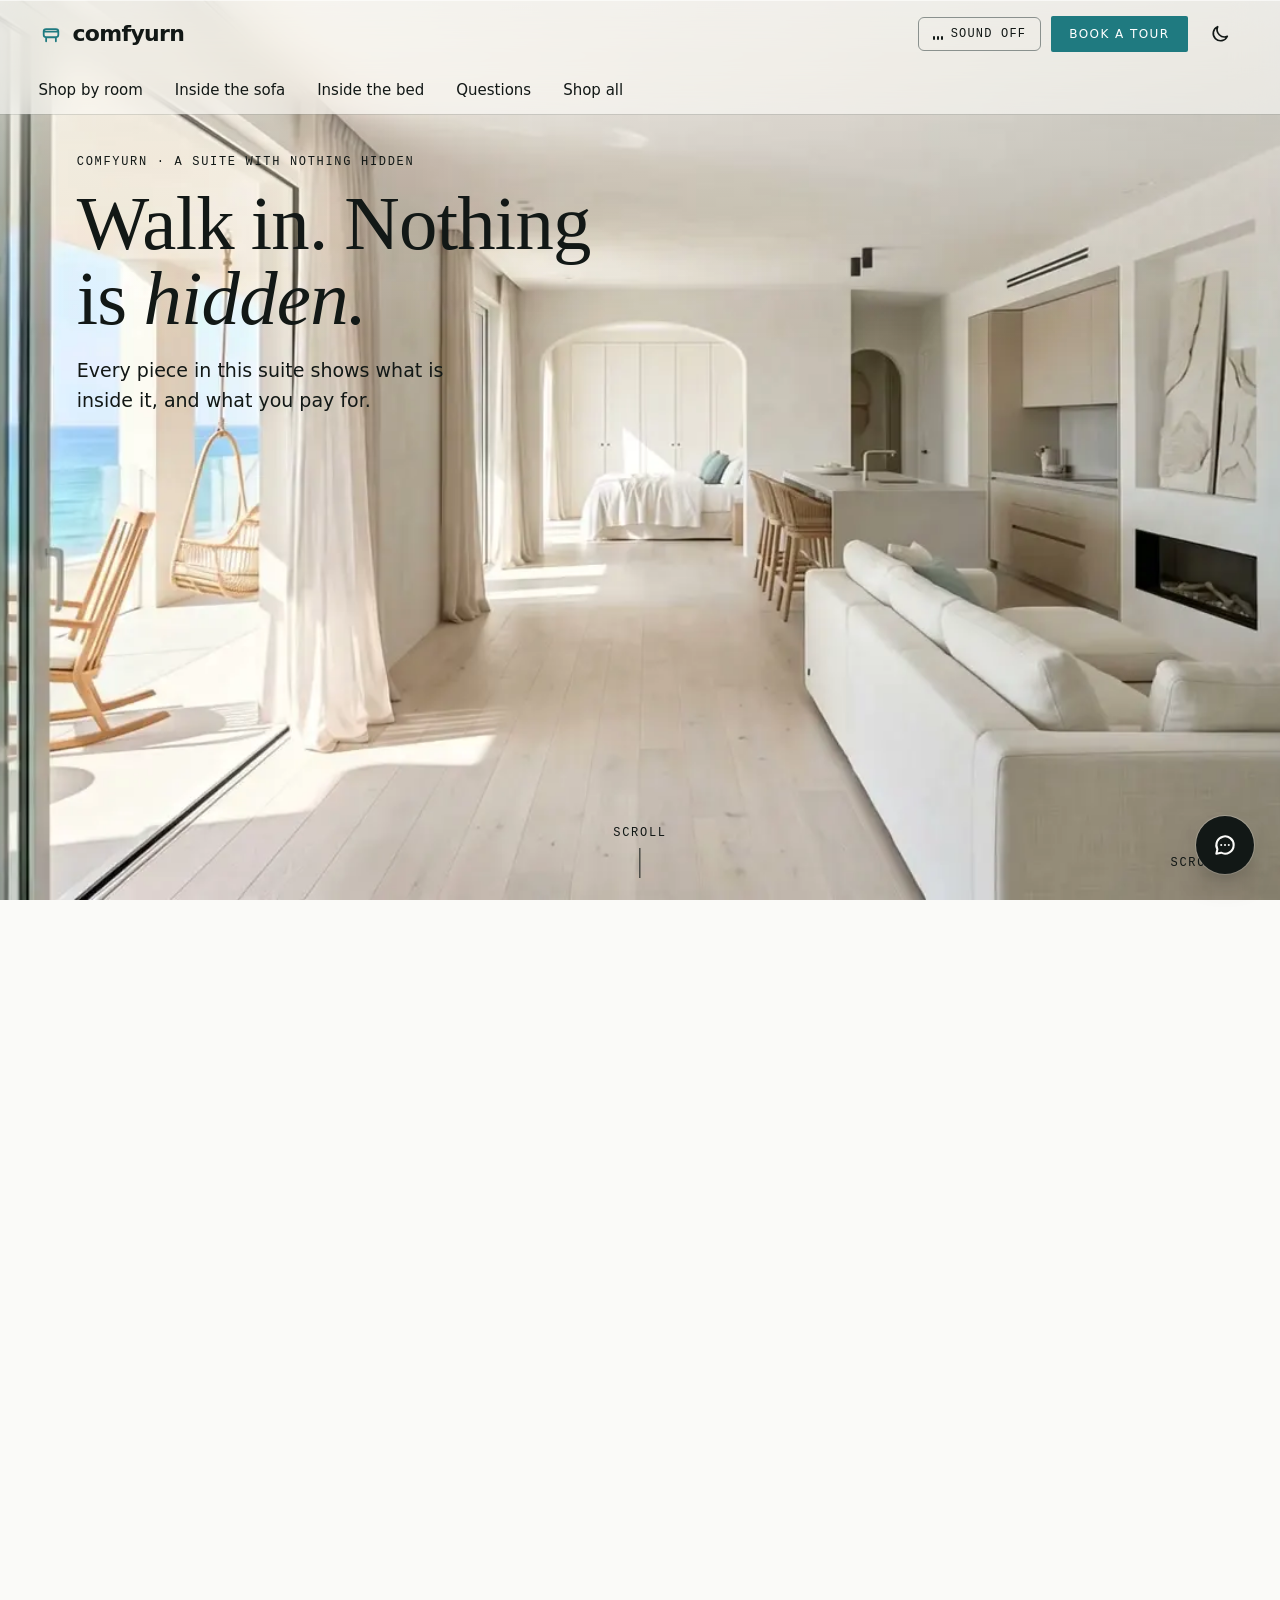
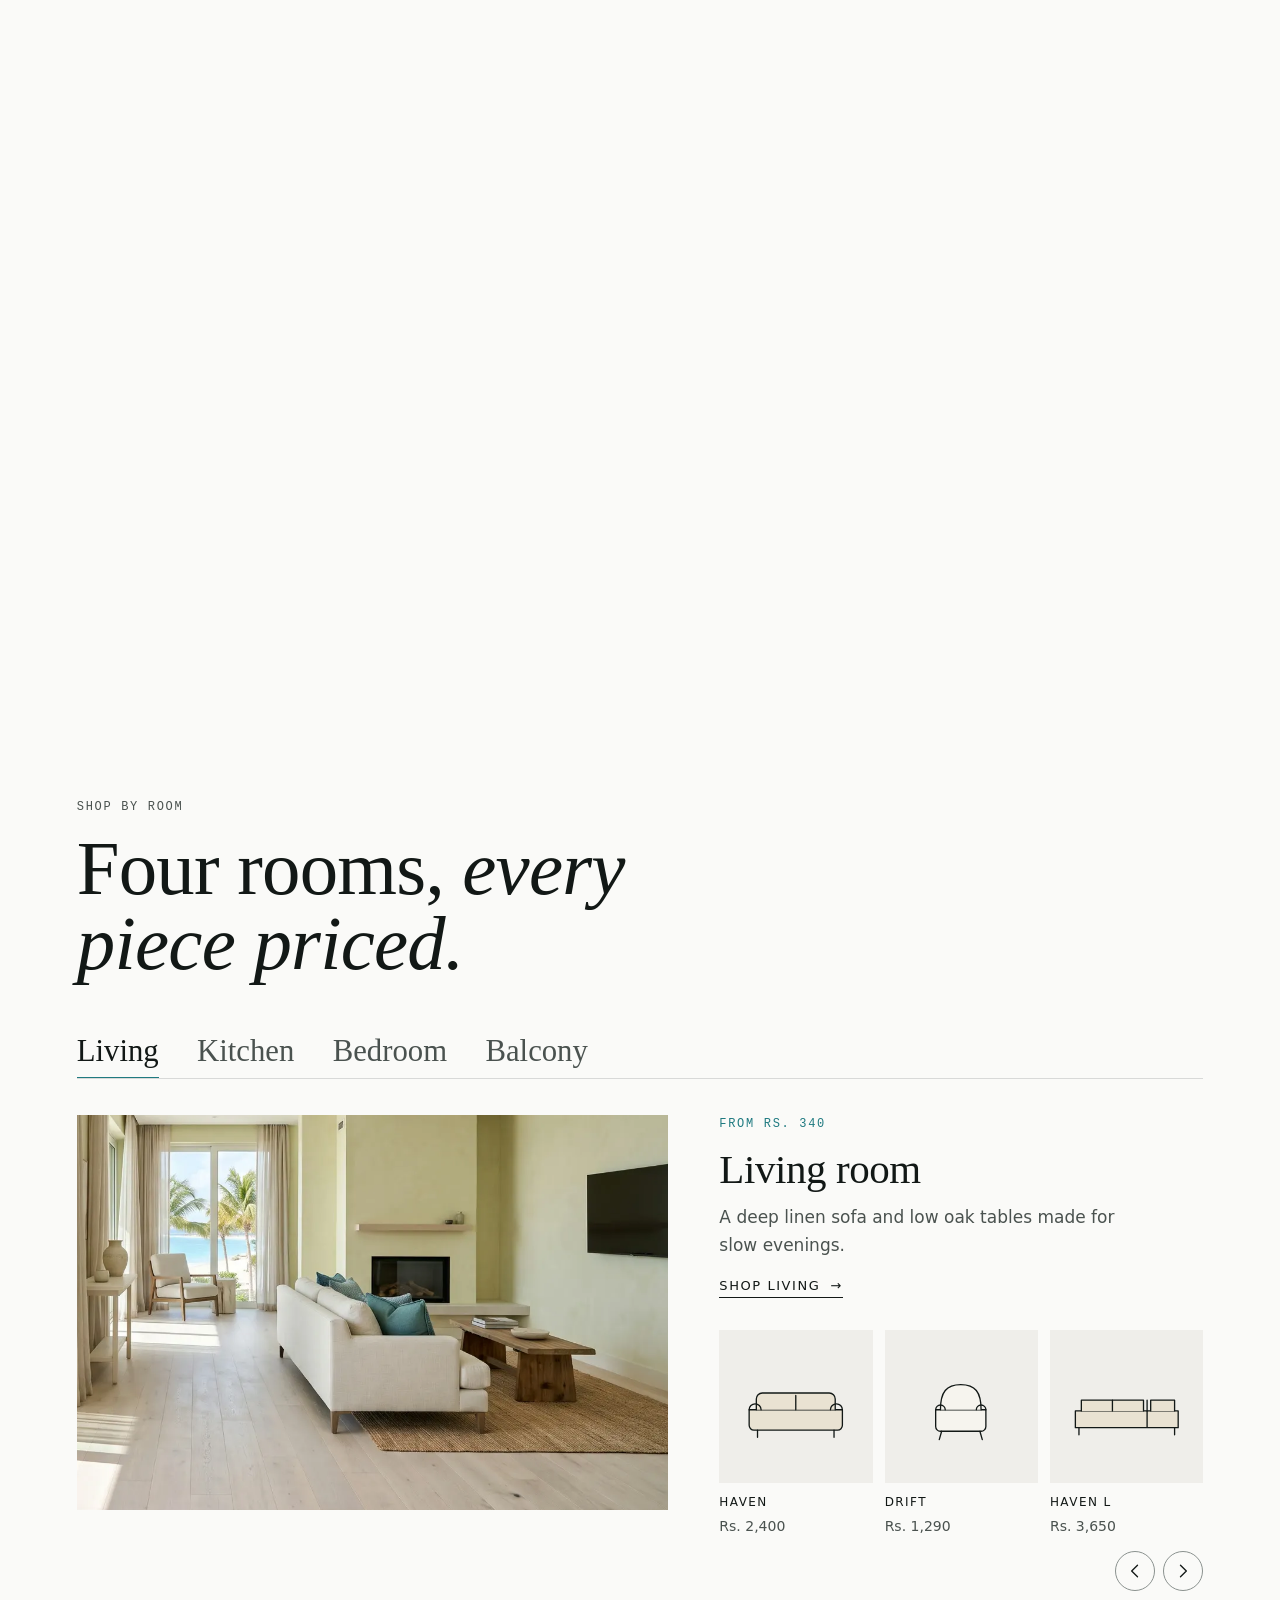
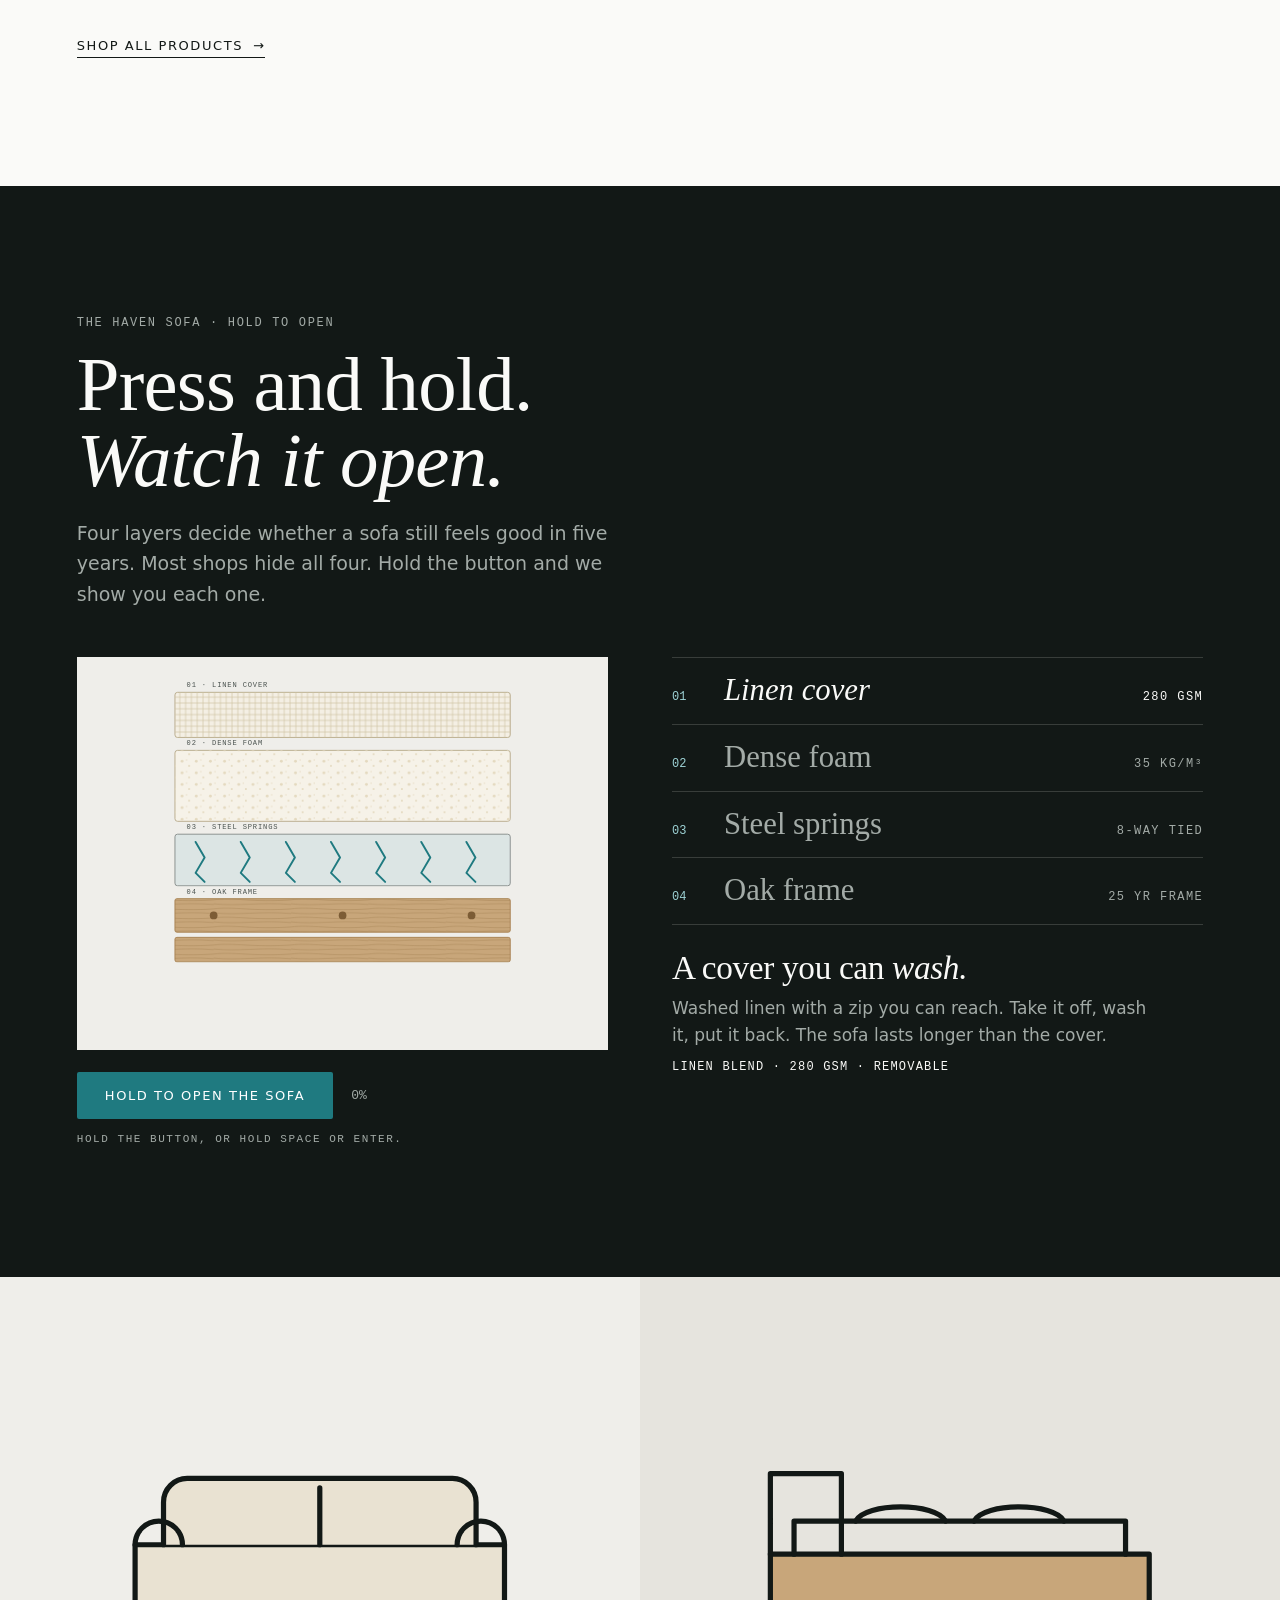
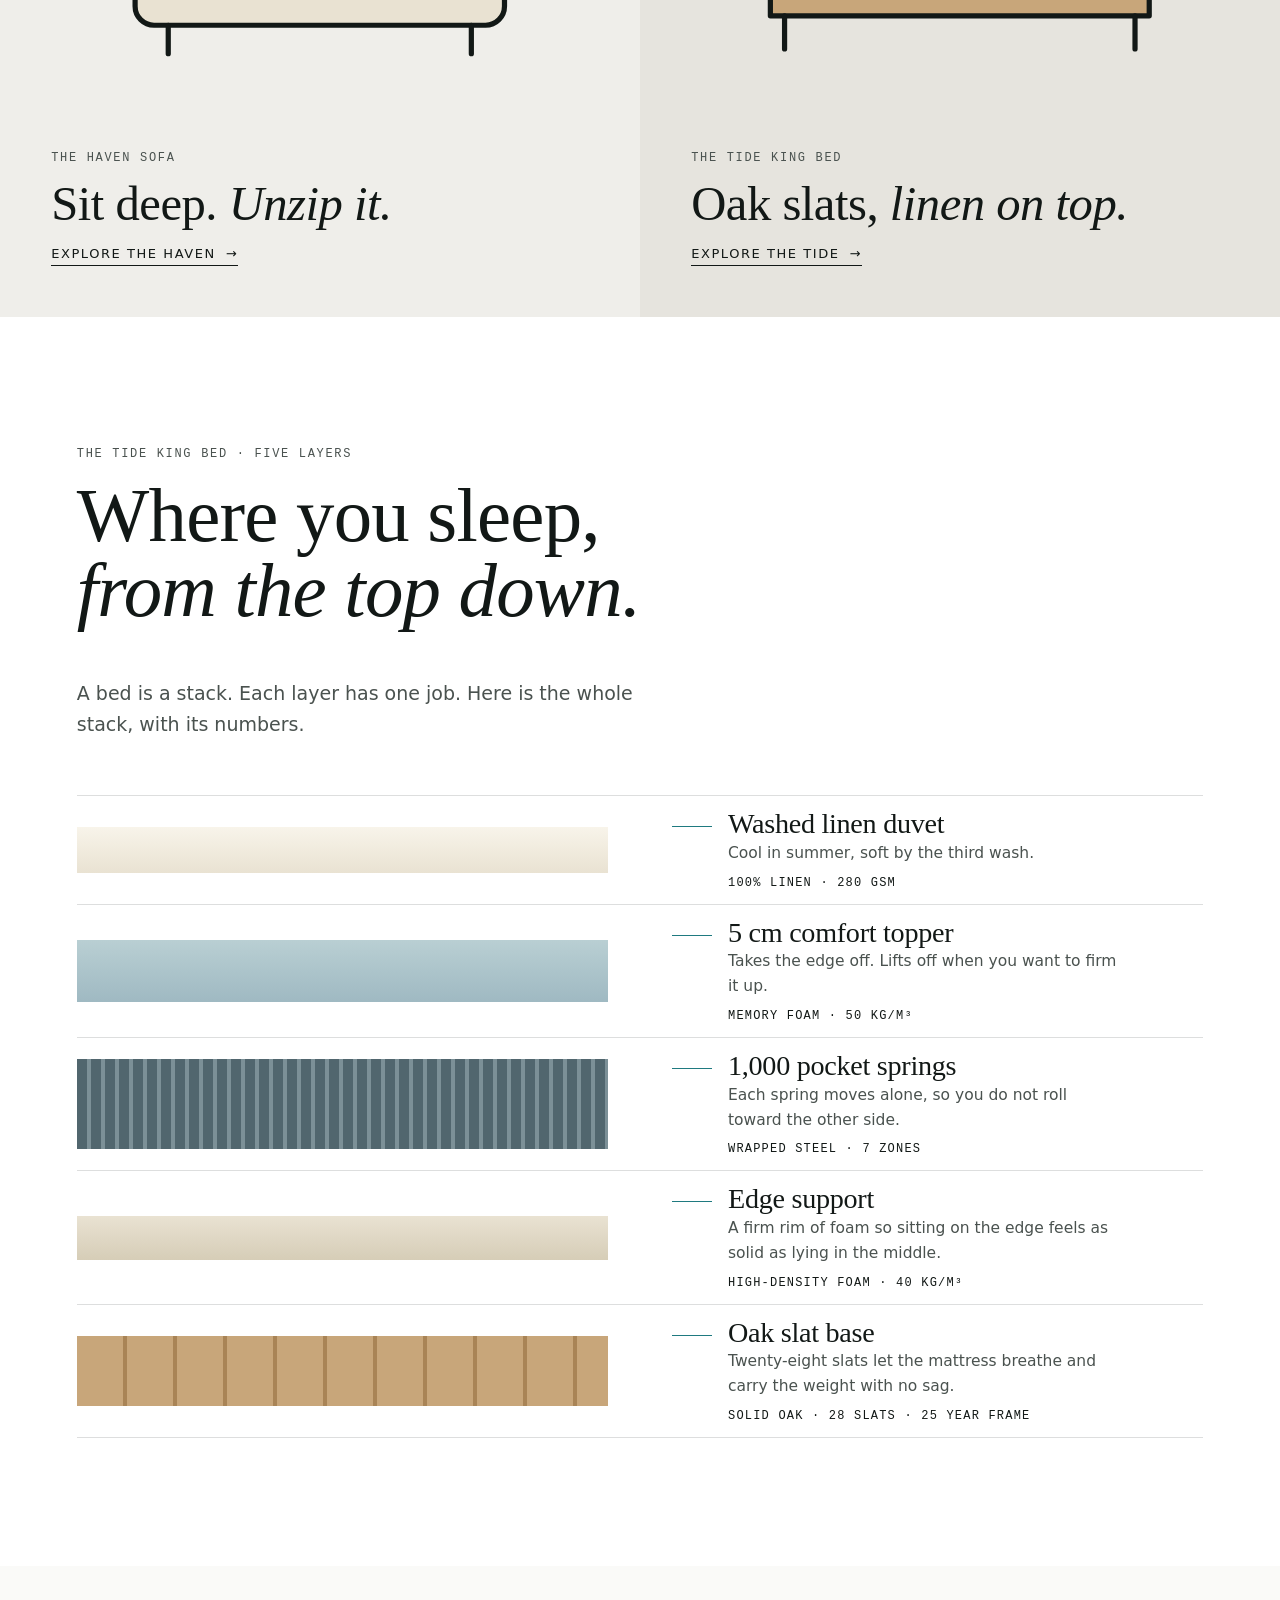
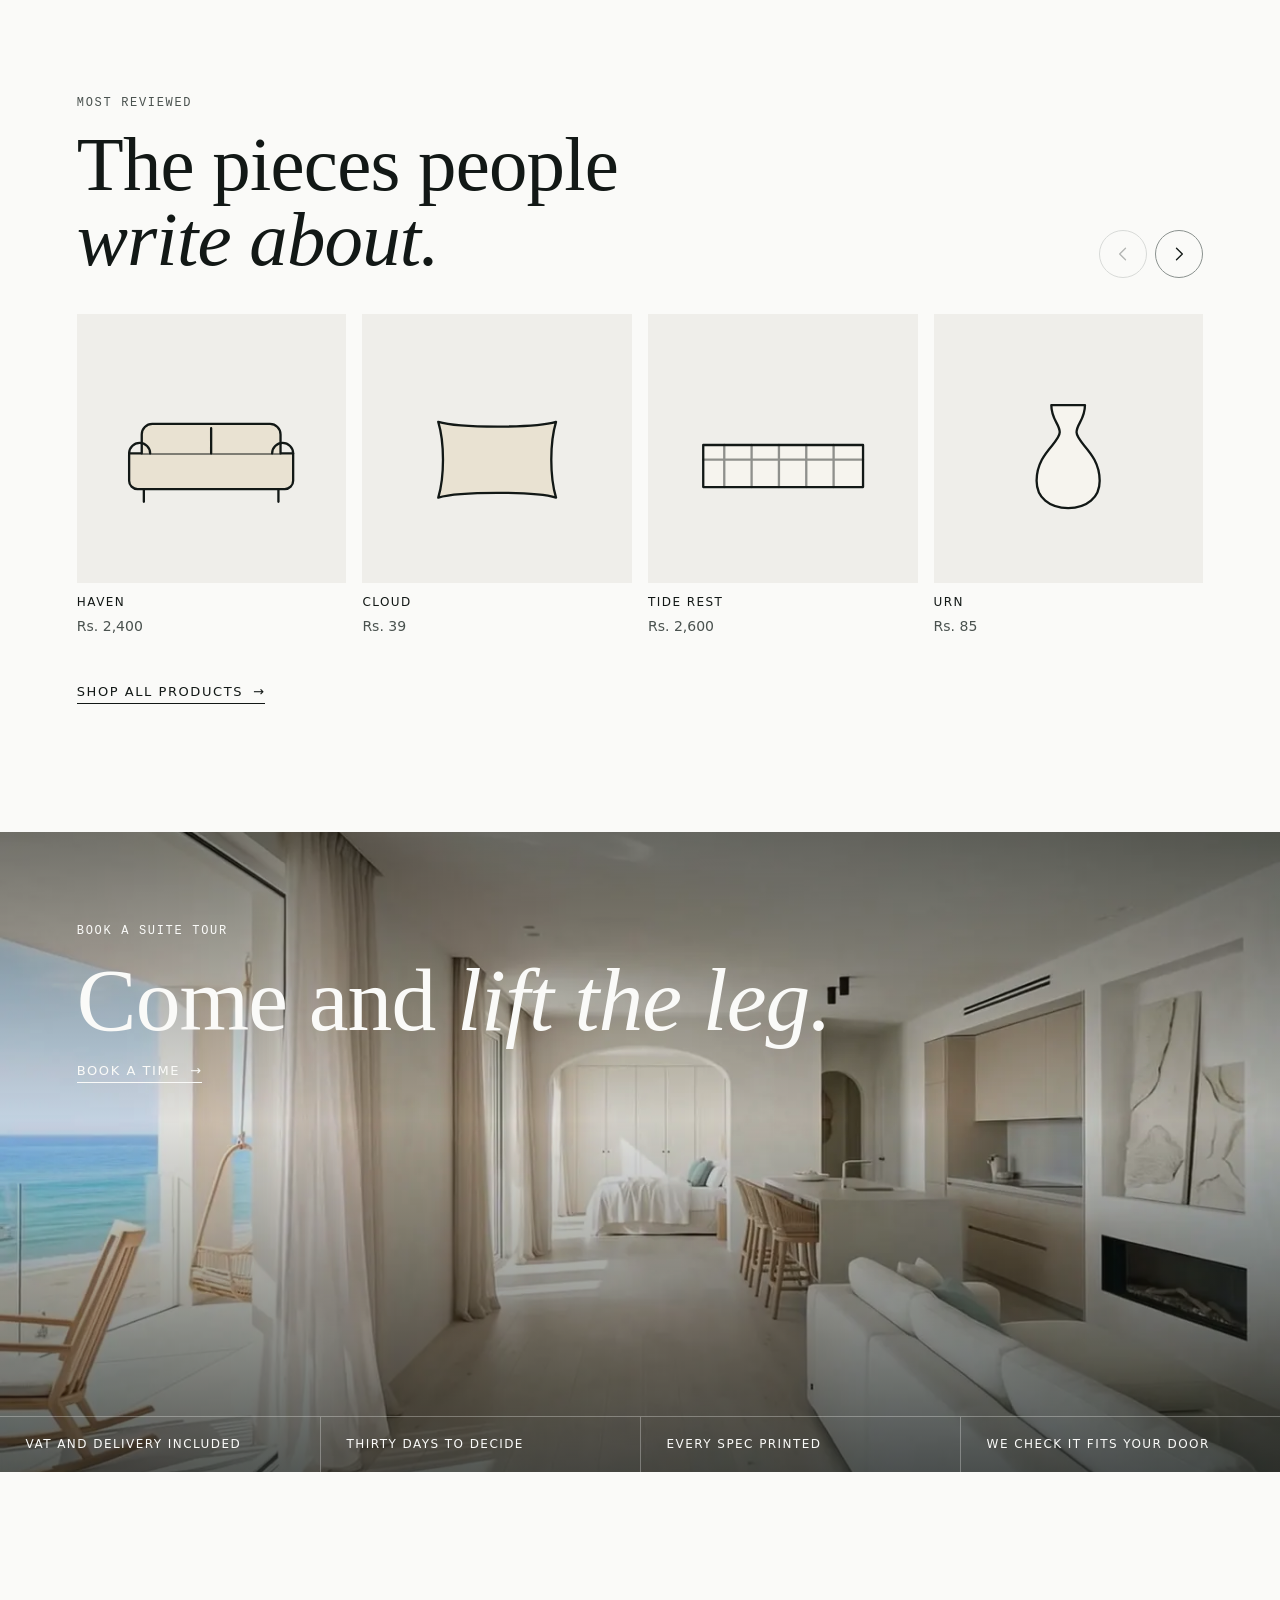
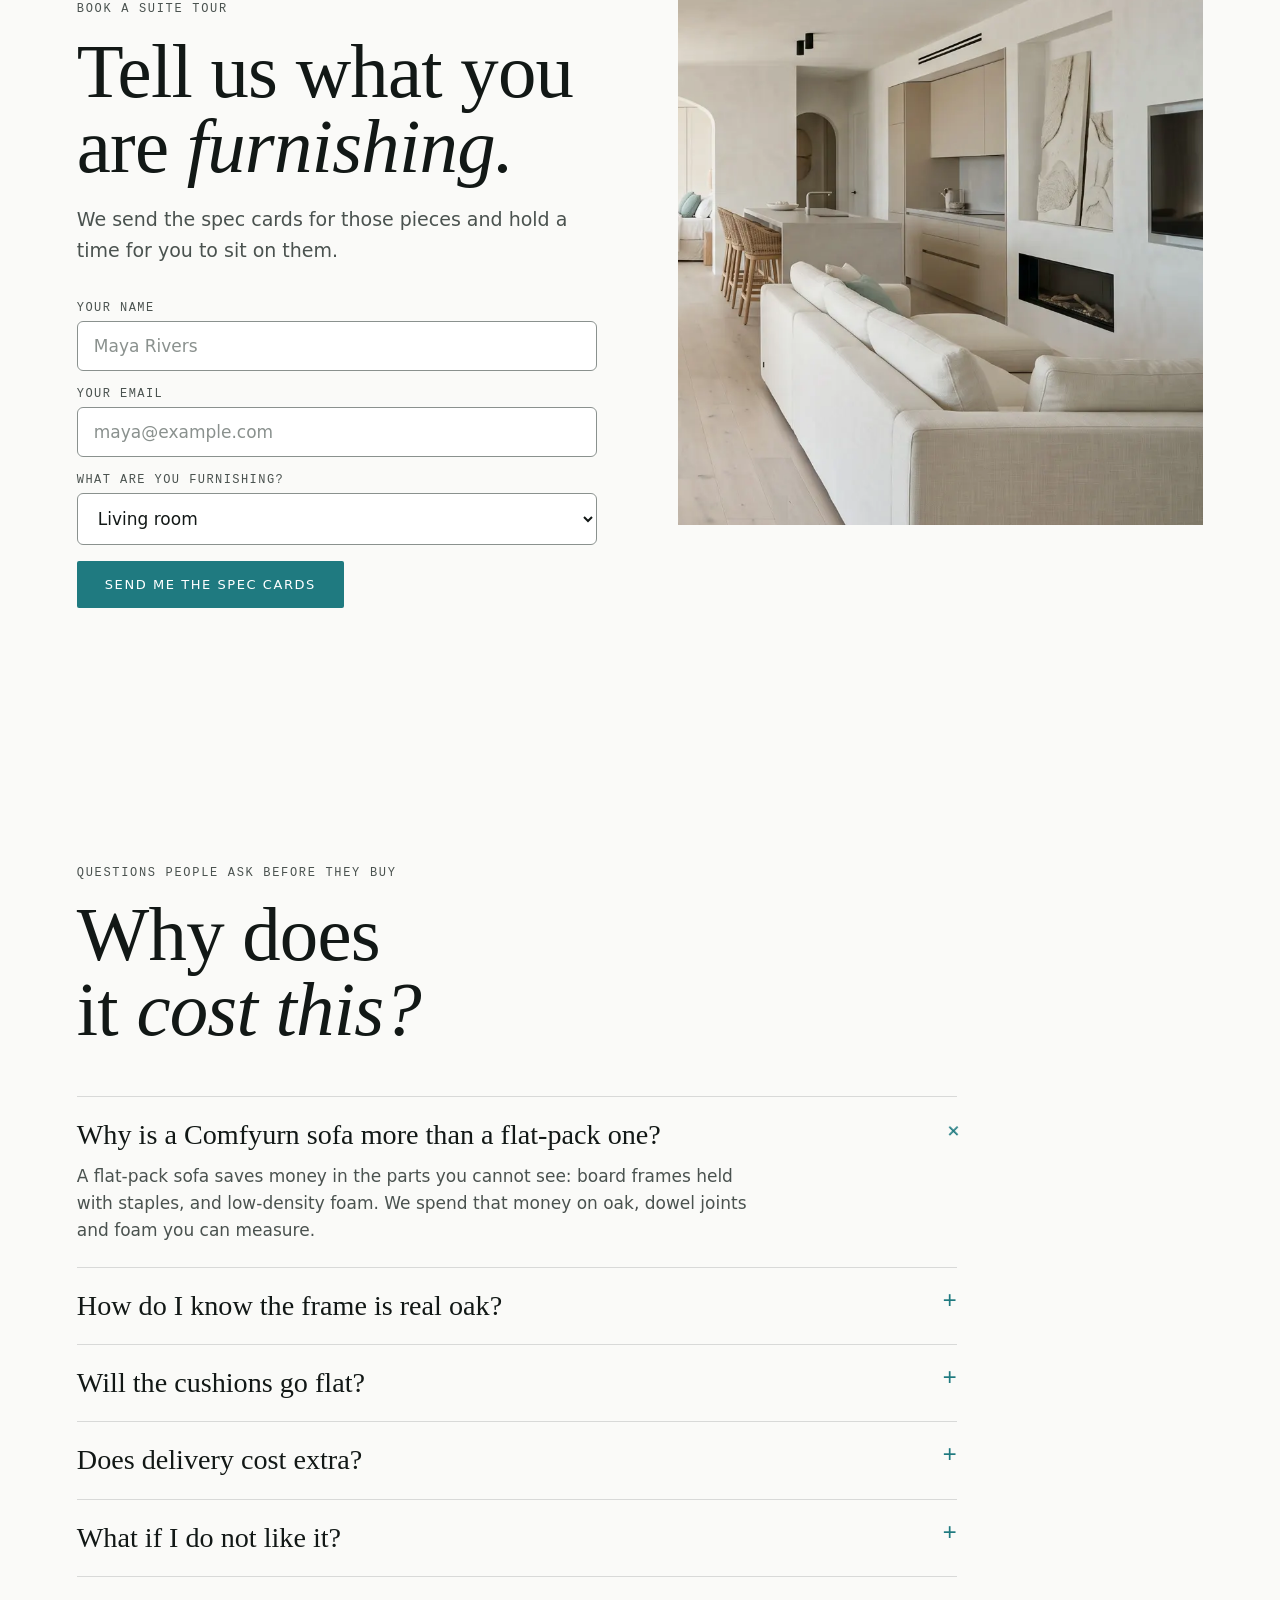
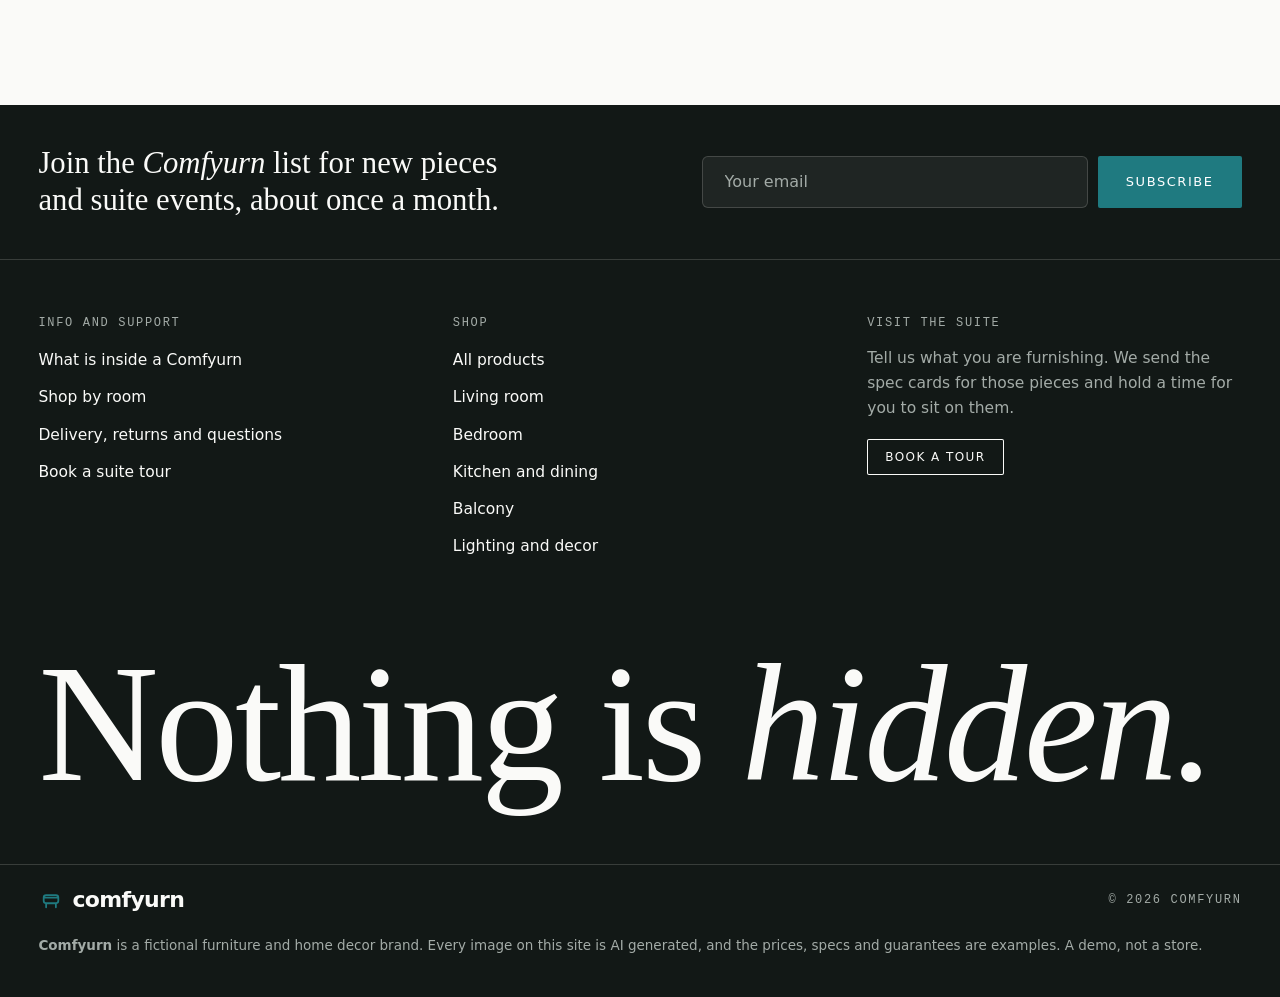
<file: comfyurn-site/index.html>
<!doctype html>
<html lang="en">
<head>
<meta charset="utf-8">
<meta name="viewport" content="width=device-width,initial-scale=1">
<!-- Content Security Policy: scripts only from this site, styles also from Google Fonts. Inline style attributes are
     allowed (the pages set crops and colours with them). Framing protection needs host headers: see README "Hosting headers" -->
<meta http-equiv="Content-Security-Policy" content="default-src 'self'; script-src 'self'; style-src 'self' 'unsafe-inline' https://fonts.googleapis.com; font-src https://fonts.gstatic.com; img-src 'self' data: blob:; media-src 'self' blob:; connect-src 'self'; object-src 'none'; base-uri 'self'; form-action 'self'">
<title>Comfyurn | Furniture with nothing hidden</title>
<meta name="description" content="Comfyurn is a fictional furniture and home decor brand. Walk a sunlit suite, then open up the sofa and the bed layer by layer.">
<meta name="theme-color" content="#FAFAF8">
<meta property="og:title" content="Comfyurn | Furniture with nothing hidden">
<meta property="og:description" content="Walk a sunlit suite. Then open up the sofa and the bed and see what is inside.">
<meta property="og:type" content="website">
<!-- DEPLOY STEP: patch og:image and og:url with the live absolute URL before zipping -->
<meta property="og:image" content="assets/images/hero-ending.jpg">
<meta property="og:url" content="">
<link rel="icon" href="data:image/svg+xml,%3Csvg xmlns='http://www.w3.org/2000/svg' viewBox='0 0 32 32'%3E%3Crect width='32' height='32' rx='8' fill='%23FAFAF8'/%3E%3Cpath d='M9 12h14v3a3 3 0 0 1-3 3h-8a3 3 0 0 1-3-3z M11 18v4M21 18v4' fill='none' stroke='%231F7A80' stroke-width='2.2' stroke-linecap='round'/%3E%3C/svg%3E">
<link rel="preconnect" href="https://fonts.googleapis.com">
<link rel="preconnect" href="https://fonts.gstatic.com" crossorigin>
<link href="https://fonts.googleapis.com/css2?family=DM+Mono:wght@400;500&family=DM+Sans:wght@400..600&family=Instrument+Serif:ital@0;1&display=swap" rel="stylesheet">
<!-- the scrolling hero paints one of these posters first: wide on landscape screens, the 9:16 cut on portrait ones.
     "no-preference" is "none of GATES" in hero-scrub.js, so the still hero (reduced motion) fetches neither. Keep them in step. -->
<link rel="preload" as="image" type="image/webp" href="assets/images/hero-poster.webp" media="(orientation: landscape) and (prefers-reduced-motion: no-preference)">
<link rel="preload" as="image" type="image/webp" href="assets/images/hero-poster-portrait.webp" media="(orientation: portrait) and (prefers-reduced-motion: no-preference)">
<link rel="stylesheet" href="css/base.css">
<link rel="stylesheet" href="css/home.css">
<!-- night mode: blocking on purpose, so the theme is set before first paint -->
<script src="js/site/theme.js"></script>
</head>
<body>
<a class="skip" href="#main">Skip to content</a>
<div class="env" aria-hidden="true"></div>

<header class="nav" id="nav">
  <div class="nbar">
    <button class="burger" id="navBtn" type="button" aria-expanded="false" aria-controls="navPanel" aria-label="Open menu" tabindex="-1"><svg viewBox="0 0 24 24" fill="none" stroke="currentColor" stroke-width="1.9" stroke-linecap="round" aria-hidden="true"><path class="m1" d="M4 7h16"/><path class="m2" d="M4 12h16"/><path class="m3" d="M4 17h16"/></svg></button>
    <a class="brand" href="#top" aria-label="Comfyurn home">
      <svg viewBox="0 0 32 32" aria-hidden="true"><path d="M7 13h18v4a3 3 0 0 1-3 3H10a3 3 0 0 1-3-3z M10 20v5M22 20v5M7 13a3 3 0 0 1 3-3h12a3 3 0 0 1 3 3" fill="none" stroke="#1F7A80" stroke-width="2.2" stroke-linecap="round" stroke-linejoin="round"/></svg>
      comfyurn
    </a>
    <div class="navr">
      <button class="snd" id="snd" type="button" aria-pressed="false" aria-label="Turn scroll sound on"><span class="eq" aria-hidden="true"><i></i><i></i><i></i></span><span class="sl">Sound off</span></button>
      <a class="btn sm" href="#book">Book a tour</a>
      <button class="theme-btn" id="themeBtn" type="button" aria-pressed="false" aria-label="Switch to night mode"></button>
    </div>
  </div>
  <div class="nlwrap"><nav class="nlinks" aria-label="Main">
    <a class="nl" href="#rooms">Shop by room</a>
    <a class="nl" href="#inside">Inside the sofa</a>
    <a class="nl" href="#bed">Inside the bed</a>
    <a class="nl" href="#questions">Questions</a>
    <a class="nl" href="products.html">Shop all</a>
  </nav></div>
  <div class="nav-panel" id="navPanel" hidden>
    <nav aria-label="Menu">
      <div class="mono">Explore the suite</div>
      <div class="np-links">
        <a class="nl" href="#rooms">Shop by room</a>
        <a class="nl" href="#inside">Inside the sofa</a>
        <a class="nl" href="#bed">Inside the bed</a>
        <a class="nl" href="#questions">Questions</a>
        <a class="nl" href="products.html">Shop all</a>
      </div>
    </nav>
  </div>
</header>

<main id="main" tabindex="-1">
<span id="top"></span>

<!-- SCRUB HERO -->
<section class="hero" id="hero" aria-label="Walk through the Comfyurn suite">
  <div class="stage" id="stage">
    <div class="poster" id="poster" aria-hidden="true"></div>
    <video class="vid" id="vid" preload="none" muted playsinline aria-hidden="true" tabindex="-1"></video>
    <div class="wash" aria-hidden="true"></div>

    <div class="band" data-a="0" data-b="0.25">
      <div class="mono">Comfyurn · A suite with nothing hidden</div>
      <h1 data-split>Walk in. Nothing is <em>hidden.</em></h1>
      <p class="sub">Every piece in this suite shows what is inside it, and what you pay for.</p>
    </div>
    <div class="band" data-a="0.29" data-b="0.54">
      <div class="mono">01 · The frame</div>
      <h2 data-split>It starts with solid oak.</h2>
      <p class="sub">Kiln-dried oak joined with dowels and corner blocks. No staples. No board.</p>
    </div>
    <div class="band" data-a="0.58" data-b="0.79">
      <div class="mono">02 · The foam</div>
      <h2 data-split>A number you can check.</h2>
      <p class="sub">Seat foam at 35 kg per cubic meter. We print the number, not a promise.</p>
    </div>
    <div class="band" data-a="0.83" data-b="1" data-last>
      <div class="mono">03 · Your turn</div>
      <h2 data-split>Now come closer.</h2>
      <p class="sub">Scroll on. We open up the sofa and the bed, layer by layer.</p>
      <div class="cta-row"><a class="tlink" href="#inside">See inside</a></div>
    </div>

    <svg class="ring" id="ring" viewBox="0 0 48 48" aria-hidden="true"><circle cx="24" cy="24" r="20" fill="none" stroke="currentColor" stroke-width="3" stroke-dasharray="126" style="stroke-dashoffset:var(--ld,126)"/></svg>
    <div class="chev" aria-hidden="true">SCROLL ↓</div>
    <div class="cue mono" id="cue" aria-hidden="true">SCROLL<i></i></div>
    <button class="vpause" id="heroPause" type="button" aria-pressed="false" aria-label="Pause the video"><svg viewBox="0 0 24 24" fill="currentColor" aria-hidden="true"><path class="ip" d="M7 5h3.5v14H7zM13.5 5H17v14h-3.5z"/><path class="ipl" d="M8 5v14l11-7z"/></svg></button>
  </div>
</section>

<!-- STATIC HERO -->
<section class="static-hero" aria-label="Comfyurn">
  <img src="assets/images/hero-ending.webp" srcset="assets/images/hero-ending-960.webp 960w, assets/images/hero-ending.webp 1376w" sizes="100vw" alt="A bright beachfront suite with a long sofa, a stone bar island, and a hallway leading to a bedroom" width="1376" height="768" loading="lazy" decoding="async">
  <div class="inner">
    <div class="mono">Comfyurn · A suite with nothing hidden</div>
    <h1>Walk in. Nothing is <em>hidden.</em></h1>
    <p>Every piece in this suite shows what is inside it, and what you pay for.</p>
    <a class="tlink" href="#inside">See inside</a>
  </div>
</section>

<!-- SHOP BY ROOM -->
<section class="s" id="rooms" aria-labelledby="roomsH">
  <div class="wrap">
    <div class="mono">Shop by room</div>
    <h2 class="big" id="roomsH">Four rooms, <em>every piece priced.</em></h2>
    <div class="rtabs" role="tablist" aria-label="Rooms">
      <button type="button" role="tab" id="rt-living" aria-selected="true" aria-controls="roomPanel" data-room="living">Living</button>
      <button type="button" role="tab" id="rt-kitchen" aria-selected="false" aria-controls="roomPanel" data-room="kitchen" tabindex="-1">Kitchen</button>
      <button type="button" role="tab" id="rt-bedroom" aria-selected="false" aria-controls="roomPanel" data-room="bedroom" tabindex="-1">Bedroom</button>
      <button type="button" role="tab" id="rt-balcony" aria-selected="false" aria-controls="roomPanel" data-room="balcony" tabindex="-1">Balcony</button>
    </div>
    <div class="rpanel" id="roomPanel" role="tabpanel" aria-labelledby="rt-living" tabindex="0">
      <div class="rp-img"><img src="assets/images/balcony.webp" alt="The living area: a linen sofa and an oak coffee table on a jute rug" width="1920" height="1072" loading="lazy" decoding="async" style="object-position:88% 74%;transform-origin:88% 74%;--z:1.6"></div>
      <div class="rp-txt">
        <div class="mono rp-from"></div>
        <h3>Living room</h3>
        <p>A deep linen sofa and low oak tables made for slow evenings.</p>
        <a class="tlink" href="products.html#living">Shop living</a>
        <div class="rp-loop">
          <div class="rp-thumbs" id="roomThumbs"></div>
        </div>
        <div class="rp-arrows"><button class="arrow" id="roomPrev" type="button" aria-controls="roomThumbs" aria-label="Previous pieces" hidden><svg viewBox="0 0 24 24" fill="none" stroke="currentColor" stroke-width="1.6" stroke-linecap="round" stroke-linejoin="round" aria-hidden="true"><path d="M15 5l-7 7 7 7"/></svg></button><button class="arrow" id="roomNext" type="button" aria-controls="roomThumbs" aria-label="Next pieces" hidden><svg viewBox="0 0 24 24" fill="none" stroke="currentColor" stroke-width="1.6" stroke-linecap="round" stroke-linejoin="round" aria-hidden="true"><path d="M9 5l7 7-7 7"/></svg></button></div>
      </div>
    </div>
    <p class="band-foot"><a class="tlink" href="products.html">Shop all products</a></p>
  </div>
</section>

<!-- INSIDE THE SOFA (dark band) -->
<section class="s dark reveal" id="inside">
  <div class="wrap">
    <div class="part" style="--i:0"><div class="mono">The Haven sofa · Hold to open</div></div>
    <h2 class="big part" style="--i:1">Press and hold. <em>Watch it open.</em></h2>
    <p class="lede part" style="--i:2">Four layers decide whether a sofa still feels good in five years. Most shops hide all four. Hold the button and we show you each one.</p>

    <div class="sofa-grid part" style="--i:3">
      <div>
        <div class="lab" id="lab">
          <svg viewBox="30 30 580 560" role="img" aria-label="A sofa cushion pulled apart into four layers: linen cover, dense foam, steel springs, and an oak frame">
            <defs>
              <pattern id="weave" width="9" height="9" patternUnits="userSpaceOnUse"><path d="M0 4.5h9M4.5 0v9" stroke="#CDBF9F" stroke-width="1"/></pattern>
              <pattern id="pores" width="22" height="18" patternUnits="userSpaceOnUse"><circle cx="5" cy="5" r="2.2" fill="#E4D9BF"/><circle cx="16" cy="12" r="1.6" fill="#E4D9BF"/><circle cx="12" cy="3" r="1" fill="#E4D9BF"/></pattern>
              <pattern id="grain" width="120" height="14" patternUnits="userSpaceOnUse"><path d="M0 4c30-4 60 4 120 0M0 10c40 4 70-3 120 1" fill="none" stroke="#9A7647" stroke-width="1" opacity=".55"/></pattern>
            </defs>
            <g class="layer" data-i="0"><rect x="60" y="60" width="520" height="70" rx="4" fill="#F4EFE4" stroke="#B9AD8F" stroke-width="1.5"/><rect x="60" y="60" width="520" height="70" rx="4" fill="url(#weave)"/><text x="78" y="52">01 · LINEN COVER</text></g>
            <g class="layer" data-i="1"><rect x="60" y="150" width="520" height="110" rx="4" fill="#F6F2E8" stroke="#B9AD8F" stroke-width="1.5"/><rect x="60" y="150" width="520" height="110" rx="4" fill="url(#pores)"/><text x="78" y="142">02 · DENSE FOAM</text></g>
            <g class="layer" data-i="2"><rect x="60" y="280" width="520" height="80" rx="4" fill="#DCE5E4" stroke="#8A918E" stroke-width="1.5"/>
              <g fill="none" stroke="#1F7A80" stroke-width="3" stroke-linecap="round" stroke-linejoin="round">
                <path d="M92 292l14 24-14 24 14 14"/><path d="M162 292l14 24-14 24 14 14"/><path d="M232 292l14 24-14 24 14 14"/><path d="M302 292l14 24-14 24 14 14"/><path d="M372 292l14 24-14 24 14 14"/><path d="M442 292l14 24-14 24 14 14"/><path d="M512 292l14 24-14 24 14 14"/>
              </g><text x="78" y="272">03 · STEEL SPRINGS</text></g>
            <g class="layer" data-i="3"><rect x="60" y="380" width="520" height="52" rx="3" fill="#C8A67A" stroke="#A98456" stroke-width="1.5"/><rect x="60" y="380" width="520" height="52" rx="3" fill="url(#grain)"/>
              <rect x="60" y="440" width="520" height="38" rx="3" fill="#C8A67A" stroke="#A98456" stroke-width="1.5"/><rect x="60" y="440" width="520" height="38" rx="3" fill="url(#grain)"/>
              <g fill="#7C5C35"><circle cx="120" cy="406" r="6"/><circle cx="320" cy="406" r="6"/><circle cx="520" cy="406" r="6"/></g><text x="78" y="372">04 · OAK FRAME</text></g>
          </svg>
        </div>
        <div class="holdbar">
          <button class="btn hold" id="hold" type="button" aria-describedby="holdhelp"><span class="fill" aria-hidden="true"></span><span id="holdlabel">Hold to open the sofa</span></button>
          <div class="pct" id="pct" role="status" aria-live="off">0%</div>
        </div>
        <p id="holdhelp" class="mono">Hold the button, or hold Space or Enter.</p>
      </div>

      <div class="layers">
        <div class="ltabs" id="layers" role="tablist" aria-label="Sofa layers" aria-orientation="vertical">
          <button type="button" role="tab" id="lt-0" aria-selected="true" aria-controls="layerPanel" data-i="0"><span class="n">01</span><span class="lt-name">Linen cover</span><span class="lt-spec">280 gsm</span></button>
          <button type="button" role="tab" id="lt-1" aria-selected="false" aria-controls="layerPanel" data-i="1" tabindex="-1"><span class="n">02</span><span class="lt-name">Dense foam</span><span class="lt-spec">35 kg/m³</span></button>
          <button type="button" role="tab" id="lt-2" aria-selected="false" aria-controls="layerPanel" data-i="2" tabindex="-1"><span class="n">03</span><span class="lt-name">Steel springs</span><span class="lt-spec">8-way tied</span></button>
          <button type="button" role="tab" id="lt-3" aria-selected="false" aria-controls="layerPanel" data-i="3" tabindex="-1"><span class="n">04</span><span class="lt-name">Oak frame</span><span class="lt-spec">25 yr frame</span></button>
        </div>
        <div class="lpanel" id="layerPanel" role="tabpanel" aria-labelledby="lt-0" tabindex="0">
          <div data-i="0"><h3>A cover you can <em>wash.</em></h3><p>Washed linen with a zip you can reach. Take it off, wash it, put it back. The sofa lasts longer than the cover.</p><div class="spec">Linen blend · 280 gsm · removable</div></div>
          <div data-i="1"><h3>Foam that <em>bounces back.</em></h3><p>Dense core foam wrapped in soft fiber. This is the layer that goes flat first in cheap sofas, so we say its number out loud.</p><div class="spec">35 kg/m³ core · 10 year bounce guarantee</div></div>
          <div data-i="2"><h3>Springs under <em>the seat.</em></h3><p>Steel springs tied by hand, so your weight spreads across the seat instead of sinking in one spot.</p><div class="spec">8-way hand-tied · steel coil</div></div>
          <div data-i="3"><h3>An oak frame <em>that holds.</em></h3><p>Kiln-dried oak with dowel joints and corner blocks. The part that cracks in a cheap sofa is the part we over-build.</p><div class="spec">Solid kiln-dried oak · 25 year frame</div></div>
        </div>
      </div>
    </div>
  </div>
</section>

<!-- DIPTYCH: two square halves, edge to edge -->
<section class="diptych" aria-label="Two pieces to start with">
  <a href="product.html?id=haven&amp;room=living"><span class="dp-art" data-art="sofa" data-col="stone"></span><span class="dp-txt"><span class="mono">The Haven sofa</span><span class="dp-h">Sit deep. <em>Unzip it.</em></span><span class="tlink">Explore the Haven</span></span></a>
  <a href="product.html?id=tide&amp;room=bedroom"><span class="dp-art" data-art="bed" data-col="oak"></span><span class="dp-txt"><span class="mono">The Tide king bed</span><span class="dp-h">Oak slats, <em>linen on top.</em></span><span class="tlink">Explore the Tide</span></span></a>
</section>

<!-- INSIDE THE BED -->
<section class="s reveal" id="bed">
  <div class="wrap">
    <div class="bed-head">
      <div>
        <div class="part" style="--i:0"><div class="mono">The Tide king bed · Five layers</div></div>
        <h2 class="big part" style="--i:1">Where you sleep, <em>from the top down.</em></h2>
      </div>
      <p class="lede part" style="--i:2">A bed is a stack. Each layer has one job. Here is the whole stack, with its numbers.</p>
    </div>
    <div class="stack" id="stack">
      <div class="row"><div class="slab s1" style="--i:0;--h:46px"></div><div class="txt" style="--i:0"><h3>Washed linen duvet</h3><p>Cool in summer, soft by the third wash.</p><div class="spec">100% linen · 280 gsm</div></div></div>
      <div class="row"><div class="slab s2" style="--i:1;--h:62px"></div><div class="txt" style="--i:1"><h3>5 cm comfort topper</h3><p>Takes the edge off. Lifts off when you want to firm it up.</p><div class="spec">Memory foam · 50 kg/m³</div></div></div>
      <div class="row"><div class="slab s3" style="--i:2;--h:90px"></div><div class="txt" style="--i:2"><h3>1,000 pocket springs</h3><p>Each spring moves alone, so you do not roll toward the other side.</p><div class="spec">Wrapped steel · 7 zones</div></div></div>
      <div class="row"><div class="slab s4" style="--i:3;--h:44px"></div><div class="txt" style="--i:3"><h3>Edge support</h3><p>A firm rim of foam so sitting on the edge feels as solid as lying in the middle.</p><div class="spec">High-density foam · 40 kg/m³</div></div></div>
      <div class="row"><div class="slab s5" style="--i:4;--h:70px"></div><div class="txt" style="--i:4"><h3>Oak slat base</h3><p>Twenty-eight slats let the mattress breathe and carry the weight with no sag.</p><div class="spec">Solid oak · 28 slats · 25 year frame</div></div></div>
    </div>
  </div>
</section>

<!-- MOST REVIEWED (carousel) -->
<section class="s" id="lifted" aria-labelledby="liftH">
  <div class="wrap">
    <div class="lift-head">
      <div>
        <div class="mono">Most reviewed</div>
        <h2 class="big" id="liftH">The pieces people <em>write about.</em></h2>
      </div>
      <div class="arrows">
        <button class="arrow" id="liftPrev" type="button" aria-controls="liftTrack" aria-label="Previous pieces" aria-disabled="true"><svg viewBox="0 0 24 24" fill="none" stroke="currentColor" stroke-width="1.6" stroke-linecap="round" stroke-linejoin="round" aria-hidden="true"><path d="M15 5l-7 7 7 7"/></svg></button>
        <button class="arrow" id="liftNext" type="button" aria-controls="liftTrack" aria-label="Next pieces"><svg viewBox="0 0 24 24" fill="none" stroke="currentColor" stroke-width="1.6" stroke-linecap="round" stroke-linejoin="round" aria-hidden="true"><path d="M9 5l7 7-7 7"/></svg></button>
      </div>
    </div>
    <ul class="track" id="liftTrack" aria-label="Most reviewed pieces"></ul>
    <p class="band-foot"><a class="tlink" href="products.html">Shop all products</a></p>
  </div>
</section>

<!-- VISIT: the suite, 2:1, with the service row -->
<section class="visit-band" aria-labelledby="visitH">
  <img src="assets/images/hero-ending.webp" srcset="assets/images/hero-ending-960.webp 960w, assets/images/hero-ending.webp 1376w" sizes="100vw" alt="" width="1376" height="768" loading="lazy" decoding="async">
  <div class="vb-in">
    <div class="mono">Book a suite tour</div>
    <h2 id="visitH">Come and <em>lift the leg.</em></h2>
    <a class="tlink" href="#book">Book a time</a>
  </div>
  <ul class="services">
    <li>VAT and delivery included</li>
    <li>Thirty days to decide</li>
    <li>Every spec printed</li>
    <li>We check it fits your door</li>
  </ul>
</section>

<!-- BOOK -->
<section class="s" id="book">
  <div class="wrap book-grid">
    <div class="reveal">
      <div class="part" style="--i:0"><div class="mono">Book a suite tour</div></div>
      <h2 class="big part" style="--i:1">Tell us what you are <em>furnishing.</em></h2>
      <p class="lede part" style="--i:2">We send the spec cards for those pieces and hold a time for you to sit on them.</p>
      <!-- the send button starts off and book-form.js switches it on: without JavaScript nothing can be sent (a static host
           rejects a POST, and a GET would put the name and email in the address bar and server logs) -->
      <form class="form" id="form" method="post" action="#book" novalidate>
        <noscript><p class="form-note">This is a demo. Booking needs JavaScript, so the button stays off, and nothing you type here is sent anywhere.</p></noscript>
        <label>Your name<input name="name" autocomplete="name" placeholder="Maya Rivers" required></label>
        <label>Your email<input name="email" type="email" autocomplete="email" placeholder="maya@example.com" required></label>
        <label>What are you furnishing?
          <select name="room"><option>Living room</option><option>Bedroom</option><option>Kitchen and dining</option><option>Balcony</option><option>The whole home</option></select>
        </label>
        <button class="btn" type="submit" disabled>Send me the spec cards</button>   <!-- book-form.js switches it on -->
      </form>
      <div class="thanks" id="thanks" role="status" tabindex="-1"><h3>Thank <em>you.</em></h3><p>This is a demo site for a fictional brand, so nothing was sent. On a real Comfyurn site, your spec cards would arrive by email.</p></div>
    </div>
    <div class="book-ph"><img src="assets/images/suite.webp" alt="The suite sofa in morning light" width="1920" height="1072" loading="lazy" decoding="async" style="object-position:92% 90%;transform-origin:92% 90%;--z:1.34"></div>
  </div>
</section>

<!-- FAQ -->
<section class="s reveal" id="questions">
  <div class="wrap">
    <div class="part" style="--i:0"><div class="mono">Questions people ask before they buy</div></div>
    <h2 class="big part" style="--i:1">Why does it <em>cost this?</em></h2>
    <div class="faq part" style="--i:2">
      <details open><summary>Why is a Comfyurn sofa more than a flat-pack one?</summary><p>A flat-pack sofa saves money in the parts you cannot see: board frames held with staples, and low-density foam. We spend that money on oak, dowel joints and foam you can measure.</p></details>
      <details><summary>How do I know the frame is real oak?</summary><p>We list the wood and the joint type on every spec card. At the showroom you can lift one front leg. A solid frame lifts the other leg with it. A weak one twists.</p></details>
      <details><summary>Will the cushions go flat?</summary><p>Foam density is the number that decides this. Our seat foam is 35 kg per cubic meter, and we guarantee its bounce for ten years. The cover unzips so you can turn or replace the foam, not the sofa.</p></details>
      <details><summary>Does delivery cost extra?</summary><p>Delivery and showroom costs are already in the price, not a surprise at checkout. Before you pay, we confirm the piece fits through your door and your stairs.</p></details>
      <details><summary>What if I do not like it?</summary><p>Sit on it for thirty days. If it is not right, we collect it and refund you.</p></details>
    </div>
  </div>
</section>
</main>

<footer class="site-foot" id="foot">
  <p class="foot-note"><b>Comfyurn</b> is a fictional furniture and home decor brand. Every image on this site is AI generated, and the prices, specs and guarantees are examples. A demo, not a store.</p>
</footer>

<script src="js/site/util.js" defer></script>
<script src="js/site/condense.js" defer></script>
<script src="js/data/catalog.js" defer></script>
<script src="js/shop/line-art.js" defer></script>
<script src="js/shop/ui.js" defer></script>
<script src="js/site/tabs.js" defer></script>
<script src="js/site/carousel.js" defer></script>
<script src="js/home/nav-menu.js" defer></script>
<script src="js/home/entrances.js" defer></script>
<script src="js/home/hero-scrub.js" defer></script>
<script src="js/home/sofa-hold.js" defer></script>
<script src="js/home/bands.js" defer></script>
<script src="js/home/book-form.js" defer></script>
<script src="js/home/scroll-sound.js" defer></script>
<script src="js/site/footer.js" defer></script>
<script src="js/site/help.js" defer></script>
<script src="js/site/signup.js" defer></script>
</body>
</html>
</file>
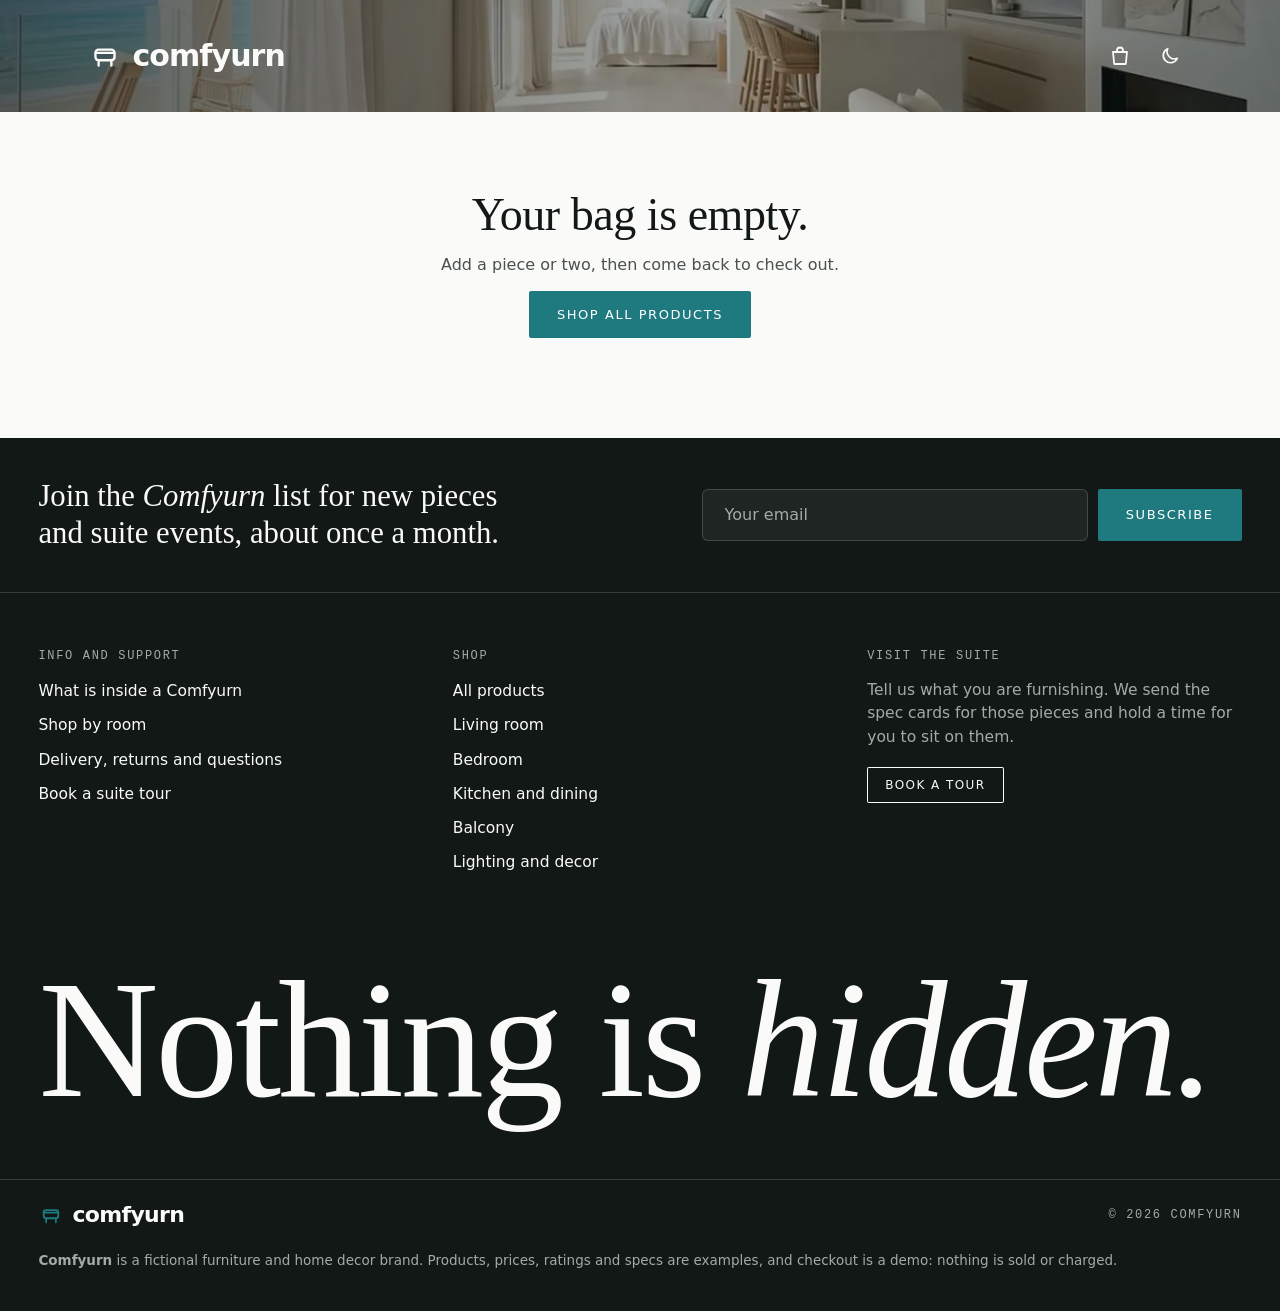
<file: comfyurn-site/checkout.html>
<!doctype html>
<html lang="en">
<head>
<meta charset="utf-8">
<meta name="viewport" content="width=device-width,initial-scale=1">
<!-- Content Security Policy: scripts only from this site, styles also from Google Fonts. Inline style attributes are
     allowed (the pages set crops and colours with them). Framing protection needs host headers: see README "Hosting headers" -->
<meta http-equiv="Content-Security-Policy" content="default-src 'self'; script-src 'self'; style-src 'self' 'unsafe-inline' https://fonts.googleapis.com; font-src https://fonts.gstatic.com; img-src 'self' data: blob:; media-src 'self' blob:; connect-src 'self'; object-src 'none'; base-uri 'self'; form-action 'self'">
<title>Checkout | Comfyurn</title>
<meta name="description" content="Check out your Comfyurn bag: contact, delivery or pickup, and a summary of your order.">
<meta name="robots" content="noindex">
<meta name="theme-color" content="#FAFAF8">
<link rel="icon" href="data:image/svg+xml,%3Csvg xmlns='http://www.w3.org/2000/svg' viewBox='0 0 32 32'%3E%3Crect width='32' height='32' rx='8' fill='%23FAFAF8'/%3E%3Cpath d='M9 12h14v3a3 3 0 0 1-3 3h-8a3 3 0 0 1-3-3z M11 18v4M21 18v4' fill='none' stroke='%231F7A80' stroke-width='2.2' stroke-linecap='round'/%3E%3C/svg%3E">
<link rel="preconnect" href="https://fonts.googleapis.com">
<link rel="preconnect" href="https://fonts.gstatic.com" crossorigin>
<link href="https://fonts.googleapis.com/css2?family=DM+Mono:wght@400;500&family=DM+Sans:wght@400..600&family=Instrument+Serif:ital@0;1&display=swap" rel="stylesheet">
<link rel="stylesheet" href="css/base.css">
<link rel="stylesheet" href="css/checkout.css">
<!-- night mode: blocking on purpose, so the theme is set before first paint -->
<script src="js/site/theme.js"></script>
</head>
<body data-page="checkout">
<a class="skip" href="#main">Skip to checkout</a>

<!-- checkout keeps its own quiet header: logo and a way back, no search or menus -->
<header class="co-top">
  <div class="co-top-in">
    <a class="brand" href="index.html" aria-label="Comfyurn home">
      <svg viewBox="0 0 32 32" aria-hidden="true"><path d="M7 13h18v4a3 3 0 0 1-3 3H10a3 3 0 0 1-3-3z M10 20v5M22 20v5M7 13a3 3 0 0 1 3-3h12a3 3 0 0 1 3 3" fill="none" stroke="currentColor" stroke-width="2.2" stroke-linecap="round" stroke-linejoin="round"/></svg>
      comfyurn
    </a>
    <div class="co-right">
      <a class="co-back" href="products.html" aria-label="Back to the shop"><svg viewBox="0 0 24 24" fill="none" stroke="currentColor" stroke-width="1.8" stroke-linecap="round" stroke-linejoin="round" aria-hidden="true"><path d="M5 8h14l-1.2 12H6.2z"/><path d="M9 8V6.5a3 3 0 0 1 6 0V8"/></svg></a>
      <button class="theme-btn" id="themeBtn" type="button" aria-pressed="false" aria-label="Switch to night mode"></button>
    </div>
  </div>
</header>

<main id="main" tabindex="-1">
  <div id="co" class="co"><p class="co-loading">Loading your bag…</p></div>
</main>

<footer class="site-foot" id="foot">
  <p class="foot-note"><b>Comfyurn</b> is a fictional furniture and home decor brand. Products, prices, ratings and specs are examples, and checkout is a demo: nothing is sold or charged.</p>
</footer>

<script src="js/site/util.js" defer></script>
<script src="js/data/catalog.js" defer></script>
<script src="js/shop/line-art.js" defer></script>
<script src="js/shop/ui.js" defer></script>
<script src="js/shop/store.js" defer></script>
<script src="js/shop/slip.js" defer></script>
<script src="js/shop/checkout.js" defer></script>
<script src="js/site/footer.js" defer></script>
</body>
</html>
</file>
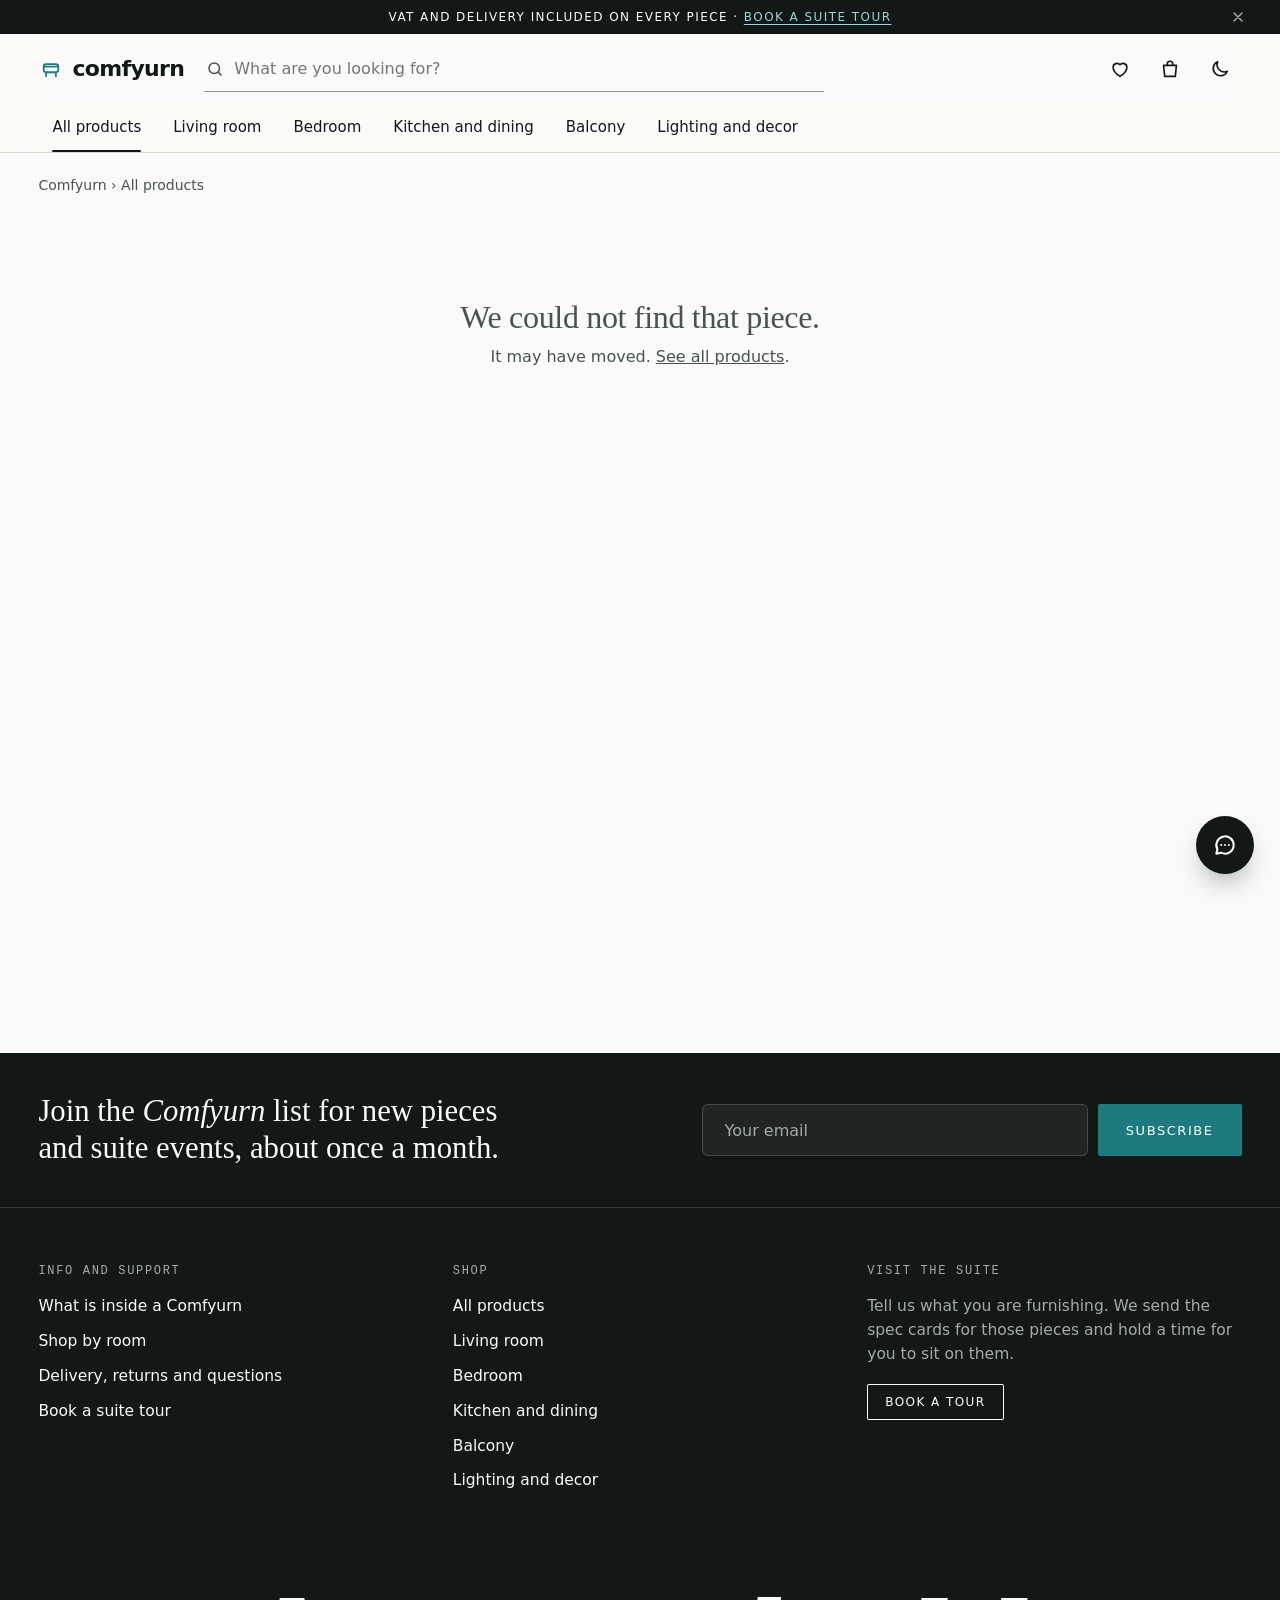
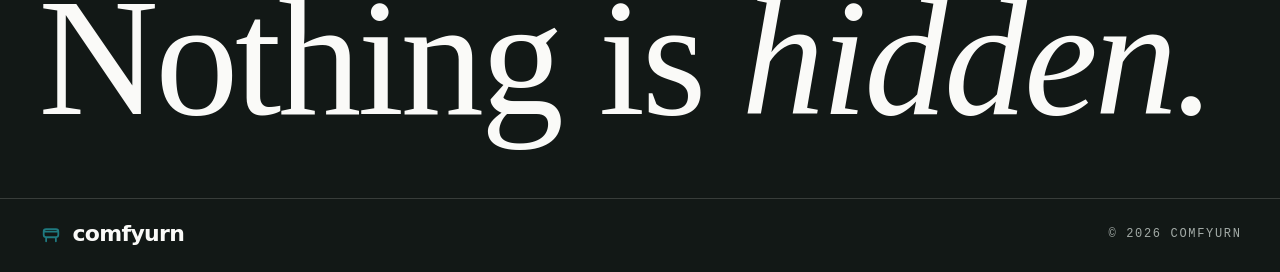
<file: comfyurn-site/product.html>
<!doctype html>
<html lang="en">
<head>
<meta charset="utf-8">
<meta name="viewport" content="width=device-width,initial-scale=1">
<!-- Content Security Policy: scripts only from this site, styles also from Google Fonts. Inline style attributes are
     allowed (the pages set crops and colours with them). Framing protection needs host headers: see README "Hosting headers" -->
<meta http-equiv="Content-Security-Policy" content="default-src 'self'; script-src 'self'; style-src 'self' 'unsafe-inline' https://fonts.googleapis.com; font-src https://fonts.gstatic.com; img-src 'self' data: blob:; media-src 'self' blob:; connect-src 'self'; object-src 'none'; base-uri 'self'; form-action 'self'">
<title>Product | Comfyurn</title>
<meta name="description" content="A Comfyurn piece, with everything inside it listed: wood, foam, springs, joints, sizes and warranty.">
<meta name="theme-color" content="#FAFAF8">
<link rel="icon" href="data:image/svg+xml,%3Csvg xmlns='http://www.w3.org/2000/svg' viewBox='0 0 32 32'%3E%3Crect width='32' height='32' rx='8' fill='%23FAFAF8'/%3E%3Cpath d='M9 12h14v3a3 3 0 0 1-3 3h-8a3 3 0 0 1-3-3z M11 18v4M21 18v4' fill='none' stroke='%231F7A80' stroke-width='2.2' stroke-linecap='round'/%3E%3C/svg%3E">
<link rel="preconnect" href="https://fonts.googleapis.com">
<link rel="preconnect" href="https://fonts.gstatic.com" crossorigin>
<link href="https://fonts.googleapis.com/css2?family=DM+Mono:wght@400;500&family=DM+Sans:wght@400..600&family=Instrument+Serif:ital@0;1&display=swap" rel="stylesheet">
<link rel="stylesheet" href="css/base.css">
<link rel="stylesheet" href="css/shop.css">
<link rel="stylesheet" href="css/product.css">
<!-- night mode: blocking on purpose, so the theme is set before first paint -->
<script src="js/site/theme.js"></script>
</head>
<body data-page="product">
<a class="skip" href="#main">Skip to product</a>

<header class="top" id="top"></header>

<main id="main" tabindex="-1">
  <div class="pd-wrap">
    <nav class="crumbs" id="crumbs" aria-label="Breadcrumb"></nav>
    <div id="pd"><p class="pd-loading">Loading this piece…</p></div>
  </div>
</main>

<footer class="site-foot" id="foot">
  <p class="foot-note"><b>Comfyurn</b> is a fictional furniture and home decor brand. Products, prices, ratings and specs are examples, and the bag is a demo: nothing is sold or charged.</p>
</footer>

<script src="js/site/util.js" defer></script>
<script src="js/site/condense.js" defer></script>
<script src="js/data/catalog.js" defer></script>
<script src="js/data/reviews.js" defer></script>
<script src="js/shop/line-art.js" defer></script>
<script src="js/shop/ui.js" defer></script>
<script src="js/shop/store.js" defer></script>
<script src="js/shop/header.js" defer></script>
<script src="js/shop/cart.js" defer></script>
<script src="js/site/footer.js" defer></script>
<script src="js/site/help.js" defer></script>
<script src="js/site/signup.js" defer></script>
<script src="js/site/tabs.js" defer></script>
<script src="js/shop/product.js" defer></script>
<script src="js/shop/reviews.js" defer></script>
<script src="js/shop/trade.js" defer></script>
</body>
</html>
</file>
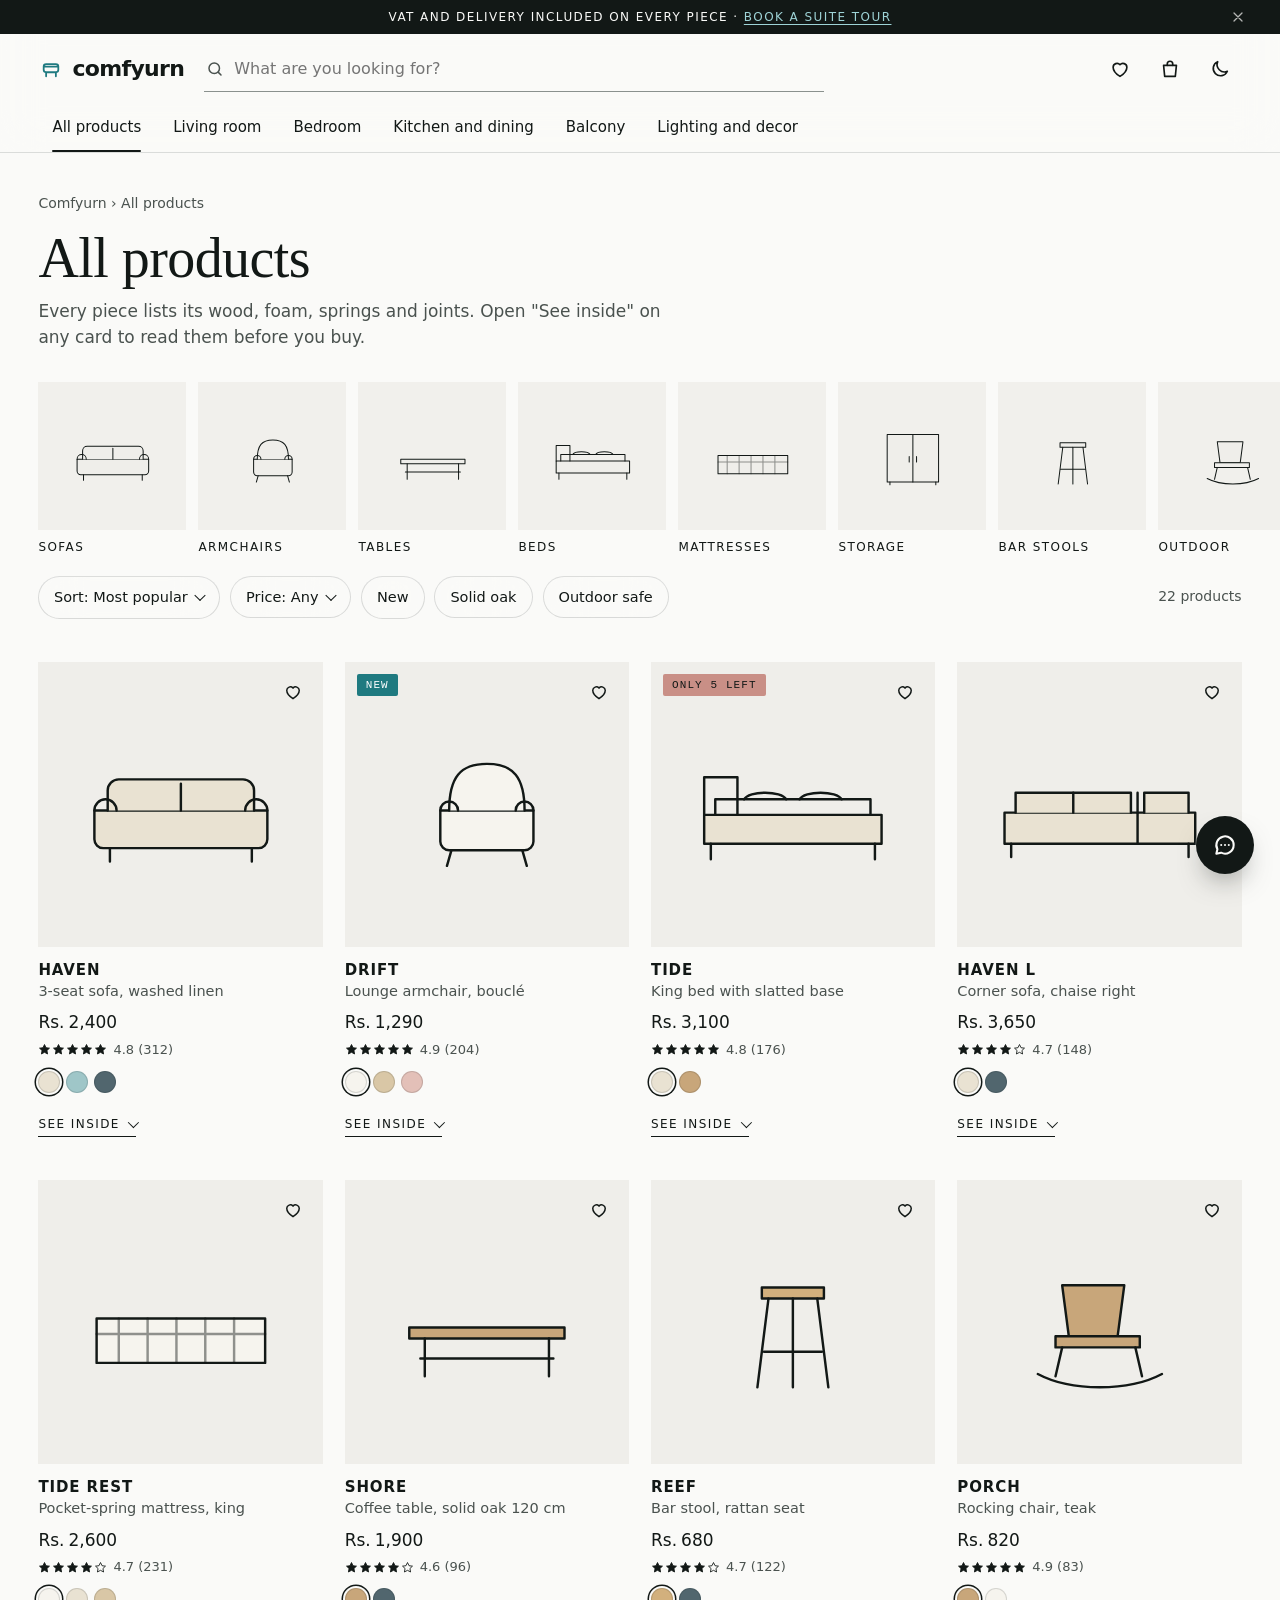
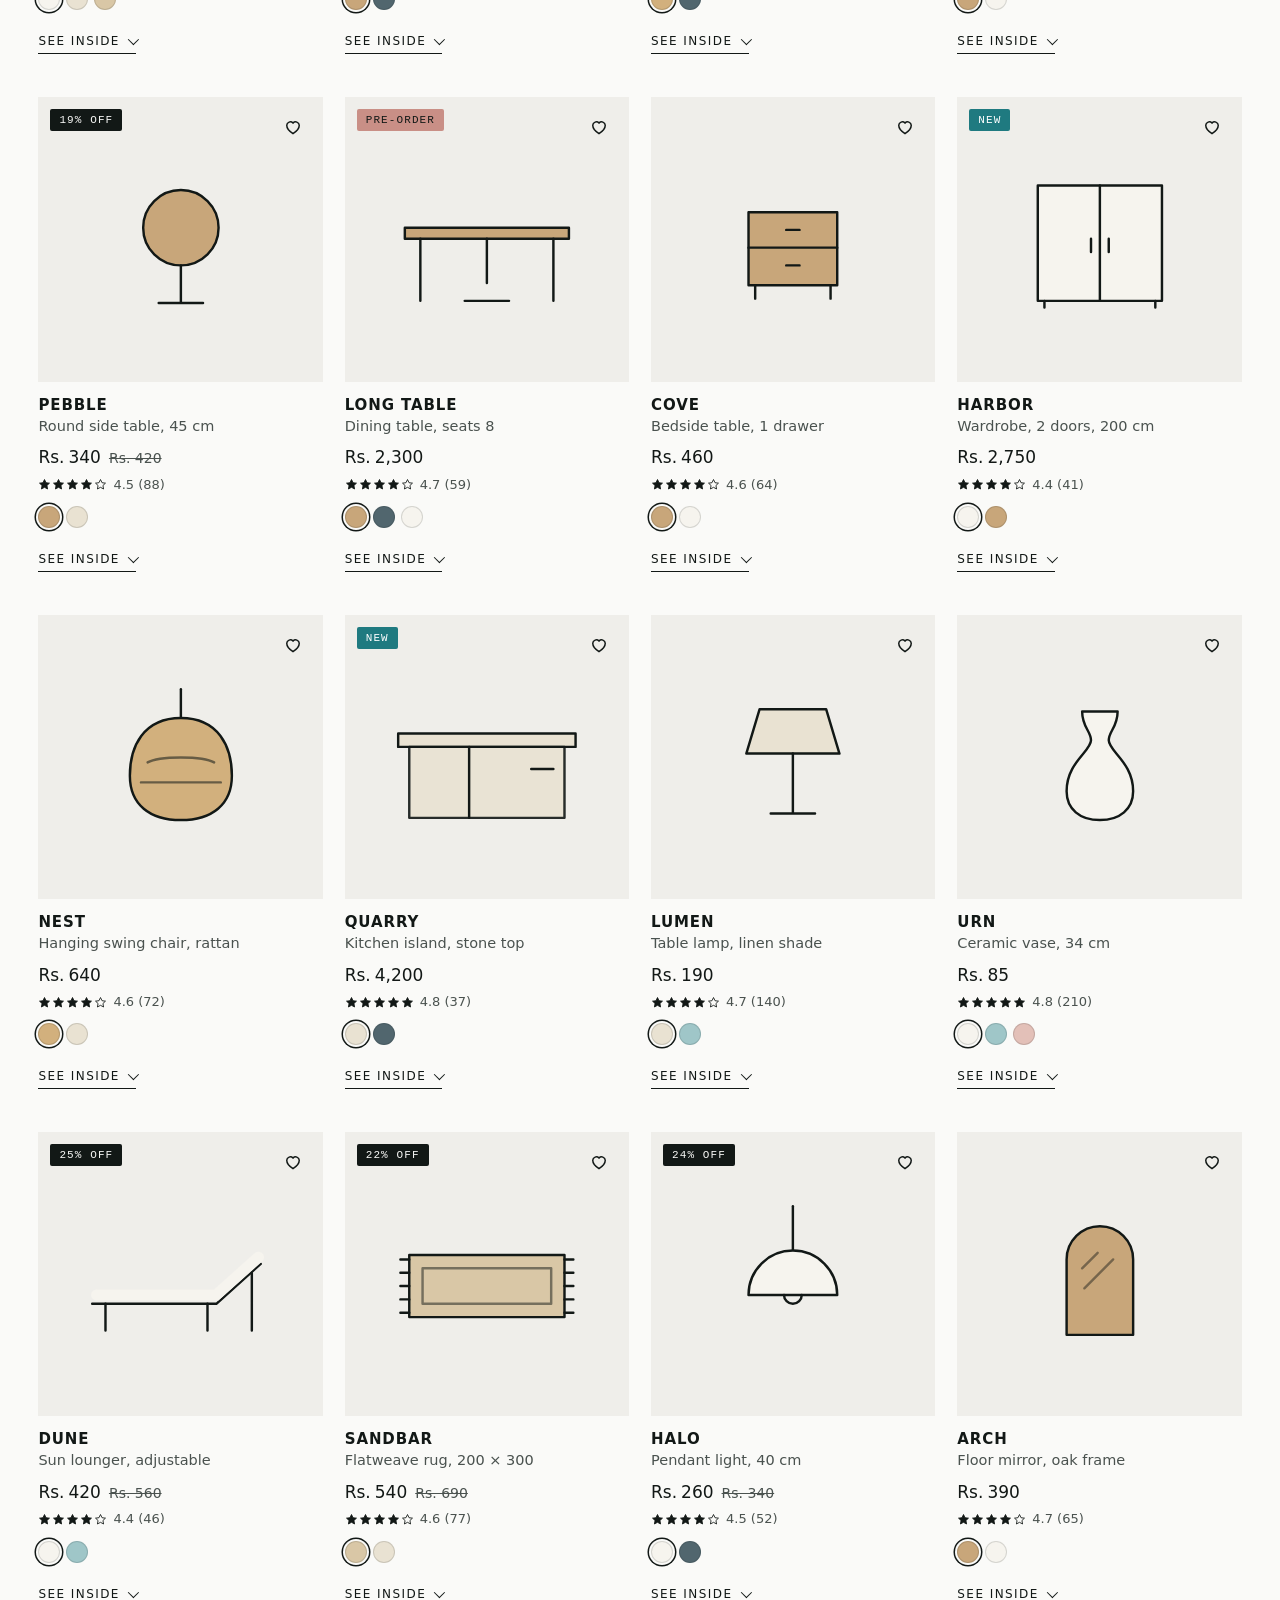
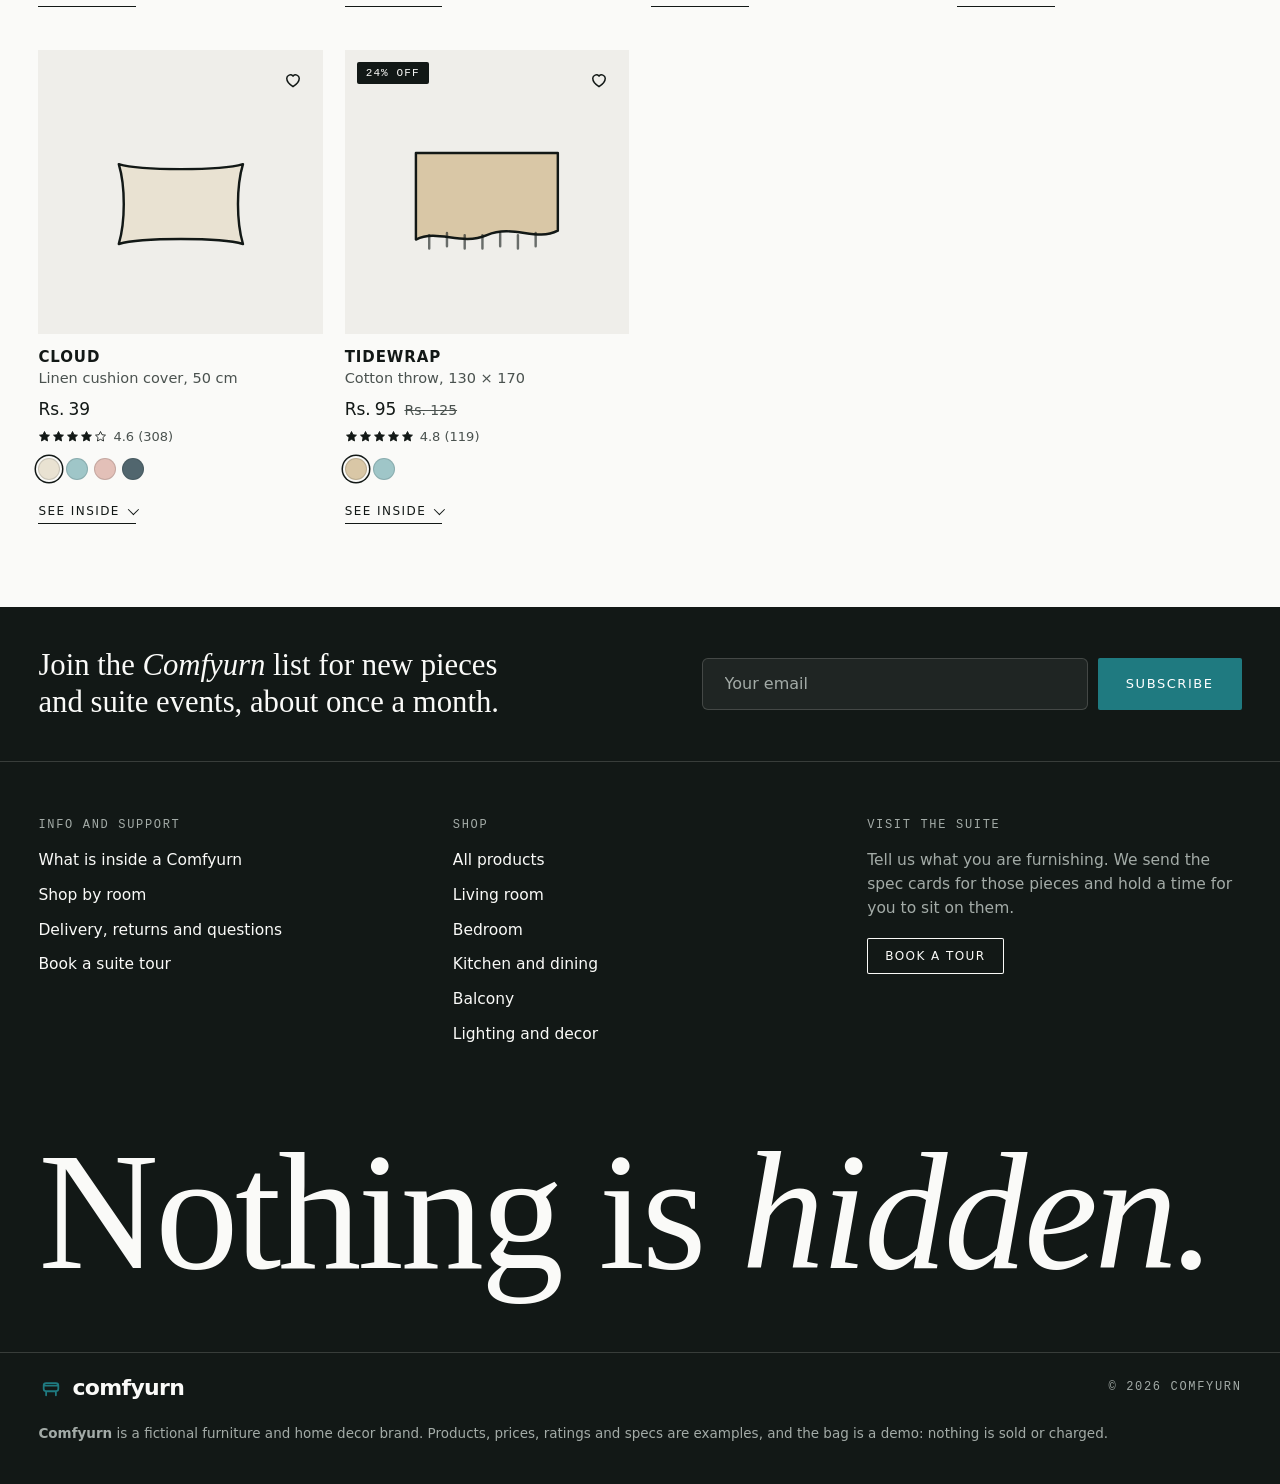
<file: comfyurn-site/products.html>
<!doctype html>
<html lang="en">
<head>
<meta charset="utf-8">
<meta name="viewport" content="width=device-width,initial-scale=1">
<!-- Content Security Policy: scripts only from this site, styles also from Google Fonts. Inline style attributes are
     allowed (the pages set crops and colours with them). Framing protection needs host headers: see README "Hosting headers" -->
<meta http-equiv="Content-Security-Policy" content="default-src 'self'; script-src 'self'; style-src 'self' 'unsafe-inline' https://fonts.googleapis.com; font-src https://fonts.gstatic.com; img-src 'self' data: blob:; media-src 'self' blob:; connect-src 'self'; object-src 'none'; base-uri 'self'; form-action 'self'">
<title>Shop all | Comfyurn</title>
<meta name="description" content="Shop every Comfyurn piece: sofas, beds, tables, stools, balcony furniture, lighting and decor. Every product shows what is inside it.">
<meta name="theme-color" content="#FAFAF8">
<link rel="icon" href="data:image/svg+xml,%3Csvg xmlns='http://www.w3.org/2000/svg' viewBox='0 0 32 32'%3E%3Crect width='32' height='32' rx='8' fill='%23FAFAF8'/%3E%3Cpath d='M9 12h14v3a3 3 0 0 1-3 3h-8a3 3 0 0 1-3-3z M11 18v4M21 18v4' fill='none' stroke='%231F7A80' stroke-width='2.2' stroke-linecap='round'/%3E%3C/svg%3E">
<link rel="preconnect" href="https://fonts.googleapis.com">
<link rel="preconnect" href="https://fonts.gstatic.com" crossorigin>
<link href="https://fonts.googleapis.com/css2?family=DM+Mono:wght@400;500&family=DM+Sans:wght@400..600&family=Instrument+Serif:ital@0;1&display=swap" rel="stylesheet">
<link rel="stylesheet" href="css/base.css">
<link rel="stylesheet" href="css/shop.css">
<!-- night mode: blocking on purpose, so the theme is set before first paint -->
<script src="js/site/theme.js"></script>
</head>
<body data-page="shop">
<a class="skip" href="#main">Skip to products</a>

<header class="top" id="top" data-active="all"></header>

<main id="main" tabindex="-1">
  <div class="head">
    <div class="crumbs"><a href="index.html">Comfyurn</a> › <span id="crumb">All products</span></div>
    <h1 id="title">All products</h1>
    <p>Every piece lists its wood, foam, springs and joints. Open "See inside" on any card to read them before you buy.</p>
  </div>

  <div class="tiles" id="tiles" aria-label="Shop by product type"></div>

  <div class="tools" id="tools">
    <label class="pill sel"><span class="vh">Sort</span>
      <select id="sort" aria-label="Sort products">
        <option value="pop">Sort: Most popular</option>
        <option value="low">Price: low to high</option>
        <option value="high">Price: high to low</option>
        <option value="new">Newest</option>
        <option value="rate">Best rated</option>
      </select>
    </label>
    <label class="pill sel">
      <select id="price" aria-label="Price range">
        <option value="any">Price: Any</option>
        <option value="0-500">Under 500</option>
        <option value="500-1500">500 to 1,500</option>
        <option value="1500-99999">Over 1,500</option>
      </select>
    </label>
    <button class="pill" id="fNew" type="button" aria-pressed="false">New</button>
    <button class="pill" id="fOak" type="button" aria-pressed="false">Solid oak</button>
    <button class="pill" id="fOut" type="button" aria-pressed="false">Outdoor safe</button>
    <span class="results" id="results" role="status" aria-live="polite"></span>
  </div>

  <div class="grid" id="grid"></div>
</main>

<footer class="site-foot" id="foot">
  <p class="foot-note"><b>Comfyurn</b> is a fictional furniture and home decor brand. Products, prices, ratings and specs are examples, and the bag is a demo: nothing is sold or charged.</p>
</footer>

<script src="js/site/util.js" defer></script>
<script src="js/site/condense.js" defer></script>
<script src="js/data/catalog.js" defer></script>
<script src="js/shop/line-art.js" defer></script>
<script src="js/shop/ui.js" defer></script>
<script src="js/shop/store.js" defer></script>
<script src="js/shop/header.js" defer></script>
<script src="js/shop/cart.js" defer></script>
<script src="js/site/footer.js" defer></script>
<script src="js/site/help.js" defer></script>
<script src="js/site/signup.js" defer></script>
<script src="js/shop/shop.js" defer></script>
</body>
</html>
</file>
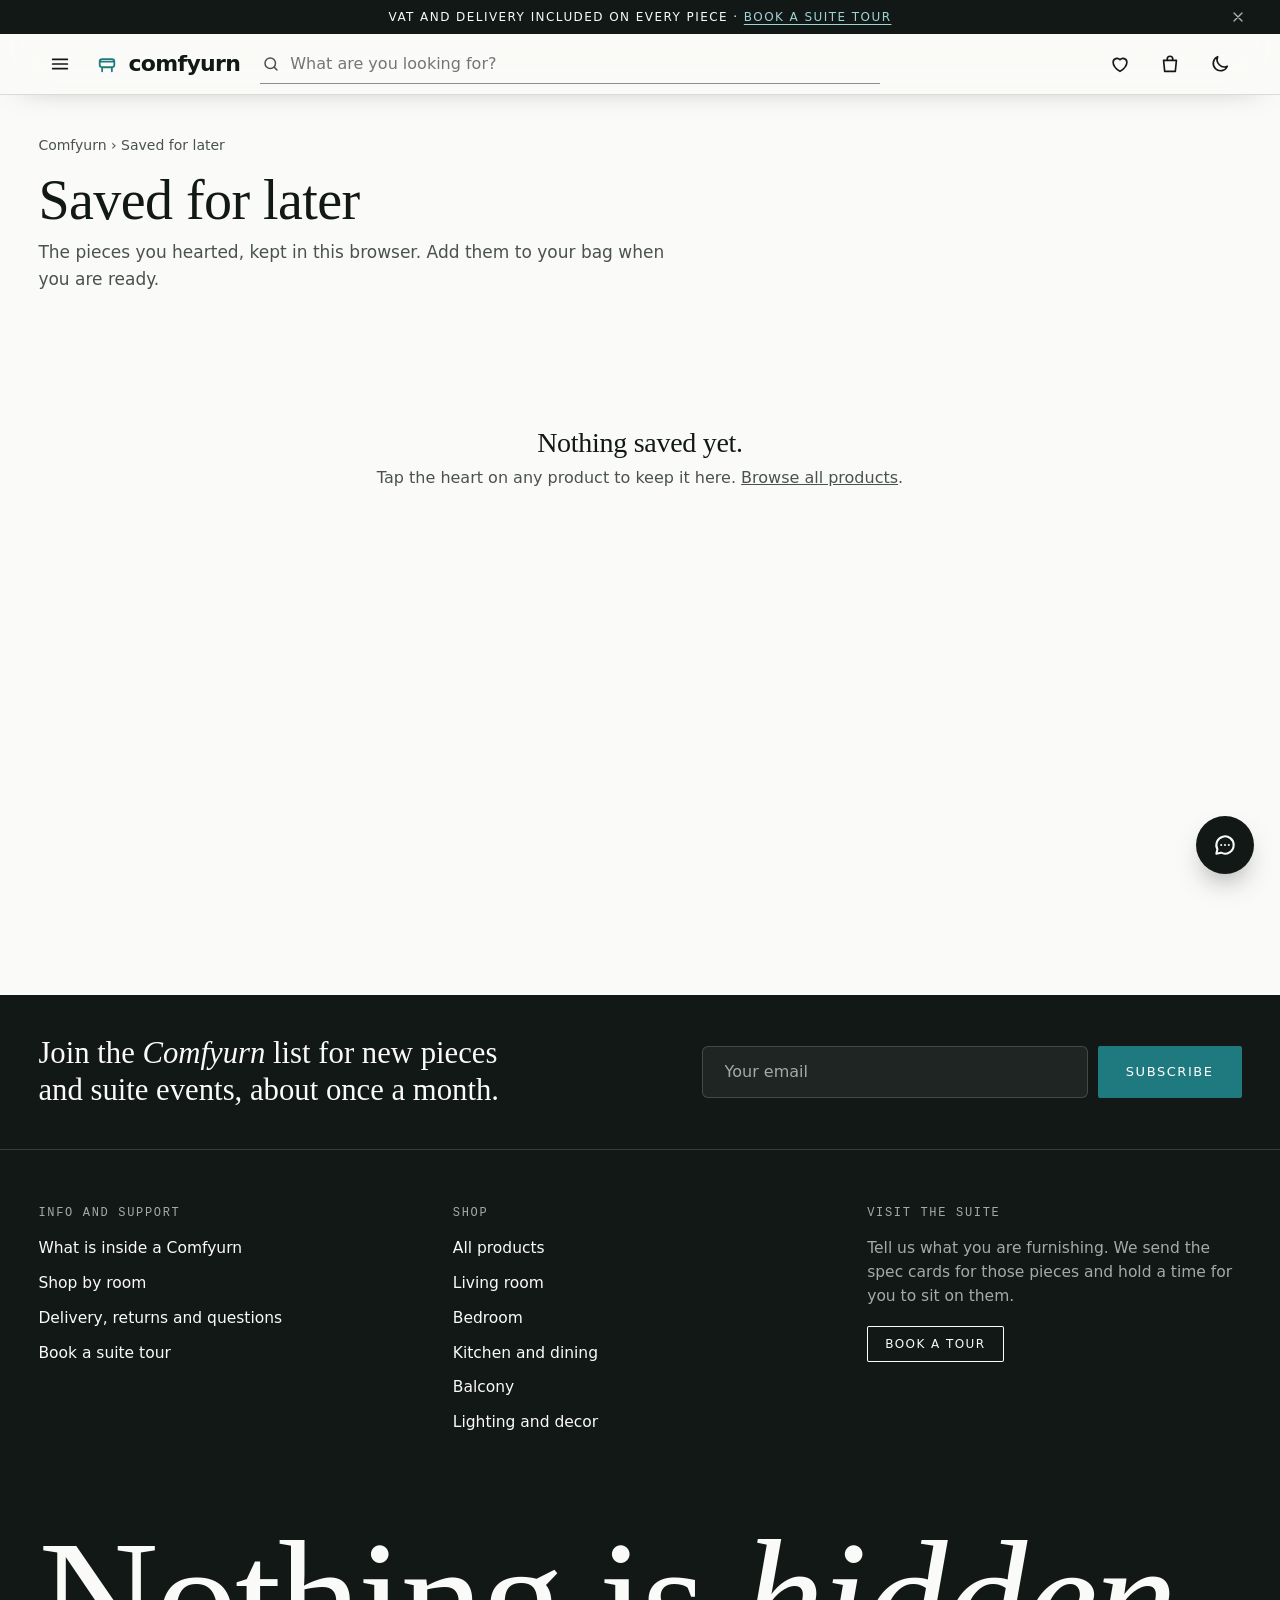
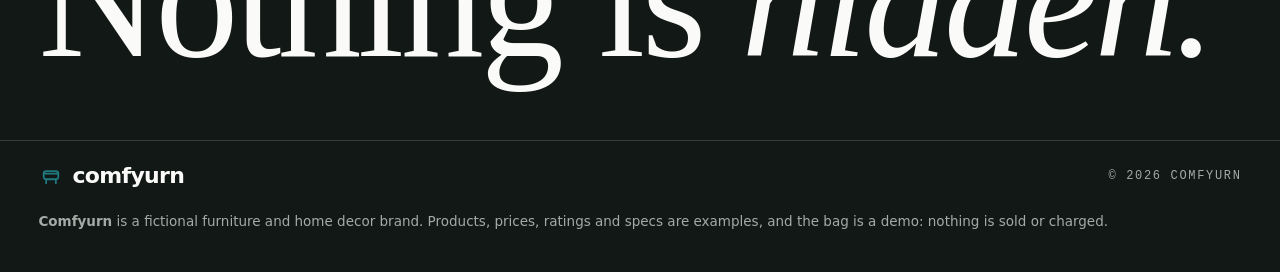
<file: comfyurn-site/saved.html>
<!doctype html>
<html lang="en">
<head>
<meta charset="utf-8">
<meta name="viewport" content="width=device-width,initial-scale=1">
<!-- Content Security Policy: scripts only from this site, styles also from Google Fonts. Inline style attributes are
     allowed (the pages set crops and colours with them). Framing protection needs host headers: see README "Hosting headers" -->
<meta http-equiv="Content-Security-Policy" content="default-src 'self'; script-src 'self'; style-src 'self' 'unsafe-inline' https://fonts.googleapis.com; font-src https://fonts.gstatic.com; img-src 'self' data: blob:; media-src 'self' blob:; connect-src 'self'; object-src 'none'; base-uri 'self'; form-action 'self'">
<title>Saved for later | Comfyurn</title>
<meta name="description" content="The Comfyurn pieces you saved with the heart, ready to compare or add to your bag.">
<meta name="robots" content="noindex">
<meta name="theme-color" content="#FAFAF8">
<link rel="icon" href="data:image/svg+xml,%3Csvg xmlns='http://www.w3.org/2000/svg' viewBox='0 0 32 32'%3E%3Crect width='32' height='32' rx='8' fill='%23FAFAF8'/%3E%3Cpath d='M9 12h14v3a3 3 0 0 1-3 3h-8a3 3 0 0 1-3-3z M11 18v4M21 18v4' fill='none' stroke='%231F7A80' stroke-width='2.2' stroke-linecap='round'/%3E%3C/svg%3E">
<link rel="preconnect" href="https://fonts.googleapis.com">
<link rel="preconnect" href="https://fonts.gstatic.com" crossorigin>
<link href="https://fonts.googleapis.com/css2?family=DM+Mono:wght@400;500&family=DM+Sans:wght@400..600&family=Instrument+Serif:ital@0;1&display=swap" rel="stylesheet">
<link rel="stylesheet" href="css/base.css">
<link rel="stylesheet" href="css/shop.css">
<!-- night mode: blocking on purpose, so the theme is set before first paint -->
<script src="js/site/theme.js"></script>
</head>
<body data-page="saved">
<a class="skip" href="#main">Skip to saved items</a>

<header class="top" id="top" data-active="none"></header>

<main id="main" tabindex="-1">
  <div class="head">
    <div class="crumbs"><a href="index.html">Comfyurn</a> › <span>Saved for later</span></div>
    <h1>Saved for later</h1>
    <p>The pieces you hearted, kept in this browser. Add them to your bag when you are ready.</p>
  </div>
  <div class="saved-tools" id="savedTools"></div>
  <div class="grid saved-grid" id="saved"></div>
</main>

<footer class="site-foot" id="foot">
  <p class="foot-note"><b>Comfyurn</b> is a fictional furniture and home decor brand. Products, prices, ratings and specs are examples, and the bag is a demo: nothing is sold or charged.</p>
</footer>

<script src="js/site/util.js" defer></script>
<script src="js/site/condense.js" defer></script>
<script src="js/data/catalog.js" defer></script>
<script src="js/shop/line-art.js" defer></script>
<script src="js/shop/ui.js" defer></script>
<script src="js/shop/store.js" defer></script>
<script src="js/shop/header.js" defer></script>
<script src="js/shop/cart.js" defer></script>
<script src="js/site/footer.js" defer></script>
<script src="js/site/help.js" defer></script>
<script src="js/site/signup.js" defer></script>
<script src="js/shop/saved.js" defer></script>
</body>
</html>
</file>
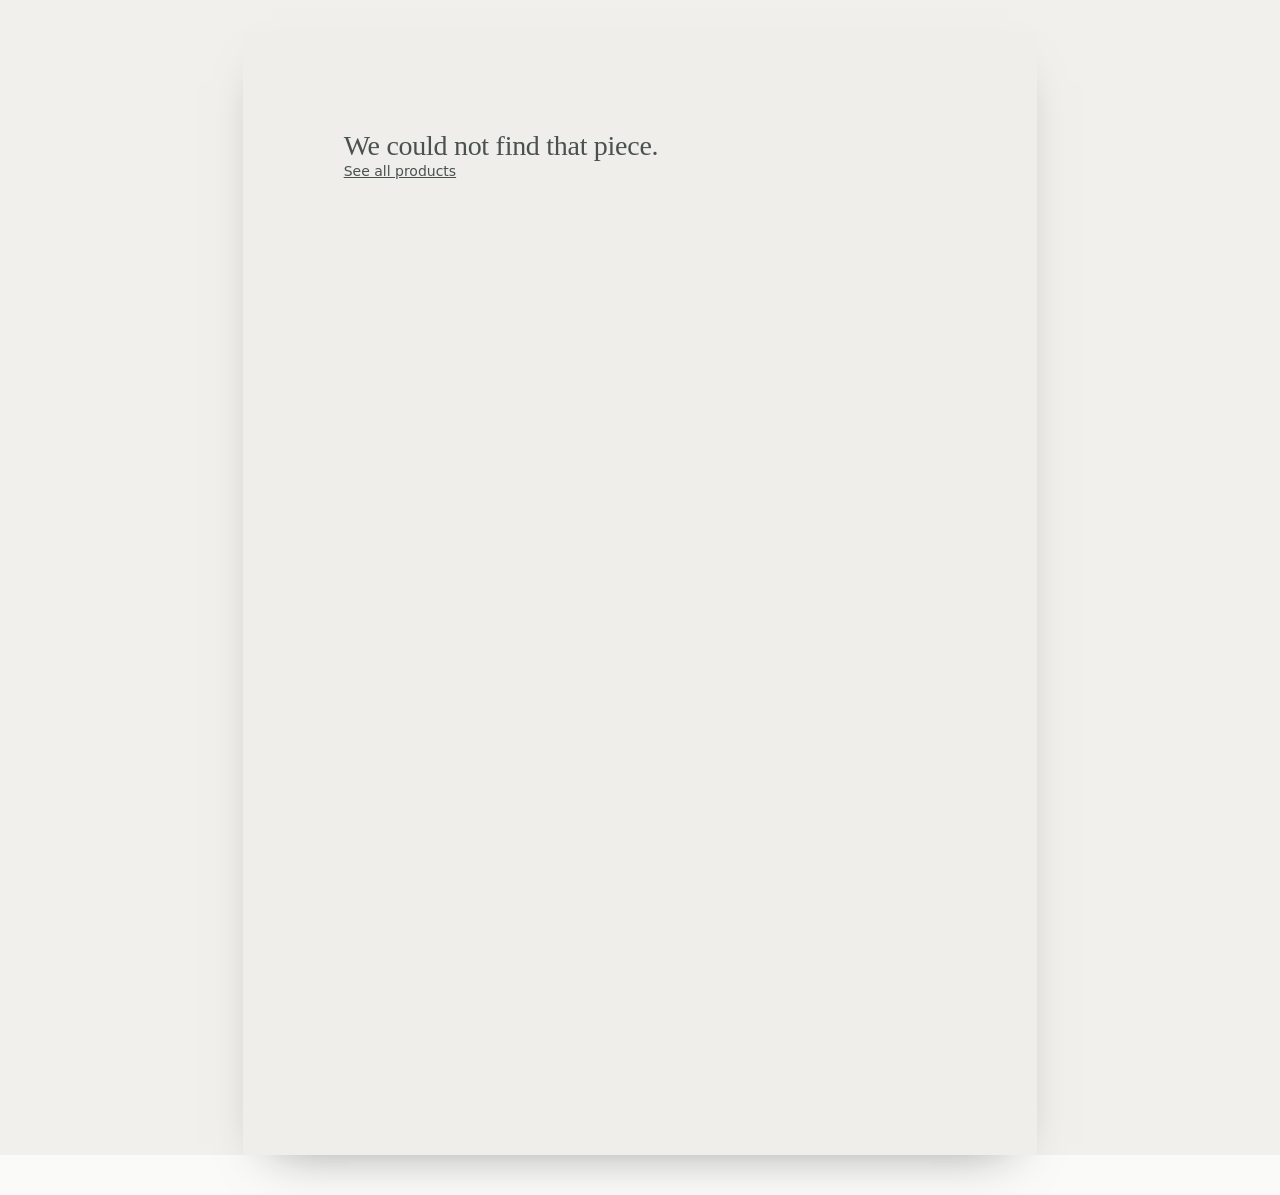
<file: comfyurn-site/spec.html>
<!doctype html>
<html lang="en">
<head>
<meta charset="utf-8">
<meta name="viewport" content="width=device-width,initial-scale=1">
<!-- Content Security Policy: scripts only from this site, styles also from Google Fonts. Inline style attributes are
     allowed (the pages set crops and colours with them). Framing protection needs host headers: see README "Hosting headers" -->
<meta http-equiv="Content-Security-Policy" content="default-src 'self'; script-src 'self'; style-src 'self' 'unsafe-inline' https://fonts.googleapis.com; font-src https://fonts.gstatic.com; img-src 'self' data: blob:; media-src 'self' blob:; connect-src 'self'; object-src 'none'; base-uri 'self'; form-action 'self'">
<title>Spec sheet | Comfyurn</title>
<meta name="description" content="A printable Comfyurn specification sheet: sizes, materials, what is inside, care and warranty.">
<meta name="robots" content="noindex">
<meta name="theme-color" content="#FAFAF8">
<link rel="icon" href="data:image/svg+xml,%3Csvg xmlns='http://www.w3.org/2000/svg' viewBox='0 0 32 32'%3E%3Crect width='32' height='32' rx='8' fill='%23FAFAF8'/%3E%3Cpath d='M9 12h14v3a3 3 0 0 1-3 3h-8a3 3 0 0 1-3-3z M11 18v4M21 18v4' fill='none' stroke='%231F7A80' stroke-width='2.2' stroke-linecap='round'/%3E%3C/svg%3E">
<link rel="preconnect" href="https://fonts.googleapis.com">
<link rel="preconnect" href="https://fonts.gstatic.com" crossorigin>
<link href="https://fonts.googleapis.com/css2?family=DM+Mono:wght@400;500&family=DM+Sans:wght@400..600&family=Instrument+Serif:ital@0;1&display=swap" rel="stylesheet">
<link rel="stylesheet" href="css/base.css">
<link rel="stylesheet" href="css/spec.css">
</head>
<body data-page="spec">
<!-- one A4 page per product, built from the catalogue: spec.html?id=<id>. The toolbar does not print. -->
<div class="sp-tools" id="tools"></div>
<main id="sheet" class="sheet"><p class="sp-loading">Loading the spec sheet…</p></main>

<script src="js/site/util.js" defer></script>
<script src="js/data/catalog.js" defer></script>
<script src="js/shop/line-art.js" defer></script>
<script src="js/shop/ui.js" defer></script>
<script src="js/shop/spec.js" defer></script>
</body>
</html>
</file>
<file: comfyurn-site/css/base.css>
/* Comfyurn base: design tokens, reset, type, buttons, focus, shared utilities.
   Every page loads this first. Page styles live in home.css and shop.css. */
/* design tokens */
:root{
  /* near-white and near-black with a faint sea-green bias; teal stays on primary buttons and small details */
  --canvas:#FAFAF8;
  --surface:#FFFFFF;       /* drawers, dialogs, cards that sit on the canvas */
  --tile:#EFEEEA;          /* studio grey behind product images */
  --ink:#121816;           /* text and the dark bands */
  --ink-2:#4A524F;
  --ink-3:#8A918E;         /* borders and disabled controls only, too light for text */
  --panel:#F1F0EC;
  --panel-deep:#E6E4DE;
  --card:var(--tile);
  --accent:#1F7A80;
  --accent-hover:#175F64;
  --accent-muted:rgba(31,122,128,.22);
  --accent-light:#9ED3D6;  /* links on the dark bars (announcement, toast) */
  --rose:#C98F86;
  --ok:#3B8A63;            /* in-stock dot */
  --error:#A8433A;         /* form errors */
  --text-primary:var(--ink);
  --text-secondary:var(--ink-2);
  --line:var(--ink-3);     /* interactive and strong borders */
  --hairline:rgba(18,24,22,.14);  /* quiet dividers */
  --on-ink:#FAFAF8;        /* text on the dark bands */
  --on-ink-2:#A3ABA7;      /* secondary text on the dark bands */
  --ink-line:rgba(250,250,248,.16);  /* dividers on the dark bands */
  --on-ink-error:#E7948A;  /* form errors on the dark bands */
  --shadow:0 24px 48px -28px rgba(18,24,22,.45);  /* the one shadow: menus, drawers, dialogs */
  --r-1:2px;               /* buttons, badges */
  --r-2:6px;               /* inputs, chips, panels; images and bands are square */
  --oak:#C8A67A;
  --oak-deep:#A98456;
  --linen:#F4EFE4;
  /* frosted glass for the bars and their menus: a light tint, a strong blur that also lifts colour, a bright top edge */
  --glass:rgba(250,250,248,.62);
  --glass-panel:rgba(250,250,248,.56);
  --glass-solid:rgba(250,250,248,.96);
  --glass-edge:rgba(255,255,255,.6);
  --band:#121816;          /* the dark bands (footer, announcement, "inside" bands, toast): dark in both themes, so text on them uses --on-ink */
  --on-accent:#fff;        /* text on --accent fills */
  --canvas-rgb:250,250,248;  /* channels of --canvas and --tile, for translucent veils: rgba(var(--canvas-rgb),.5) */
  --tile-rgb:239,238,234;
  --glow:rgba(255,255,255,.7);  /* the drifting light on the home page */
  --glass-blur:saturate(180%) blur(22px);  /* repeated literally for -webkit-backdrop-filter, which older Safari ignores with var() */
  --serif:'Instrument Serif',Georgia,'Times New Roman',serif;  /* headlines; <em> inside one sets the italic half */
  --display:'DM Sans',system-ui,sans-serif;                   /* brand, product names, prices: the body face at heavier weights */
  --body:'DM Sans',system-ui,sans-serif;
  --mono:'DM Mono',ui-monospace,monospace;
  --ease:cubic-bezier(.22,.7,.2,1);
  --ease-soft:cubic-bezier(.4,0,.2,1);
  color-scheme:light;
}
/* night mode: js/site/theme.js sets data-theme on <html>. Screen only, so print and the spec sheet (no theme.js) stay light.
   Bands keep their own dark --band; --on-ink and the other on-ink tokens already read on it. */
@media screen{
  [data-theme="dark"]{
    color-scheme:dark;
    --canvas:#121614;--surface:#1A1F1D;--tile:#1E2321;--panel:#1A1F1D;--panel-deep:#232927;
    --ink:#ECEAE4;--ink-2:#A9B0AC;--ink-3:#7C8581;
    --accent:#4FB3B9;--accent-hover:#6CC4C9;--accent-muted:rgba(79,179,185,.22);
    --error:#E7948A;--ok:#5FB386;
    --hairline:rgba(236,234,228,.14);
    --linen:#1F1C17;
    --band:#0C0F0E;--on-accent:#0C1413;
    --canvas-rgb:18,22,20;--tile-rgb:30,35,33;--glow:rgba(255,255,255,.05);
    --glass:rgba(18,22,20,.62);--glass-panel:rgba(18,22,20,.56);--glass-solid:rgba(18,22,20,.96);--glass-edge:rgba(255,255,255,.08);
    --shadow:0 24px 48px -28px rgba(0,0,0,.7);
  }
}

/* reset and type */
*{box-sizing:border-box;margin:0}
html{overflow-x:hidden;overflow-x:clip;scroll-behavior:smooth;background:var(--canvas)}
body{overflow-x:hidden;overflow-x:clip;background:var(--canvas);color:var(--text-primary);font:400 17px/1.6 var(--body);-webkit-font-smoothing:antialiased}
/* body is its own stacking layer, so pictures placed behind their text with z-index:-1 (the static hero photo, the
   drifting light) paint above the page background instead of under it */
body{isolation:isolate}
img{display:block;max-width:100%}
a{color:inherit}
h1,h2,h3{font-family:var(--serif);font-weight:400;line-height:1.02;letter-spacing:-.01em;text-wrap:balance}
h1 em,h2 em,h3 em{font-style:italic}
.mono{font-family:var(--mono);font-size:12px;letter-spacing:.14em;text-transform:uppercase;color:var(--text-secondary)}
:focus-visible{outline:2px solid var(--accent);outline-offset:3px;border-radius:var(--r-1)}
.skip{position:absolute;left:-999px;top:8px;background:var(--text-primary);color:var(--canvas);padding:10px 14px;border-radius:var(--r-1);z-index:100}
.skip:focus{left:8px}
.vh{position:absolute!important;width:1px;height:1px;overflow:hidden;clip:rect(0 0 0 0);white-space:nowrap}
/* struck prices carry hidden "Was" text; keep it inside the price so it cannot widen a scrolling row */
s{position:relative}
button{font:inherit;color:inherit}

/* glass bars (home .nav, shop .top) and their menus. The bar's glass sits on ::before, not the bar itself:
   a blur on the bar would stop its dropdown panel from blurring the page behind it. */
.nav::before,.top::before{content:"";position:absolute;inset:0;z-index:-1;pointer-events:none;background:var(--glass);-webkit-backdrop-filter:saturate(180%) blur(22px);backdrop-filter:var(--glass-blur);box-shadow:inset 0 1px 0 var(--glass-edge)}
.nav-panel,.menu-panel{background:var(--glass-panel);-webkit-backdrop-filter:saturate(180%) blur(22px);backdrop-filter:var(--glass-blur)}
/* text on glass uses the primary ink: the secondary grey drops below 4.5:1 when dark content passes behind */
.nav .nl,.nav .snd,.top .cat,.nav-panel .mono,.menu-panel .mono{color:var(--text-primary)}
/* no blur support, or the visitor asked for less transparency: keep the bars readable with a near-solid fill */
@supports not ((backdrop-filter:blur(1px)) or (-webkit-backdrop-filter:blur(1px))){.nav::before,.top::before,.nav-panel,.menu-panel{background:var(--glass-solid)}}
@media (prefers-reduced-transparency:reduce){.nav::before,.top::before,.nav-panel,.menu-panel{background:var(--glass-solid);-webkit-backdrop-filter:none;backdrop-filter:none}}

/* brand mark and buttons */
.brand{font:600 22px/1 var(--display);letter-spacing:-.03em;text-decoration:none;display:flex;align-items:center;gap:8px}
.brand svg{width:26px;height:26px}
.btn{display:inline-flex;align-items:center;justify-content:center;gap:10px;background:var(--accent);color:var(--on-accent);text-decoration:none;font:500 13px/1 var(--body);letter-spacing:.12em;text-transform:uppercase;padding:17px 28px;border-radius:var(--r-1);border:0;cursor:pointer;transition:background .35s var(--ease-soft)}
.btn:hover{background:var(--accent-hover)}
.btn.sm{padding:12px 18px;font-size:12px}
.btn.ghost{background:transparent;color:var(--text-primary);box-shadow:inset 0 0 0 1px var(--text-primary)}
.btn.ghost:hover{background:var(--text-primary);color:var(--canvas)}
@media(pointer:coarse){.btn{min-height:44px;display:inline-flex;align-items:center;justify-content:center}}
/* secondary call to action: capitals, an arrow, a 1px underline ("SEE INSIDE →") */
.tlink{display:inline-flex;align-items:center;gap:10px;padding:6px 0 5px;border-bottom:1px solid currentColor;font:500 13px/1 var(--body);letter-spacing:.12em;text-transform:uppercase;text-decoration:none;color:inherit;background:none;cursor:pointer}
.tlink::after{content:"→";content:"→"/"";transition:transform .35s var(--ease)}
.tlink:hover::after{transform:translateX(4px)}
@media(pointer:coarse){.tlink{min-height:44px}}

/* shared editorial pieces: dark ink bands, the product tile (CF.tileHTML) and the layer tabs used by the home
   "Inside the sofa" band and the product page Inside band (js/site/tabs.js) */
.dark{background:var(--band);color:var(--on-ink)}
.dark .mono,.dark .lede{color:var(--on-ink-2)}
.ptile{display:grid;gap:4px;text-decoration:none;color:inherit}
.pt-ph{aspect-ratio:1;max-width:100%;background:var(--tile);display:grid;place-items:center;overflow:hidden;margin-bottom:8px}
.pt-ph svg{width:78%;height:78%;transition:transform .8s var(--ease)}
.ptile:hover .pt-ph svg{transform:scale(1.03)}
.pt-name{font:500 12px/1.3 var(--body);letter-spacing:.12em;text-transform:uppercase}
.pt-price{font-size:14px;color:var(--text-secondary)}
.ptile:hover .pt-name{text-decoration:underline;text-underline-offset:3px}
.pt-desc{font-size:14px;color:var(--text-secondary);line-height:1.35}
.pt-price s{margin-left:8px;color:var(--text-secondary)}
.layer{transition:opacity .45s var(--ease-soft)}
/* a picked layer tab dims the other layers of the drawing beside it */
:is(.lab,.inside-art)[data-pick="0"] .layer:not([data-i="0"]),:is(.lab,.inside-art)[data-pick="1"] .layer:not([data-i="1"]),
:is(.lab,.inside-art)[data-pick="2"] .layer:not([data-i="2"]),:is(.lab,.inside-art)[data-pick="3"] .layer:not([data-i="3"]),
:is(.lab,.inside-art)[data-pick="4"] .layer:not([data-i="4"]){opacity:.22}
.ltabs{display:grid;border-top:1px solid var(--ink-line)}
.ltabs [role="tab"]{display:grid;grid-template-columns:40px minmax(0,1fr) auto;align-items:baseline;gap:12px;padding:16px 0;background:none;border:0;border-bottom:1px solid var(--ink-line);color:var(--on-ink-2);text-align:left;cursor:pointer;transition:color .3s var(--ease-soft)}
.ltabs [role="tab"]:hover,.ltabs .on,.ltabs [aria-selected="true"]{color:var(--on-ink)}
.ltabs .n{font:500 12px var(--mono);color:var(--accent-light)}
.lt-name{font:400 clamp(24px,2.4vw,34px)/1.1 var(--serif)}
.ltabs [aria-selected="true"] .lt-name{font-style:italic}
.lt-spec{font:400 12px var(--mono);letter-spacing:.12em;text-transform:uppercase}
.lpanel{padding-top:26px}
.lpanel h3{font-size:clamp(28px,2.6vw,36px);margin-bottom:10px}
.lpanel p{color:var(--on-ink-2);max-width:44ch}
.lpanel [data-i]:not([hidden])~[data-i]:not([hidden]){margin-top:24px}   /* without JavaScript every layer shows, one under the other; with it, only the picked one, at the top */
.spec{font:400 12px var(--mono);letter-spacing:.1em;text-transform:uppercase;margin-top:10px}

/* site footer (js/site/footer.js): a dark ink band with the newsletter, link columns, a large serif sign-off,
   the base row and the fictional-brand note */
.site-foot{background:var(--band);color:var(--on-ink)}
.news{border-bottom:1px solid var(--ink-line)}
.news-in{max-width:1480px;margin:0 auto;padding:40px max(16px,3vw);display:flex;flex-wrap:wrap;align-items:center;justify-content:space-between;gap:20px 40px}
.news-t{font:400 clamp(24px,2.4vw,32px)/1.2 var(--serif);max-width:30ch}
.news-t b{font-weight:400;font-style:italic}
.news-f{flex:1;max-width:540px;display:flex;flex-wrap:wrap;gap:10px}
.news-f input{flex:1;min-width:0;height:52px;padding:0 22px;border-radius:var(--r-2);border:1px solid var(--ink-line);background:rgba(250,250,248,.06);color:var(--on-ink);font:400 16px var(--body)}
.news-f input::placeholder{color:var(--on-ink-2)}
.news-f input:focus{outline:0;border-color:var(--accent);box-shadow:0 0 0 1px var(--accent)}
.news-f.bad input{border-color:var(--on-ink-error);box-shadow:0 0 0 1px var(--on-ink-error)}
.news-f .btn{height:52px}
.news-msg{flex-basis:100%;font-size:14px;color:var(--on-ink-2);padding-left:2px}
.news-msg:empty{display:none}
.news-f.bad .news-msg{color:var(--on-ink-error)}
.foot-cols{max-width:1480px;margin:0 auto;padding:56px max(16px,3vw) 40px;display:grid;grid-template-columns:repeat(3,minmax(0,1fr));gap:40px}
.fcol h2{font:500 12px/1.2 var(--mono);letter-spacing:.14em;text-transform:uppercase;color:var(--on-ink-2);margin-bottom:16px}
.fcol h2 button{display:none}
.fcol ul{list-style:none;padding:0;display:grid;gap:10px}
.fcol a:not(.btn){text-decoration:none;font-size:15.5px}
.fcol a:not(.btn):hover{text-decoration:underline;text-underline-offset:3px;color:var(--accent-light)}
.visit p{color:var(--on-ink-2);font-size:15.5px;max-width:38ch;margin-bottom:18px}
.site-foot .btn.ghost{color:var(--on-ink);box-shadow:inset 0 0 0 1px var(--on-ink)}
.site-foot .btn.ghost:hover{background:var(--on-ink);color:var(--band)}
.foot-sign{max-width:1480px;margin:0 auto;padding:clamp(24px,4vw,56px) max(16px,3vw) clamp(32px,5vw,72px);font:400 clamp(64px,13vw,200px)/.9 var(--serif);letter-spacing:-.02em}
.foot-base{max-width:1480px;margin:0 auto;padding:22px max(16px,3vw);border-top:1px solid var(--ink-line);display:flex;flex-wrap:wrap;align-items:center;justify-content:space-between;gap:12px 24px}
.foot-base .mono{color:var(--on-ink-2)}
.foot-note{max-width:1480px;margin:0 auto;padding:0 max(16px,3vw) 40px;color:var(--on-ink-2);font-size:13.5px}
@media(max-width:720px){
  .news-f{flex-basis:100%;max-width:none}
  .foot-cols{grid-template-columns:1fr;gap:0;padding-top:24px}
  .fcol{border-bottom:1px solid var(--ink-line)}
  .fcol h2{margin:0}
  .fcol h2 button{display:flex;width:100%;justify-content:space-between;align-items:center;min-height:56px;background:none;border:0;padding:0;cursor:pointer;font:inherit;letter-spacing:inherit;text-transform:inherit;color:var(--on-ink)}
  .fcol h2 button+span{display:none}
  .fcol h2 svg{width:18px;height:18px;transition:transform .35s var(--ease)}
  .fcol.open h2 svg{transform:rotate(180deg)}
  .fcol ul{display:none;padding-bottom:20px}
  .fcol.open ul{display:grid}
  .fcol a:not(.btn){display:block;padding:4px 0}
  .visit{border-bottom:0;padding:24px 0 8px}
  .visit h2{margin-bottom:12px}
}

/* email signup popup (js/site/signup.js) */
.signup{margin:auto;width:min(760px,calc(100% - 32px));padding:0;border:0;border-radius:var(--r-2);overflow:hidden;background:var(--canvas);color:var(--text-primary);box-shadow:0 30px 80px -30px rgba(18,24,22,.7)}
.signup[open]{display:grid;grid-template-columns:1fr 1fr}
.signup::backdrop{background:rgba(18,24,22,.5)}
.su-img{background:url(../assets/images/balcony.webp) 20% 60%/cover no-repeat;min-height:100%}
.su-body{position:relative;display:grid;gap:12px;align-content:center;padding:44px 34px 34px}
.su-body h2{font-size:clamp(28px,3vw,36px)}
.su-body p{color:var(--text-secondary);font-size:15.5px}
.su-body input{height:50px;padding:0 16px;border-radius:var(--r-2);border:1px solid var(--line);background:var(--card);font:400 16px var(--body);color:var(--text-primary)}
.su-body input[aria-invalid="true"]{border-color:var(--error);box-shadow:0 0 0 1px var(--error)}
.su-msg{color:var(--error)!important;font-size:14px!important}
.su-msg:empty{display:none}
.su-body .btn{width:100%}
.su-body h2:focus{outline:0}
.su-x{position:absolute;right:10px;top:10px;width:44px;height:44px;border-radius:50%;border:0;background:none;cursor:pointer;font-size:26px;line-height:1;color:var(--text-primary)}
.su-x:hover{background:var(--panel)}
.su-no{background:none;border:0;cursor:pointer;font-size:14px;color:var(--text-secondary);text-decoration:underline;text-underline-offset:3px;min-height:40px}
@media(max-width:640px){.signup[open]{grid-template-columns:1fr}.su-img{min-height:150px}.su-body{padding:30px 22px 22px}}

/* help button and panel (js/site/help.js) */
.help{position:fixed;right:max(16px,2vw);bottom:max(16px,2vw);z-index:55;display:grid;justify-items:end;gap:12px}
.help-b{width:58px;height:58px;border-radius:50%;border:0;background:var(--text-primary);color:var(--canvas);cursor:pointer;display:grid;place-items:center;box-shadow:0 14px 30px -14px rgba(18,24,22,.7),0 0 0 1px rgba(250,250,248,.22);transition:transform .35s var(--ease),background .3s var(--ease-soft)}   /* the light ring keeps it visible over the dark bands */
.help-b:hover{transform:translateY(-2px);background:var(--accent)}
.help-b svg{width:26px;height:26px}
.help-p{width:min(360px,calc(100vw - 32px));max-height:min(70vh,560px);overflow:auto;border-radius:var(--r-2);background:var(--canvas);box-shadow:0 30px 70px -30px rgba(18,24,22,.7),0 0 0 1px var(--hairline)}
.help-p[hidden]{display:none}
.help-head{position:sticky;top:0;display:flex;justify-content:space-between;align-items:center;padding:16px 10px 12px 20px;background:var(--text-primary);color:var(--canvas)}
.help-head h2{font-size:20px}
.help-x{width:40px;height:40px;border-radius:50%;border:0;background:none;color:inherit;cursor:pointer;font-size:24px;line-height:1}
.help-list{padding:6px 20px}
.help-list details{border-bottom:1px solid var(--hairline);padding:12px 0}
.help-list summary{cursor:pointer;font-weight:500;font-size:15px;list-style:none;display:flex;justify-content:space-between;gap:12px}
.help-list summary::-webkit-details-marker{display:none}
.help-list summary::after{content:"+";font:400 18px/1 var(--mono);color:var(--accent)}
.help-list details[open] summary::after{content:"−"}
.help-list p{font-size:14.5px;color:var(--text-secondary);margin-top:8px}
.help-foot{padding:14px 20px 20px;display:grid;gap:12px;justify-items:start}
.help-foot p{font-size:13px;color:var(--text-secondary)}

/* night-mode toggle (js/site/theme.js): the right-most control of every header. The icon takes the text colour. */
.theme-btn{flex:none;display:inline-flex;align-items:center;justify-content:center;width:44px;height:44px;padding:0;border-radius:50%;border:0;background:transparent;color:var(--text-primary);cursor:pointer;transition:background .3s var(--ease-soft)}
.theme-btn:hover{background:var(--panel)}
.theme-btn svg{width:22px;height:22px}

/* pause every loop while the tab is hidden (toggled by JS) */
body.paused *,body.paused *::before,body.paused *::after{animation-play-state:paused!important}
</file>
<file: comfyurn-site/css/home.css>
/* Home page (index.html) styles, in the order sections appear. Needs base.css. */

/* one environment: a slow drifting light behind everything */
.env{position:fixed;inset:-20%;z-index:-1;pointer-events:none;background:
  radial-gradient(40% 35% at 20% 25%,var(--glow),transparent 70%);
  animation:envDrift 70s ease-in-out infinite alternate;animation-delay:-20s}
@keyframes envDrift{from{transform:translate3d(-3%,-2%,0)}to{transform:translate3d(3%,3%,0)}}

/* nav */
/* full at the top (brand row + links row), condensed (.mini) after scrolling: links row folds away, menu button slides in.
   Fixed, so its height change never moves the page; mirrors the shop header (shop.css .top) */
.nav{position:fixed;inset:0 0 auto 0;z-index:50;isolation:isolate;background:transparent;border-bottom:1px solid color-mix(in srgb,var(--line) 28%,transparent);transition:box-shadow .4s var(--ease-soft)}
.nav.mini{box-shadow:0 10px 30px -24px rgba(18,24,22,.5)}
.nav.instant,.nav.instant *{transition:none!important}
.nbar{display:flex;align-items:center;gap:16px;padding:12px max(16px,3vw);transition:padding .4s var(--ease)}
.nav.mini .nbar{padding-top:8px;padding-bottom:8px}
.nlwrap{display:grid;grid-template-rows:1fr;transition:grid-template-rows .45s var(--ease)}
.nav.mini .nlwrap{grid-template-rows:0fr}
/* the five links do not fit at phone width; they live in the menu panel there (nav-menu.js keeps the bar condensed) */
@media(max-width:550px){.nlwrap{display:none}}
.nlinks{min-height:0;display:flex;gap:4px;padding:0 max(16px,3vw);overflow-x:auto;overflow-y:hidden;scrollbar-width:none}
.nlinks::-webkit-scrollbar{display:none}
.nl{flex:none;padding:10px 14px 12px;color:var(--text-secondary);font-size:15px;position:relative;text-decoration:none;transition:color .3s var(--ease-soft)}
.nlinks .nl:first-child{margin-left:-14px}
.nl::after{content:"";position:absolute;left:14px;right:14px;bottom:0;height:2.5px;border-radius:2px;background:var(--text-primary);transform:scaleX(0);transition:transform .4s var(--ease)}
.nl:hover{color:var(--text-primary)}
.nl:hover::after{transform:scaleX(1)}
/* menu button: hidden in the full bar, slides in when condensed */
.burger{display:inline-flex;align-items:center;justify-content:center;flex:none;width:0;height:44px;padding:0;opacity:0;margin-right:-16px;overflow:hidden;pointer-events:none;border-radius:50%;border:0;background:transparent;color:var(--text-primary);cursor:pointer;transition:width .4s var(--ease),opacity .3s var(--ease-soft),margin .4s var(--ease),background .3s var(--ease-soft)}
.nav.mini .burger{width:44px;opacity:1;margin-left:-8px;margin-right:-4px;pointer-events:auto}
.burger:hover{background:var(--panel)}
.burger svg{width:22px;height:22px;flex:none}
.burger path{transition:transform .35s var(--ease),opacity .2s var(--ease-soft);transform-origin:12px 12px}
.burger[aria-expanded="true"] .m1{transform:translateY(5px) rotate(45deg)}
.burger[aria-expanded="true"] .m2{opacity:0}
.burger[aria-expanded="true"] .m3{transform:translateY(-5px) rotate(-45deg)}
.nav-panel{position:absolute;left:0;right:0;top:100%;z-index:-1;border-bottom:1px solid var(--hairline);box-shadow:0 24px 40px -28px rgba(18,24,22,.55);padding:18px max(16px,3vw) 1px;opacity:0;transform:translateY(-8px);transition:opacity .3s var(--ease-soft),transform .35s var(--ease)}
.nav-panel.open{opacity:1;transform:none}
.nav-panel nav{display:flex;flex-wrap:wrap;align-items:center;gap:6px 18px}
.nav-panel .mono{flex-basis:100%;margin-bottom:4px}
.np-links{display:flex;flex-wrap:wrap;gap:2px 4px;margin-left:-14px}
@media(max-width:640px){
  .np-links{flex-direction:column;margin-left:0;flex-basis:100%}
  .np-links .nl{padding:12px 0;font-size:17px;border-bottom:1px solid var(--hairline)}
  .np-links .nl:last-child{border-bottom:0}
  .np-links .nl::after{left:0;right:auto;width:28px;bottom:-1px}
}
@media(pointer:coarse){.nl{min-height:44px;display:inline-flex;align-items:center}}
@media(prefers-reduced-motion:reduce){.nav-panel{opacity:1;transform:none}}

/* hero (scrub) */
.hero{position:relative;height:430vh}
.stage{position:sticky;top:0;height:100vh;height:100svh;overflow:hidden;background:var(--panel)}
.poster,.vid{position:absolute;inset:0;width:100%;height:100%;object-fit:cover;background-size:cover;background-position:center}
.vid{opacity:0;transition:opacity .7s var(--ease-soft);will-change:transform;transform:translateZ(0)}
.video-ready .vid{opacity:1}
.video-failed .vid{display:none}
.wash{position:absolute;inset:0;pointer-events:none;background:linear-gradient(180deg,rgba(var(--canvas-rgb),.55) 0%,rgba(var(--canvas-rgb),0) 38%)}
.ring{position:absolute;right:max(16px,3vw);bottom:28px;width:44px;height:44px;color:var(--accent);transform:rotate(-90deg);transition:opacity .6s var(--ease-soft)}
.video-ready .ring{opacity:0}
.chev{position:absolute;right:max(16px,3vw);bottom:30px;font:500 12px var(--mono);letter-spacing:.14em;color:var(--text-primary);display:none}
.video-failed .chev{display:block}
.video-failed .ring{display:none}
.band{position:absolute;left:max(16px,6vw);top:max(17vh,130px);width:min(640px,88vw);opacity:0;pointer-events:none;color:#121816;background:transparent;isolation:isolate}
.band::before{content:none}   /* no glow behind the hero copy */
.band,.band *{color:#121816}   /* hero copy stays #121816 in light and dark */
.band.live{pointer-events:auto}
.band h1,.band h2{font-size:clamp(44px,6vw,96px);line-height:.98;margin:14px 0 18px}   /* same type as h2.big */
.band p.sub{font-size:19px;max-width:34ch}   /* same size as .lede */
.band .cta-row{margin-top:26px;opacity:var(--kb,0);transform:translateY(calc((1 - var(--kb,0))*12px))}
.band .mono{opacity:var(--kc0,var(--k,0))}
.band .sub{opacity:clamp(0,(var(--k,0) - .45)*3,1)}
.w{display:inline-block;--kc:clamp(0,(var(--k,0) - var(--th,0))*2.8,1);opacity:var(--kc);transform:translateY(calc((1 - var(--kc))*-22px));margin-right:.22em}
.cue{position:absolute;left:50%;bottom:22px;translate:-50% 0;font:500 12px var(--mono);letter-spacing:.14em;color:var(--text-primary);display:flex;flex-direction:column;align-items:center;gap:8px;transition:opacity .5s var(--ease-soft)}
.cue i{width:1.5px;height:30px;background:var(--text-primary);transform-origin:top;animation:cue 2.6s var(--ease-soft) infinite;animation-delay:-1.1s}
@keyframes cue{0%{transform:scaleY(0)}50%{transform:scaleY(1)}100%{transform:scaleY(0);transform-origin:bottom}}
@media(max-height:560px){.cue{display:none}}
/* pause button for the scrolling video, bottom left of the stage */
.vpause{position:absolute;left:max(16px,3vw);bottom:24px;width:44px;height:44px;border-radius:50%;border:1px solid var(--accent);background:var(--accent);color:var(--on-accent);display:grid;place-items:center;cursor:pointer;transition:background .3s var(--ease-soft)}
.vpause:hover{background:var(--accent-hover)}   /* stays dark so the white icon shows */
.vpause svg{width:16px;height:16px}
.vpause .ipl,.vpause[aria-pressed="true"] .ip{display:none}
.vpause[aria-pressed="true"] .ipl{display:inline}
/* nothing to pause until the video can play */
.vpause{display:none}
.video-ready .vpause{display:grid}
.video-failed .vpause{display:none}

/* static hero: reduced motion only (phones scrub the portrait cut) */
.static-hero{display:none;position:relative;min-height:100svh;align-items:start;padding:110px 20px 48px;overflow:hidden}
.static-hero img{position:absolute;inset:0;width:100%;height:100%;object-fit:cover;object-position:50% 40%;z-index:-1}
.static-hero::after{content:"";position:absolute;inset:0;z-index:-1;pointer-events:none;background:linear-gradient(180deg,rgba(var(--canvas-rgb),.9) 0%,rgba(var(--canvas-rgb),.55) 48%,rgba(var(--canvas-rgb),.1) 100%)}
.static-hero h1{font-size:clamp(48px,13vw,96px);line-height:.96;margin:12px 0 16px}
.static-hero p{max-width:32ch;margin-bottom:24px}
.static-hero .inner{align-self:start;margin-top:8vh}
@media (prefers-reduced-motion:reduce){
  .hero{display:none}
  .static-hero{display:flex}
}

/* sections: light bands on the canvas, dark bands on the ink, images square and edge to edge */
section.s{padding:clamp(80px,10vw,140px) max(16px,6vw)}
.wrap{max-width:1280px;margin:0 auto}
/* entrances: a short rise from a faded, never invisible, start. Only when scripts run, so without JavaScript nothing waits */
.reveal .part{transition:opacity .9s var(--ease),transform .9s var(--ease);transition-delay:calc(var(--i,0)*110ms)}
@media(scripting:enabled){
  .reveal .part{opacity:.4;transform:translateY(18px)}
  .slab{transform:scaleX(.6);opacity:.4}
  .row .txt::before{transform:scaleX(0)}
}
.reveal.in .part{opacity:1;transform:none}
.reveal.in .part.done{transition-delay:0s}
h2.big{font-size:clamp(44px,6vw,96px);line-height:.98;max-width:16ch;margin-top:14px}
.lede{color:var(--text-secondary);max-width:46ch;margin-top:20px;font-size:19px}
.band-foot{margin-top:40px}

/* shop by room: a row of serif tabs, then a 3:2 room image and the room's text and pieces */
.rtabs{display:flex;gap:clamp(16px,3vw,44px);margin-top:40px;border-bottom:1px solid var(--hairline);overflow-x:auto;scrollbar-width:none}
.rtabs::-webkit-scrollbar{display:none}
.rtabs [role="tab"]{position:relative;flex:none;background:none;border:0;padding:14px 0 12px;cursor:pointer;font:400 clamp(20px,2.4vw,32px)/1 var(--serif);color:var(--text-secondary);transition:color .3s var(--ease-soft)}
.rtabs [role="tab"]::after{content:"";position:absolute;left:0;right:0;bottom:-1px;height:2px;background:var(--accent);transform:scaleX(0);transform-origin:left;transition:transform .4s var(--ease)}
.rtabs [role="tab"]:hover,.rtabs [aria-selected="true"]{color:var(--text-primary)}
.rtabs [aria-selected="true"]::after{transform:none}
.rpanel{display:grid;grid-template-columns:minmax(0,55fr) minmax(0,45fr);gap:clamp(24px,4vw,64px);margin-top:36px;align-items:start}
.rpanel:focus-visible{outline-offset:8px}
/* room and booking photos: an <img> cropped by zooming (--z) toward its focus point, so it loads lazily and has a size */
.rp-img,.book-ph{position:relative;overflow:hidden;max-width:100%;background:var(--tile)}
.rp-img{aspect-ratio:3/2}
.rp-img img,.book-ph img{position:absolute;inset:0;width:100%;height:100%;object-fit:cover;transform:scale(var(--z,1));transition:transform .8s var(--ease)}
.rp-img:hover img,.book-ph:hover img{transform:scale(calc(var(--z,1)*1.03))}
.rp-txt{display:grid;gap:14px;justify-items:start}
.rp-from{color:var(--accent)}
.rp-from:empty{display:none}
.rp-txt h3{font-size:clamp(32px,3.2vw,48px)}
.rp-txt p{color:var(--text-secondary);max-width:40ch}
/* room pieces: one row of 3 inside a window; the row slides and loops (CF.loop in carousel.js) */
.rp-loop{justify-self:stretch;overflow:hidden;margin-top:18px}
.rp-thumbs{display:flex;gap:12px;touch-action:pan-y;transition:transform .45s var(--ease)}
.rp-thumbs>.ptile{flex:0 0 calc((100% - 24px)/3);min-width:0;user-select:none;-webkit-user-select:none}
.rp-thumbs:empty{display:none}
.rp-arrows{justify-self:end;display:flex;gap:8px;min-height:40px}   /* keeps its height when the arrows hide, so the panel never jumps */
.rp-arrows .arrow{width:40px;height:40px}
.rp-txt p{min-height:3.2em}   /* room copy is one or two lines; two lines of room keeps every room the same height */
@media(max-width:820px){.rpanel{grid-template-columns:1fr}}
@media(max-width:480px){.rtabs [role="tab"]{font-size:19px}.rtabs{gap:14px}}

/* inside the sofa: dark band, the drawing on the studio grey, layer tabs with their numbers */
.sofa-grid{display:grid;grid-template-columns:minmax(0,1fr) minmax(0,1fr);gap:clamp(28px,5vw,80px);align-items:start;margin-top:48px}
.lab{position:relative;background:var(--tile);padding:16px;aspect-ratio:1/.74;max-width:100%;overflow:hidden}
.lab svg{width:100%;height:100%;overflow:visible}
.layer{will-change:transform}
.layer text{font-family:var(--mono);font-size:11px;letter-spacing:.12em;fill:var(--text-secondary)}
.holdbar{display:flex;align-items:center;gap:18px;margin-top:22px}
.hold{position:relative;overflow:hidden;touch-action:none;user-select:none;-webkit-user-select:none}
.hold .fill{position:absolute;inset:0;background:var(--accent-hover);transform-origin:left;transform:scaleX(var(--hp,0));z-index:0}
.hold span{position:relative;z-index:1}
.pct{font:500 13px var(--mono);color:var(--on-ink-2);min-width:4ch}
#holdhelp{margin-top:12px;font-size:11px}
@media(max-width:860px){.sofa-grid{grid-template-columns:1fr}}

/* diptych: two square halves edge to edge, text at the bottom left of each */
.diptych{display:grid;grid-template-columns:1fr 1fr}
.diptych a{position:relative;aspect-ratio:1;max-width:100%;display:block;overflow:hidden;background:var(--tile);color:var(--text-primary);text-decoration:none}
.diptych a+a{background:var(--panel-deep)}
.dp-art{position:absolute;inset:6% 0 26%;display:grid;place-items:center}
.dp-art svg{width:74%;height:auto;transition:transform .8s var(--ease)}
.diptych a:hover .dp-art svg{transform:scale(1.03)}
.dp-txt{position:absolute;left:clamp(20px,4vw,56px);right:clamp(20px,4vw,56px);bottom:clamp(20px,4vw,56px);display:grid;gap:12px;justify-items:start}
.dp-h{font:400 clamp(32px,3.8vw,60px)/1 var(--serif);letter-spacing:-.01em}
@media(max-width:720px){.diptych{grid-template-columns:1fr}}

/* inside the bed */
#bed{background:var(--surface)}
.bed-head{display:flex;justify-content:space-between;align-items:end;gap:30px;flex-wrap:wrap}
.stack{margin-top:56px;display:grid;border-top:1px solid var(--hairline)}
.row{display:grid;grid-template-columns:minmax(0,1fr) minmax(0,1fr);align-items:center;gap:0 clamp(20px,5vw,80px);padding:14px 0;border-bottom:1px solid var(--hairline)}
.slab{height:var(--h,56px);position:relative;transform-origin:left;transition:transform 1.1s var(--ease),opacity .8s var(--ease);transition-delay:calc(var(--i)*160ms)}
.in .slab{transform:none;opacity:1}
.row .txt{position:relative;padding-left:56px}
.row .txt::before{content:"";position:absolute;left:0;top:16px;width:40px;height:1px;background:var(--accent);transform-origin:left;transition:transform .9s var(--ease);transition-delay:calc(var(--i)*160ms + 500ms)}
.in .txt::before{transform:scaleX(1)}
.row h3{font-size:clamp(24px,2.2vw,30px);margin-bottom:2px}
.row p{font-size:15.5px;color:var(--text-secondary);max-width:40ch}
.s1{background:linear-gradient(180deg,#F8F4EA,#E9E2D2)}.s2{background:linear-gradient(180deg,#B9CFD3,#9FB9C2)}.s3{background:repeating-linear-gradient(90deg,#51666E 0 10px,#7C9097 10px 14px)}.s4{background:linear-gradient(180deg,#E9E2D2,#D6CDB7)}.s5{background:repeating-linear-gradient(90deg,var(--oak) 0 46px,var(--oak-deep) 46px 50px)}
@media(max-width:720px){.row{grid-template-columns:1fr;gap:12px}.row .txt{padding-left:0;padding-top:6px}.row .txt::before{display:none}.slab{--h:40px}}

/* most reviewed: square tiles on a scroll-snap track, arrows top right */
.lift-head{display:flex;justify-content:space-between;align-items:end;gap:24px;flex-wrap:wrap}
.arrows{display:flex;gap:8px}
.arrow{width:48px;height:48px;border-radius:50%;border:1px solid var(--line);background:transparent;color:var(--text-primary);display:grid;place-items:center;cursor:pointer;transition:background .3s var(--ease-soft),opacity .3s var(--ease-soft)}
.arrow svg{width:20px;height:20px}
.arrow:hover:not([aria-disabled="true"]){background:var(--panel)}
.arrow[aria-disabled="true"]{opacity:.3;cursor:default}
.track{list-style:none;padding:0;margin:36px 0 0;display:grid;grid-auto-flow:column;grid-auto-columns:calc((100% - 48px)/4);gap:16px;overflow-x:auto;scroll-snap-type:x mandatory;overscroll-behavior-x:contain;scrollbar-width:none}
.track::-webkit-scrollbar{display:none}
.track li{scroll-snap-align:start;min-width:0}
@media(max-width:900px){.track{grid-auto-columns:calc((100% - 32px)/3)}}
@media(max-width:560px){.track{grid-auto-columns:calc((100% - 12px)/2.2);gap:12px}}

/* visit: the suite at 2:1, headline top left, the service row along the bottom.
   2:1 is the minimum: the text sits in the flow, so the band grows taller when it needs the room (tablets, large text) */
.visit-band{position:relative;isolation:isolate;display:grid;grid-template-rows:1fr auto;min-height:50vw;overflow:hidden;color:var(--on-ink)}
.visit-band img{position:absolute;inset:0;width:100%;height:100%;object-fit:cover;z-index:-2}
.visit-band::after{content:"";position:absolute;inset:0;z-index:-1;background:linear-gradient(180deg,rgba(18,24,22,.55) 0%,rgba(18,24,22,.12) 45%,rgba(18,24,22,.72) 100%)}
.vb-in{align-self:start;padding:clamp(32px,7vw,100px) max(16px,6vw) 40px;display:grid;gap:16px;justify-items:start}
.vb-in .mono{color:var(--on-ink)}
.vb-in h2{font-size:clamp(48px,7vw,112px);line-height:.95}
.services{display:grid;grid-template-columns:repeat(4,1fr);list-style:none;padding:0;margin:0;border-top:1px solid rgba(250,250,248,.3)}
.services li{padding:20px max(16px,2vw);font:500 12px/1.3 var(--body);letter-spacing:.12em;text-transform:uppercase}
.services li+li{border-left:1px solid rgba(250,250,248,.3)}
@media(max-width:720px){.visit-band{min-height:125vw}.services{grid-template-columns:1fr 1fr}.services li:nth-child(3){border-left:0}.services li:nth-child(n+3){border-top:1px solid rgba(250,250,248,.3)}}

/* booking: text and form beside a square photo */
.book-grid{display:grid;grid-template-columns:1fr 1fr;gap:clamp(28px,6vw,90px);align-items:start}
.book-ph{aspect-ratio:1}
.form{margin-top:36px;display:grid;gap:16px;max-width:520px}
.form label{display:grid;gap:6px;font:400 12px var(--mono);letter-spacing:.12em;text-transform:uppercase;color:var(--text-secondary)}
.form input,.form select{font:400 17px var(--body);padding:14px 16px;border-radius:var(--r-2);border:1px solid var(--line);background:var(--surface);color:var(--text-primary);min-height:50px}
.form input::placeholder{color:var(--ink-3)}
.form .btn{justify-self:start}
.form-note{font-size:15px;color:var(--text-secondary);padding:12px 14px;border-radius:var(--r-2);background:var(--panel)}
.thanks{display:none;margin-top:36px;padding:26px;border-radius:var(--r-2);background:var(--panel);max-width:520px}
.thanks.show{display:block}
.thanks h3{font-size:32px;margin-bottom:8px}
@media(max-width:820px){.book-grid{grid-template-columns:1fr}}

/* faq */
.faq{margin-top:48px;display:grid;max-width:880px}
details{border-top:1px solid var(--hairline);padding:22px 0}
details:last-child{border-bottom:1px solid var(--hairline)}
summary{list-style:none;cursor:pointer;display:flex;justify-content:space-between;gap:20px;font:400 clamp(22px,2.2vw,30px)/1.15 var(--serif)}
summary::-webkit-details-marker{display:none}
summary::after{content:"+";font:400 24px/1 var(--mono);color:var(--accent);transition:transform .4s var(--ease)}
details[open] summary::after{transform:rotate(45deg)}
details p{margin-top:12px;color:var(--text-secondary);max-width:62ch}

@media (prefers-reduced-motion:reduce){
  *,*::before,*::after{animation:none!important;transition:none!important;transition-delay:0s!important;scroll-behavior:auto!important}
  .reveal .part{opacity:1;transform:none}
  .slab{opacity:1;transform:none}
  .row .txt::before{transform:none}
}
.navr{display:flex;align-items:center;gap:10px;margin-left:auto}
.navr .btn{white-space:nowrap}
/* phone: sound, Book a tour and the night-mode toggle must all fit beside the logo and menu button */
@media(max-width:480px){.nbar{gap:10px;padding-left:12px;padding-right:12px}.navr{gap:4px}.nav .brand{font-size:19px;gap:6px}.nav .brand svg{width:22px;height:22px}.navr .btn{padding:12px 8px;letter-spacing:.06em}.snd{padding:9px 8px}}
.snd{display:inline-flex;align-items:center;gap:8px;background:transparent;border:1.5px solid var(--line);color:var(--text-secondary);font:500 12px var(--mono);letter-spacing:.1em;text-transform:uppercase;padding:9px 14px;border-radius:var(--r-2);cursor:pointer;transition:color .3s var(--ease-soft),border-color .3s var(--ease-soft)}
.snd:hover,.snd[aria-pressed="true"]{color:var(--accent);border-color:var(--accent)}
.eq{display:flex;align-items:end;gap:2px;height:12px}
.eq i{width:2px;height:4px;background:currentColor;border-radius:1px;transform-origin:bottom}
.snd[aria-pressed="true"] .eq i{animation:eq 1.2s ease-in-out infinite}
.snd[aria-pressed="true"] .eq i:nth-child(2){animation-delay:-.4s}
.snd[aria-pressed="true"] .eq i:nth-child(3){animation-delay:-.8s}
@keyframes eq{0%,100%{transform:scaleY(1)}50%{transform:scaleY(2.8)}}
@media(max-width:480px){.snd .sl{display:none}}
@media(pointer:coarse){.snd{min-height:44px}}
</file>
<file: comfyurn-site/css/checkout.css>
/* Checkout page (checkout.html), in section order. Needs base.css only: checkout has its own quiet header. */

body{font:400 16px/1.5 var(--body)}

/* header: a strip of the suite photo under a dark wash, logo and bag in canvas colour */
.co-top{position:relative;color:var(--on-ink);background:var(--band) url(../assets/images/hero-ending.webp) center 62%/cover no-repeat}
.co-top::before{content:"";position:absolute;inset:0;background:linear-gradient(90deg,rgba(18,24,22,.72),rgba(18,24,22,.35) 60%,rgba(18,24,22,.5))}
.co-top-in{position:relative;max-width:1180px;margin:0 auto;padding:34px max(16px,3vw);display:flex;align-items:center;justify-content:space-between;gap:20px}
.co-top .brand{font-size:30px;gap:10px}
.co-top .brand svg{width:34px;height:34px}
.co-right{display:flex;align-items:center;gap:6px}
.co-top .theme-btn{color:inherit}
.co-top .theme-btn:hover{background:rgba(250,250,248,.16)}
.co-back{width:44px;height:44px;border-radius:50%;display:grid;place-items:center;color:inherit;transition:background .3s var(--ease-soft)}
.co-back:hover{background:rgba(250,250,248,.16)}
.co-back svg{width:24px;height:24px}
.co-loading{padding:80px max(16px,3vw);color:var(--text-secondary)}

/* two columns: form left, summary right on a panel that runs to the window edge */
.co-grid{display:grid;grid-template-columns:minmax(0,1.1fr) minmax(0,.9fr);min-height:calc(100vh - 112px)}
.co-main{padding:36px clamp(20px,4vw,56px) 64px max(16px,3vw);border-right:1px solid var(--hairline)}
.co-main form{max-width:580px;margin-left:auto}
.co-side{background:var(--panel) linear-gradient(180deg,var(--linen),var(--panel) 70%)}
.co-side-in{position:sticky;top:0;max-width:440px;padding:36px max(16px,3vw) 40px clamp(20px,4vw,48px)}

/* sections */
.co-sec{margin-bottom:34px}
.co-sec h2{font-size:24px;margin-bottom:14px}
.co-sec h2::after{content:"";display:block;width:28px;height:2px;margin-top:8px;background:var(--oak)}
.co-h{display:flex;justify-content:space-between;align-items:baseline}
.co-sub,.co-wait{color:var(--text-secondary);font-size:15px}
.co-wait{background:var(--linen);border-radius:var(--r-2);padding:16px;box-shadow:inset 3px 0 0 var(--oak)}

/* bag changed in another tab */
.stale{display:flex;flex-wrap:wrap;align-items:center;gap:10px 16px;margin-bottom:22px;padding:14px 16px;border-radius:var(--r-2);background:var(--panel);box-shadow:inset 0 0 0 1.5px var(--error);font-size:15px}
.stale:focus{outline:2px solid var(--accent);outline-offset:3px}

/* express checkout (placeholders) and sign in */
.express{margin-bottom:30px;text-align:center}
.express .mono{margin-bottom:12px}
.ex-btns{display:grid;grid-template-columns:1fr 1fr;gap:10px}
.ex-btns button{height:50px;border-radius:var(--r-1);border:0;background:var(--panel-deep);font:600 17px var(--display);color:var(--text-secondary);cursor:not-allowed}
.ex-note{font-size:13px;color:var(--text-secondary);margin-top:8px}
.or{display:flex;align-items:center;gap:14px;margin-top:22px;font:500 12px var(--mono);letter-spacing:.12em;text-transform:uppercase;color:var(--text-secondary)}
.or::before,.or::after{content:"";flex:1;border-top:1px solid var(--hairline)}
.co-sign{background:none;border:0;padding:6px 0;cursor:pointer;font-size:14.5px;color:var(--accent);text-decoration:underline;text-underline-offset:3px}
.sign-note{font-size:14px;color:var(--text-secondary);background:var(--linen);box-shadow:inset 3px 0 0 var(--oak);border-radius:var(--r-2);padding:12px 14px;margin:-4px 0 14px}
.sign-note[hidden]{display:none}

/* fields with floating labels */
.f-grid{display:grid;grid-template-columns:repeat(6,minmax(0,1fr));gap:12px;margin-top:12px}
.f-grid>*{grid-column:span 6}
.f-grid>.half{grid-column:span 3}
.f-grid>.third{grid-column:span 2}
.f{position:relative}
.f input,.f select{width:100%;height:54px;padding:22px 14px 6px;font:400 16px var(--body);color:var(--text-primary);background:var(--card);border:1px solid var(--line);border-radius:var(--r-2);appearance:none;-webkit-appearance:none;transition:border-color .25s var(--ease-soft),box-shadow .25s var(--ease-soft)}
.f input{border:0;border-bottom:1px solid var(--line);border-radius:0;background:transparent;padding:22px 0 6px}
.f input:hover{border-bottom-color:var(--text-secondary)}
.f select:focus{outline:0;border-color:var(--accent);box-shadow:0 0 0 1px var(--accent)}
.f input:focus{outline:0;border-bottom-color:var(--accent);box-shadow:inset 0 -1px 0 var(--accent)}
.f input:disabled{border-bottom-style:dashed;color:var(--text-secondary);cursor:not-allowed}
.f label{position:absolute;left:15px;top:16px;font-size:15.5px;color:var(--text-secondary);pointer-events:none;transition:top .2s var(--ease),font-size .2s var(--ease)}
.f:not(.sel) label{left:0}
.f input:focus+label,.f input:not(:placeholder-shown)+label,.f.sel label{top:7px;font-size:12px}
.f input:focus+label,.f select:focus+label{color:var(--accent)}
.f.sel::after{content:"";position:absolute;right:18px;top:24px;width:7px;height:7px;border-right:1.5px solid var(--text-secondary);border-bottom:1.5px solid var(--text-secondary);transform:rotate(45deg);pointer-events:none}
.f.sel select{padding-right:40px;cursor:pointer}
.f-err{font-size:13.5px;color:var(--error);margin-top:5px}
.f-err:empty{display:none}
.f.bad select{border-color:var(--error);box-shadow:0 0 0 1px var(--error)}
.f.bad input{border-bottom-color:var(--error);box-shadow:inset 0 -1px 0 var(--error)}
.f.bad input:focus{box-shadow:inset 0 -1px 0 var(--error)}
.f-help{font-size:13px;color:var(--text-secondary);margin-top:-6px}
.co-sec>.f{margin-top:0}
.chk{display:flex;align-items:center;gap:10px;margin-top:14px;font-size:15px;cursor:pointer;min-height:32px}
.chk input{width:18px;height:18px;accent-color:var(--accent);flex:none}

/* delivery or pickup: a two-part switch; the radio stays in the page for keyboards and screen readers */
.ways{display:grid;grid-template-columns:1fr 1fr;gap:4px;padding:4px;border-radius:var(--r-2);background:var(--panel)}
.way{position:relative;display:flex;align-items:center;justify-content:center;gap:8px;min-height:50px;border-radius:var(--r-2);cursor:pointer;font-weight:500;color:var(--text-secondary);transition:background .3s var(--ease-soft),color .3s var(--ease-soft),box-shadow .3s var(--ease-soft)}
.way input{position:absolute;opacity:0;inset:0;margin:0;cursor:pointer}
.way svg{width:20px;height:20px}
.way:has(input:checked){background:var(--card);color:var(--accent);box-shadow:0 0 0 2px var(--accent),0 4px 14px -8px rgba(18,24,22,.4)}   /* chosen: accent ring, label and icon */
.way:has(input:focus-visible){outline:2px solid var(--accent);outline-offset:2px}
/* delivery methods and billing: one bordered list of choices */
.methods{border:1px solid var(--line);border-radius:var(--r-2);overflow:hidden;background:var(--card)}
.method{display:flex;align-items:center;gap:12px;padding:16px;cursor:pointer;transition:background .25s var(--ease-soft)}
.method+.method{border-top:1px solid var(--hairline)}
.method input{width:18px;height:18px;accent-color:var(--accent);flex:none;margin:0}
.method span{flex:1}
.method:has(input:checked){background:var(--panel);box-shadow:inset 0 0 0 2px var(--accent)}
.method:has(input:checked) b{color:var(--accent)}
.method.off{cursor:not-allowed;color:var(--text-secondary)}
.method.off em{font:500 11px var(--mono);letter-spacing:.08em;text-transform:uppercase;padding:3px 7px;border-radius:var(--r-1);background:var(--panel)}
.card-mock{display:grid;grid-template-columns:repeat(2,minmax(0,1fr));gap:8px;padding:0 16px 16px 46px;border-top:0}
.card-mock input{min-width:0;width:100%;height:44px;padding:0 2px;border:0;border-bottom:1px dashed var(--line);border-radius:0;background:transparent;font:400 14px var(--body)}
.card-mock input:first-child,.card-mock input:last-child{grid-column:1/-1}
.card-mock+.method{border-top:1px solid var(--hairline)}
.pays+.co-sub{margin-top:10px}
.method span{display:grid;gap:2px}
.method b{font-weight:500}
.method small{font-size:13.5px;color:var(--text-secondary)}
.method em{font-style:normal;font-weight:500;font-size:14.5px}
.pickup{margin-top:12px;padding:16px;border-radius:var(--r-2);border:1px solid var(--accent);background:var(--card);display:grid;grid-template-columns:1fr auto;gap:4px 16px}
.pickup[hidden]{display:none}
.pickup em{font-style:normal;font-weight:500;font-size:14.5px}
.pickup p{grid-column:1/-1}
.pickup p{font-size:14.5px;color:var(--text-secondary);margin-top:4px}
.bill{margin-top:18px}
.bill h3{font:500 16px var(--body);margin-bottom:10px;letter-spacing:0}
#billing .f-grid{margin-top:14px}

/* toggletips */
.f.has-tip input{padding-right:48px}
.tip{position:relative;display:inline-flex;vertical-align:middle}
.f .tip{position:absolute;right:0;top:12px}
.tip-b{width:30px;height:30px;border-radius:50%;border:0;background:none;cursor:pointer;display:grid;place-items:center;font:500 12px/1 var(--mono);color:var(--text-secondary)}
.tip-b::before{content:"";position:absolute;width:18px;height:18px;border-radius:50%;box-shadow:inset 0 0 0 1.4px currentColor;left:6px;top:6px}
.tip-b:hover{color:var(--text-primary)}
.tip-b[aria-expanded="true"]{color:var(--accent)}   /* open tip */
.tip-t{position:absolute;right:-6px;bottom:calc(100% + 8px);z-index:5;width:max-content;max-width:260px;padding:10px 12px;border-radius:var(--r-2);background:var(--text-primary);color:var(--canvas);font:400 13.5px/1.4 var(--body);text-align:left;letter-spacing:0;text-transform:none;box-shadow:0 12px 30px -14px rgba(18,24,22,.6);opacity:0;visibility:hidden;transform:translateY(4px);transition:opacity .2s var(--ease-soft),transform .2s var(--ease),visibility .2s}
.tip-t::after{content:"";position:absolute;right:15px;top:100%;border:6px solid transparent;border-top-color:var(--text-primary)}
.tip:hover .tip-t,.tip-b:focus-visible+.tip-t,.tip.open .tip-t{opacity:1;visibility:visible;transform:none}
.tot .tip{margin-left:2px}
.tot .tip-t{right:auto;left:-6px}
.tot .tip-t::after{right:auto;left:15px}

/* payment note */
.co-safe{display:flex;align-items:center;gap:8px;font-size:14.5px;color:var(--text-secondary);margin:-6px 0 10px}
.co-safe svg{width:17px;height:17px;flex:none;color:var(--ok)}

/* place order: shows the total; looks quieter until the required fields have something in them */
.co-pay{width:100%;height:58px;font-size:15px;border-radius:var(--r-1)}
.co-pay .js-total::before{content:"·";margin:0 10px;opacity:.6}
.co-pay.wait{background:var(--line)}
.co-pay.wait:hover{background:var(--text-secondary)}
.co-small{font-size:13px;color:var(--text-secondary);margin-top:12px;text-align:center}
.co-links{margin-top:28px;padding-top:16px;border-top:1px solid var(--hairline)}
.co-links button{background:none;border:0;padding:8px 0;cursor:pointer;font-size:14px;color:var(--text-secondary);text-decoration:underline;text-underline-offset:3px;min-height:40px}
.co-links button:hover{color:var(--text-primary)}

/* terms and policies */
.policy{margin:auto;width:min(560px,calc(100% - 32px));max-height:min(80vh,640px);padding:0;border:0;border-radius:var(--r-2);background:var(--canvas);color:var(--text-primary);box-shadow:0 30px 80px -30px rgba(18,24,22,.7)}
.policy::backdrop{background:rgba(18,24,22,.45)}
.policy-head{position:sticky;top:0;display:flex;justify-content:space-between;align-items:center;padding:14px 14px 12px 24px;background:var(--canvas);border-bottom:1px solid var(--hairline)}
.policy-head h2{font-size:22px}
.policy-head .ib{width:44px;height:44px;border-radius:50%;border:0;background:none;cursor:pointer;font-size:26px;line-height:1}
.policy-head .ib:hover{background:var(--panel)}
.policy-body{padding:8px 24px 26px}
.policy-body h3{font:500 12px var(--mono);letter-spacing:.12em;text-transform:uppercase;color:var(--text-secondary);margin:20px 0 6px}
.policy-body p{font-size:15.5px}

/* order summary */
.sl-list{list-style:none;padding:10px 10px 4px 0;margin:-10px -10px 0 0;display:grid;gap:16px;max-height:min(46vh,372px);overflow-y:auto;overscroll-behavior:contain;scrollbar-width:thin}
.sl-more{font-size:13px;color:var(--text-secondary);text-align:center;padding-top:10px;border-top:1px solid var(--hairline);margin-top:6px}
.sl{display:grid;grid-template-columns:64px minmax(0,1fr) auto;gap:14px;align-items:center}
.sl-ph{position:relative;aspect-ratio:1;background:var(--card);border-radius:0;box-shadow:inset 0 0 0 1px var(--hairline);display:grid;place-items:center}
.sl-ph svg{width:84%;height:84%}
.sl-q{position:absolute;top:-8px;right:-8px;min-width:22px;height:22px;padding:0 6px;border-radius:var(--r-2);background:var(--accent);color:var(--on-accent);font:500 12px/22px var(--mono);text-align:center}
.sl-name{font:600 14px/1.2 var(--display);letter-spacing:.06em;text-transform:uppercase}
.sl-var{font-size:13.5px;color:var(--text-secondary);margin-top:2px}
.sl-price{font-size:15px;font-weight:500}
.code{display:flex;gap:10px;align-items:flex-start;margin-top:24px}
.code .f{flex:1}
.code .btn{height:54px;border-radius:var(--r-1);flex:none}
.code .btn:disabled{opacity:.45;cursor:default;transform:none;background:transparent;color:var(--text-primary)}
.tot{margin-top:24px;display:grid;gap:10px}
.tot div{display:flex;justify-content:space-between;gap:16px;font-size:15px}
.tot div[hidden]{display:none}
.tot dt{color:var(--text-secondary);display:flex;align-items:center}
.tot dd{margin:0}
.tag{font:500 11px var(--mono);letter-spacing:.08em;background:var(--accent-muted);border-radius:var(--r-1);padding:3px 7px;margin-left:6px;color:var(--accent-hover)}
.tot .grand{margin-top:8px;padding-top:16px;border-top:1px solid var(--hairline);align-items:baseline}
.tot .grand dt{font:500 19px var(--display);color:var(--text-primary)}
.tot .grand dd{font:600 26px var(--display);letter-spacing:-.02em}
.tot .cur{font:500 12px var(--mono);letter-spacing:.06em;color:var(--text-secondary);margin-right:8px;vertical-align:middle}
.tot .vat-row{margin-top:-6px}
.tot .vat-row dt{font-size:13.5px;display:block}

/* phone summary bar: hidden on wide screens */
.co-toggle{display:none}

/* empty bag and confirmation */
.co-empty,.co-done{max-width:640px;margin:0 auto;padding:80px max(16px,3vw) 100px;text-align:center;display:grid;gap:14px;justify-items:center}
.co-empty h1,.co-done h1{font-size:clamp(32px,4vw,46px)}
.co-empty p{color:var(--text-secondary)}
.co-done .tick{width:56px;height:56px;color:var(--accent)}
.co-done h1:focus{outline:0}
.done-grid{display:grid;grid-template-columns:1fr 1fr;gap:22px 30px;text-align:left;width:100%;margin:18px 0 14px;padding:24px;border-radius:var(--r-2);background:var(--linen);box-shadow:inset 0 3px 0 var(--accent)}
.done-grid h3{font:500 12px var(--mono);letter-spacing:.12em;text-transform:uppercase;color:var(--text-secondary);margin-bottom:6px}
.done-grid p{font-size:15px}
.done-acts{display:flex;flex-wrap:wrap;justify-content:center;gap:12px}
.slip-btn svg{width:18px;height:18px;flex:none}
.slip-btn[aria-busy="true"]{opacity:.6;cursor:progress}
.slip-btn:focus-visible{outline:2px solid var(--accent);outline-offset:3px}
.slip-err{min-height:1.4em;font-size:14px;color:var(--error)}
@media(max-width:480px){.done-acts{width:100%}.done-acts>*{flex:1 1 auto;min-height:48px}}


/* phones and tablets: summary folds into a bar above the form */
@media(max-width:999px){
  .co-top-in{padding:22px max(16px,3vw)}
  .co-top .brand{font-size:24px}
  .co-top .brand svg{width:28px;height:28px}
  .co-grid{grid-template-columns:minmax(0,1fr);min-height:0}
  .co-main{border-right:0;padding-top:28px}
  .co-main form{margin:0 auto}
  .co-side{order:-1;display:grid;grid-template-rows:0fr;transition:grid-template-rows .45s var(--ease);border-bottom:1px solid var(--hairline)}
  .co-side.open{grid-template-rows:1fr}
  .co-side-in{position:static;overflow:hidden;min-height:0;max-width:580px;margin:0 auto;padding:0 max(16px,3vw)}
  .co-side.open .co-side-in{padding-top:20px;padding-bottom:24px}
  .co-toggle{display:flex;width:100%;justify-content:space-between;align-items:center;gap:12px;padding:16px max(16px,3vw);background:var(--panel);border:0;border-bottom:1px solid var(--hairline);cursor:pointer;color:var(--accent);font-size:15px}
  .co-toggle>span{display:flex;align-items:center;gap:8px}
  .co-toggle svg{width:20px;height:20px}
  .co-toggle i{display:inline-block;width:7px;height:7px;border-right:1.5px solid currentColor;border-bottom:1.5px solid currentColor;transform:rotate(45deg) translateY(-2px);transition:transform .35s var(--ease)}
  .co-toggle[aria-expanded="true"] i{transform:rotate(225deg) translateY(-2px)}
  .co-toggle b{font:600 19px var(--display);color:var(--text-primary)}
}
@media(max-width:560px){
  .f-grid>.third{grid-column:span 6}
  .done-grid{grid-template-columns:1fr}
}
@media(max-width:480px){
  .co-main{padding-left:12px;padding-right:12px}
  .co-side-in,.co-toggle{padding-left:12px;padding-right:12px}
  .card-mock{padding-left:16px}
}
@media (prefers-reduced-motion:reduce){*,*::before,*::after{animation:none!important;transition:none!important}}
</file>
<file: comfyurn-site/css/shop.css>
/* Shop pages (products.html, product.html) styles: header, grid, cards, toast. Needs base.css. */

html{overflow-anchor:none}
body{font:400 16px/1.55 var(--body)}
h1,h2,h3{line-height:1.05}

/* header: full at the top, condensed (.mini) after scrolling to logo, search, saved and bag */
.top{position:sticky;top:0;z-index:40;isolation:isolate;background:transparent;border-bottom:1px solid color-mix(in srgb,var(--line) 28%,transparent);transition:box-shadow .4s var(--ease-soft)}
/* header.js fills the header after the first paint; hold its full height (announce bar, bar, room links) so the page
   does not jump down when it arrives. Update these if the header's rows change. */
.top:empty{height:153px}
@media(max-width:640px){.top:empty{height:225px}}
/* keep the footer below the first screen while the page script builds the grid or the product */
body>main{min-height:100vh}
.top.mini{box-shadow:0 10px 30px -24px rgba(18,24,22,.5)}
.bar1{display:flex;align-items:center;gap:20px;padding:12px max(16px,3vw);transition:padding .4s var(--ease)}
.top.mini .bar1{padding-top:8px;padding-bottom:8px}
.brand{flex:none}
.search{flex:1;max-width:620px;position:relative;margin:0}
.search input{width:100%;font:400 16px var(--body);padding:10px 4px 10px 30px;border:0;border-bottom:1px solid var(--line);border-radius:0;background:transparent;color:var(--text-primary);min-height:46px;transition:min-height .4s var(--ease),border-color .3s var(--ease-soft)}
.search input:focus{outline:0;border-bottom-color:var(--accent);box-shadow:0 1px 0 var(--accent)}   /* an underline-only field: the line itself shows focus */
.top.mini .search input{min-height:40px}
.search svg{position:absolute;left:2px;top:50%;translate:0 -50%;width:18px;height:18px;color:var(--text-secondary)}
.icons{display:flex;gap:6px;margin-left:auto;align-items:center}
.ib{position:relative;display:inline-flex;align-items:center;justify-content:center;width:44px;height:44px;border-radius:50%;background:transparent;border:0;cursor:pointer;text-decoration:none;transition:background .3s var(--ease-soft)}
.ib:hover{background:var(--panel)}
.ib svg{width:22px;height:22px}
.count{position:absolute;top:4px;right:2px;min-width:18px;height:18px;padding:0 5px;border-radius:9px;background:var(--accent);color:var(--on-accent);font:500 11px/18px var(--mono);text-align:center;transform:scale(0);transition:transform .35s var(--ease)}
.count.on{transform:scale(1)}
.count.bump{animation:bump .4s var(--ease)}
@keyframes bump{50%{transform:scale(1.35)}}
.catwrap{display:grid;grid-template-rows:1fr;transition:grid-template-rows .45s var(--ease)}
.top.mini .catwrap{grid-template-rows:0fr}
.cats{min-height:0;display:flex;gap:4px;padding:0 max(16px,3vw);overflow-x:auto;overflow-y:hidden;scrollbar-width:none}
.cats::-webkit-scrollbar{display:none}
.cat{flex:none;padding:12px 14px 13px;color:var(--text-secondary);font-size:15px;position:relative;text-decoration:none;transition:color .3s var(--ease-soft)}
.cat::after{content:"";position:absolute;left:14px;right:14px;bottom:0;height:2.5px;border-radius:2px;background:var(--text-primary);transform:scaleX(0);transition:transform .4s var(--ease)}
.cat:hover{color:var(--text-primary)}
.cat[aria-current]{color:var(--text-primary);font-weight:500}
.cat[aria-current]::after{transform:scaleX(1)}

/* announcement bar: stays when the header condenses; folds away after 10 s or on its close button (header.js) */
.announce{display:grid;grid-template-rows:1fr;background:var(--band);color:var(--on-ink);transition:grid-template-rows .45s var(--ease)}
.announce.gone{grid-template-rows:0fr}
.announce.instant{transition:none}
.announce p{position:relative;min-height:0;overflow:hidden;text-align:center;font:500 12px/1.5 var(--body);letter-spacing:.12em;text-transform:uppercase;padding:0 48px}
.an-x{position:absolute;right:max(8px,2vw);top:50%;translate:0 -50%;display:inline-flex;align-items:center;justify-content:center;width:32px;height:32px;padding:0;border:0;border-radius:50%;background:transparent;color:var(--on-ink);cursor:pointer;opacity:.7;transition:opacity .3s var(--ease-soft),background .3s var(--ease-soft)}
.an-x:hover{opacity:1;background:rgba(250,250,248,.12)}
.an-x svg{width:16px;height:16px}
@media(pointer:coarse){.an-x{width:44px;height:44px;right:2px}.announce p::before,.announce p::after{height:12px}}
/* reopen button: joins the icon row once the bar has folded; folds away when the header condenses */
.an-tab{display:inline-flex;align-items:center;gap:7px;flex:none;height:36px;max-width:0;padding:0;margin-right:-6px;overflow:hidden;white-space:nowrap;border:0;border-radius:var(--r-2);background:var(--panel);color:var(--text-primary);font:500 13px/1 var(--body);cursor:pointer;opacity:0;visibility:hidden;transition:max-width .4s var(--ease),padding .4s var(--ease),margin .4s var(--ease),opacity .3s var(--ease-soft),background .3s var(--ease-soft),visibility 0s linear .4s}
.an-tab svg{width:18px;height:18px;flex:none}
.an-tab:hover{background:var(--panel-deep)}
.top.an-off:not(.mini) .an-tab{max-width:260px;padding:0 14px 0 12px;margin-right:0;opacity:1;visibility:visible;transition:max-width .4s var(--ease),padding .4s var(--ease),margin .4s var(--ease),opacity .3s var(--ease-soft) .1s,background .3s var(--ease-soft),visibility 0s}
@media(max-width:640px){
  .an-tab span{position:absolute;width:1px;height:1px;overflow:hidden;clip:rect(0 0 0 0)}
  .top.an-off:not(.mini) .an-tab{max-width:44px;width:44px;height:44px;padding:0;justify-content:center}
}
.top.an-instant .an-tab{transition:none!important}
@media(prefers-reduced-motion:reduce){.an-tab{transition:none}}
.announce p::before,.announce p::after{content:"";display:block;height:8px}
.announce a{color:var(--accent-light);text-decoration:underline;text-underline-offset:3px}

/* menu button: hidden in the full bar, slides in when condensed */
.ib.menu{width:0;padding:0;opacity:0;margin-right:-20px;overflow:hidden;pointer-events:none;flex:none;transition:width .4s var(--ease),opacity .3s var(--ease-soft),margin .4s var(--ease),background .3s var(--ease-soft)}
.top.mini .ib.menu{width:44px;opacity:1;margin-right:-8px;pointer-events:auto}
.ib.menu path{transition:transform .35s var(--ease),opacity .2s var(--ease-soft);transform-origin:12px 12px}
.ib.menu[aria-expanded="true"] .m1{transform:translateY(5px) rotate(45deg)}
.ib.menu[aria-expanded="true"] .m2{opacity:0}
.ib.menu[aria-expanded="true"] .m3{transform:translateY(-5px) rotate(-45deg)}
.menu-panel{position:absolute;left:0;right:0;top:100%;z-index:-1;border-bottom:1px solid var(--hairline);box-shadow:0 24px 40px -28px rgba(18,24,22,.55);padding:18px max(16px,3vw) 1px;opacity:0;transform:translateY(-8px);transition:opacity .3s var(--ease-soft),transform .35s var(--ease)}
.menu-panel.open{opacity:1;transform:none}
.menu-panel nav{max-width:1480px;margin:0 auto;display:flex;flex-wrap:wrap;align-items:center;gap:6px 18px}
.menu-panel .mono{flex-basis:100%;margin-bottom:4px}
.menu-links{display:flex;flex-wrap:wrap;gap:2px 4px;margin-left:-14px}
@media(max-width:640px){
  .menu-panel nav{flex-direction:column;align-items:stretch;gap:0}
  .menu-links{flex-direction:column;margin-left:0}
  .menu-links .cat{padding:12px 0;font-size:17px;border-bottom:1px solid var(--hairline)}
  .menu-links .cat::after{left:0;right:auto;width:28px;bottom:-1px}
}
@media(max-width:640px){.bar1{flex-wrap:wrap;gap:10px 16px}.search{order:3;flex-basis:100%;max-width:none}.ib.menu{margin-right:-16px}}

/* page head */
.head{padding:40px max(16px,3vw) 8px;max-width:1480px;margin:0 auto}
.crumbs{font-size:14px;color:var(--text-secondary);margin-bottom:14px}
.crumbs a{text-decoration:none}
.crumbs a:hover{text-decoration:underline}
.head h1{font-size:clamp(34px,4.6vw,56px)}
.head p{color:var(--text-secondary);max-width:60ch;margin-top:10px;font-size:17px}

/* room tiles */
.tiles{display:flex;gap:12px;overflow-x:auto;padding:24px max(16px,3vw) 6px;max-width:1480px;margin:0 auto;scrollbar-width:none}
.tiles::-webkit-scrollbar{display:none}
.tile{flex:none;width:148px;background:none;border:0;cursor:pointer;text-align:left;padding:0}
.tile .ti{aspect-ratio:1;border-radius:0;background:var(--panel);display:grid;place-items:center;transition:background .35s var(--ease-soft),transform .4s var(--ease)}
.tile .ti svg{width:62%;height:62%}
.tile span{display:block;margin-top:10px;font:500 12px/1.3 var(--body);letter-spacing:.12em;text-transform:uppercase;text-underline-offset:5px}
.tile:hover .ti{transform:translateY(-3px)}
.tile[aria-pressed="true"] .ti{background:var(--panel-deep)}
.tile[aria-pressed="true"] span{text-decoration:underline 1px var(--accent)}

/* toolbar */
.tools{position:sticky;top:var(--hh,108px);z-index:30;background:transparent;display:flex;flex-wrap:wrap;align-items:center;gap:10px;padding:14px max(16px,3vw);max-width:1480px;margin:0 auto}
.pill{display:inline-flex;align-items:center;gap:8px;background:var(--glass);-webkit-backdrop-filter:saturate(180%) blur(22px);backdrop-filter:var(--glass-blur);box-shadow:inset 0 0 0 1px var(--hairline),inset 0 1px 0 var(--glass-edge);border:0;border-radius:999px;padding:10px 16px;font-size:14.5px;cursor:pointer;min-height:42px;transition:background .3s var(--ease-soft)}
.pill:hover{background:var(--glass-solid)}
/* glass pills (same glass as the header bar); solid where blur is missing or reduced transparency is asked for */
@supports not ((backdrop-filter:blur(1px)) or (-webkit-backdrop-filter:blur(1px))){.pill{background:var(--panel)}}
@media (prefers-reduced-transparency:reduce){.pill{background:var(--panel);-webkit-backdrop-filter:none;backdrop-filter:none}}
.pill[aria-pressed="true"]{background:var(--text-primary);color:var(--canvas)}
.pill select{field-sizing:content;appearance:none;-webkit-appearance:none;border:0;background:transparent;font:inherit;color:inherit;cursor:pointer;padding-right:16px}
.pill.sel{position:relative}   /* field-sizing: the select is as wide as its chosen option, so relabelling the options (shop.js) never moves the row */
.pill.sel::after{content:"";position:absolute;right:16px;top:50%;width:7px;height:7px;border-right:1.5px solid currentColor;border-bottom:1.5px solid currentColor;transform:translateY(-70%) rotate(45deg);pointer-events:none}
.results{margin-left:auto;font-size:14px;color:var(--text-secondary)}

/* grid */
.grid{display:grid;grid-template-columns:repeat(4,minmax(0,1fr));gap:40px 22px;padding:30px max(16px,3vw) 80px;max-width:1480px;margin:0 auto}
@media(max-width:1180px){.grid{grid-template-columns:repeat(3,minmax(0,1fr))}}
@media(max-width:820px){.grid{grid-template-columns:repeat(2,minmax(0,1fr));gap:32px 14px}}
.card{display:flex;flex-direction:column;transition:opacity .7s var(--ease),transform .7s var(--ease)}
@media(scripting:enabled){.card{opacity:.4;transform:translateY(18px)}}   /* a faded start, never invisible; nothing waits without JavaScript */
.card.in{opacity:1;transform:none}
.ph{position:relative;aspect-ratio:1;background:var(--card);border-radius:0;display:grid;place-items:center;overflow:hidden}
.ph svg.art{width:78%;height:78%;transition:transform .7s var(--ease);pointer-events:none}
.phlink{position:absolute;inset:0;z-index:1}
.fav,.badge{z-index:2}
.card:hover .ph svg.art{transform:scale(1.04)}
.badge{position:absolute;left:12px;top:12px;font:500 11px var(--mono);letter-spacing:.1em;text-transform:uppercase;padding:5px 9px;border-radius:var(--r-1);background:var(--accent);color:var(--on-accent)}
.badge.low{background:var(--rose);color:var(--band)}   /* --band is dark in both themes: --text-primary turns light at night */
.badge.sale{background:var(--text-primary);color:var(--canvas)}
.fav{position:absolute;right:8px;top:8px;color:var(--text-primary)}
.fav svg{width:20px;height:20px}
.fav[aria-pressed="true"] path{fill:var(--rose);stroke:var(--rose)}
.info{padding-top:14px;display:flex;flex-direction:column;gap:3px;flex:1}
.name{font:600 15px/1.2 var(--display);letter-spacing:.06em;text-transform:uppercase}
.name a{text-decoration:none}
.name a:hover{text-decoration:underline;text-underline-offset:3px}
.desc{font-size:14.5px;color:var(--text-secondary);line-height:1.35}
.price{font:500 17px/1.2 var(--body);margin-top:8px}
.price sup{font-size:inherit;vertical-align:baseline;margin-right:4px}
.price s{font:400 14px var(--body);color:var(--text-secondary);margin-left:8px;vertical-align:middle}
.rate{display:flex;align-items:center;gap:6px;font-size:13px;color:var(--text-secondary);margin-top:4px}
.stars{display:inline-flex;gap:1px}
.stars svg{width:13px;height:13px}
.sw{display:flex;gap:6px;margin-top:8px}
.sw button{width:22px;height:22px;border-radius:50%;border:0;cursor:pointer;box-shadow:inset 0 0 0 1px var(--hairline);transition:box-shadow .25s var(--ease-soft)}
.sw button[aria-pressed="true"]{box-shadow:inset 0 0 0 1px var(--hairline),0 0 0 2px var(--canvas),0 0 0 3.5px var(--text-primary)}
@media(pointer:coarse){.sw button{width:30px;height:30px}}
.row{display:flex;align-items:center;gap:8px;margin-top:14px}
/* add to bag: a full-width bar that slides up over the image on hover or keyboard focus; a small bag button on touch */
.add{position:absolute;left:0;right:0;bottom:0;z-index:2;height:48px;display:flex;align-items:center;justify-content:center;gap:8px;border:0;border-radius:0;background:var(--accent);color:var(--on-accent);font:500 12px/1 var(--body);letter-spacing:.12em;text-transform:uppercase;cursor:pointer;transform:translateY(100%);transition:transform .45s var(--ease),background .3s var(--ease-soft)}
.card:hover .add,.card:focus-within .add{transform:none}
.add:hover{background:var(--accent-hover)}
.add svg{width:18px;height:18px}
.add.done{background:var(--text-primary)}
@media(hover:none){
  .add{left:auto;right:8px;bottom:8px;width:44px;height:44px;padding:0;border-radius:50%;transform:none}
  .add span{position:absolute;width:1px;height:1px;overflow:hidden;clip:rect(0 0 0 0)}
}
@media(prefers-reduced-motion:reduce){.add{transition:none}}
.inside{background:none;border:0;border-bottom:1px solid currentColor;cursor:pointer;font:500 12px/1 var(--body);letter-spacing:.12em;text-transform:uppercase;color:var(--text-primary);padding:8px 0 6px;display:inline-flex;align-items:center;gap:8px}
@media(pointer:coarse){.inside{min-height:44px;padding-top:16px}}
.inside i{display:inline-block;width:8px;height:8px;border-right:1.5px solid currentColor;border-bottom:1.5px solid currentColor;transform:rotate(45deg) translateY(-2px);transition:transform .35s var(--ease)}
.inside[aria-expanded="true"] i{transform:rotate(225deg) translateY(-2px)}
.specs{display:grid;grid-template-rows:0fr;transition:grid-template-rows .5s var(--ease)}
.specs.open{grid-template-rows:1fr}
.specs>div{overflow:hidden}
.specs ul{list-style:none;padding:12px 0 2px;margin-top:6px;border-top:1px solid var(--hairline);display:grid;gap:7px}
.specs li{display:grid;grid-template-columns:96px 1fr;gap:10px;font-size:13.5px;align-items:baseline}
.specs li b{font:500 11px var(--mono);letter-spacing:.08em;text-transform:uppercase;color:var(--text-secondary)}
.empty{grid-column:1/-1;text-align:center;padding:80px 20px;color:var(--text-secondary)}
.empty h2{font-size:28px;color:var(--text-primary);margin-bottom:8px}

/* toast */
.toast{position:fixed;left:50%;bottom:24px;z-index:60;translate:-50% 0;background:var(--band);color:var(--on-ink);padding:14px 20px;border-radius:var(--r-2);font-size:15px;display:flex;gap:16px;align-items:center;box-shadow:0 20px 40px -20px rgba(18,24,22,.6);opacity:0;transform:translateY(20px);pointer-events:none;transition:opacity .4s var(--ease),transform .4s var(--ease)}
.toast.show{opacity:1;transform:none;pointer-events:auto}
.toast a{color:var(--accent-light);font-weight:500}

/* cart drawer (js/shop/cart.js) */
html.cart-lock{overflow:hidden}
.cart{position:fixed;inset:0;z-index:70}
.cart:not(.open){pointer-events:none}   /* while sliding out, clicks reach the page underneath */
.cart-scrim{position:absolute;inset:0;background:rgba(18,24,22,.38);opacity:0;transition:opacity .4s var(--ease-soft)}
.cart-panel{position:absolute;top:0;right:0;bottom:0;width:min(440px,100%);background:var(--canvas);display:flex;flex-direction:column;box-shadow:-30px 0 60px -40px rgba(18,24,22,.6);transform:translateX(100%);transition:transform .45s var(--ease)}
.cart.open .cart-scrim{opacity:1}
.cart.open .cart-panel{transform:none}
.cart-head{display:flex;align-items:center;justify-content:space-between;padding:14px 14px 10px 24px;border-bottom:1px solid var(--hairline)}
.cart-head h2{font-size:26px}
.cart-n{font:500 14px var(--mono);color:var(--text-secondary);letter-spacing:0;vertical-align:middle}
.cart-perk{display:flex;align-items:center;gap:10px;margin:0;padding:10px 24px;background:var(--panel);font-size:14px;color:var(--text-secondary)}
.cart-perk svg{width:18px;height:18px;flex:none;color:var(--accent)}
.cart-body{flex:1;overflow-y:auto;overscroll-behavior:contain;padding:0 24px}
.cl-list{list-style:none;padding:0}
.cl{display:grid;grid-template-columns:88px minmax(0,1fr) auto;gap:14px;padding:18px 0;border-bottom:1px solid var(--hairline)}
.cl-ph{aspect-ratio:1;background:var(--card);border-radius:0;display:grid;place-items:center}
.cl-ph svg{width:82%;height:82%}
.cl-name{font:600 14.5px/1.2 var(--display);letter-spacing:.06em;text-transform:uppercase;text-decoration:none}
.cl-name:hover{text-decoration:underline;text-underline-offset:3px}
.cl-var,.cl-each{font-size:13.5px;color:var(--text-secondary);line-height:1.35;margin-top:3px}
.cl-row{display:flex;align-items:center;gap:12px;margin-top:10px}
.cl-qty{display:inline-flex;align-items:center;height:38px;border-radius:var(--r-2);box-shadow:inset 0 0 0 1.5px var(--line)}
.cl-qty button{width:36px;height:38px;border:0;background:none;font:400 18px/1 var(--body);cursor:pointer}
.cl-qty button:disabled{color:var(--hairline);cursor:default}
.cl-qty output{min-width:18px;text-align:center;font:500 14px var(--mono)}
.cl-rm{background:none;border:0;padding:8px 2px;min-height:38px;cursor:pointer;font-size:13.5px;color:var(--text-secondary);text-decoration:underline;text-underline-offset:3px}
.cl-rm:hover{color:var(--text-primary)}
.cl-price{font:600 17px/1.2 var(--display);white-space:nowrap;text-align:right}
.cl-price s{display:block;font:400 13px var(--body);color:var(--text-secondary)}
.cl-stock{font-size:13px;color:var(--text-secondary);margin-top:3px}
.cart-save{display:flex;justify-content:space-between;font-size:14.5px;color:var(--accent)}
.cart-save[hidden]{display:none}
.cart-empty{padding:60px 0;text-align:center;color:var(--text-secondary);display:grid;gap:18px;justify-items:center}
.cart-foot{padding:14px 24px 22px;border-top:1px solid var(--hairline);background:var(--canvas);display:grid;gap:10px}
.cart-note summary{cursor:pointer;font-size:14.5px;color:var(--accent);list-style:none;min-height:32px;display:flex;align-items:center}
.cart-note summary::-webkit-details-marker{display:none}
.cart-note summary::before{content:"+";font:400 18px/1 var(--mono);margin-right:8px}
.cart-note[open] summary::before{content:"−"}
.cart-note textarea{width:100%;margin-top:6px;font:400 15px/1.45 var(--body);padding:10px 12px;border-radius:var(--r-2);border:1px solid var(--line);background:var(--card);color:var(--text-primary);resize:vertical}
.cart-sub{display:flex;justify-content:space-between;align-items:baseline;font:500 18px var(--display)}
.cart-sub b{font-weight:600;font-size:22px}
.cart-small{font-size:13px;color:var(--text-secondary)}
.cart-go{width:100%;height:54px}
.cart-cont{background:none;border:0;cursor:pointer;font-size:14.5px;color:var(--text-secondary);text-decoration:underline;text-underline-offset:3px;min-height:40px}
@media(max-width:480px){.cart-head,.cart-perk,.cart-body,.cart-foot{padding-left:16px;padding-right:16px}.cl{grid-template-columns:72px minmax(0,1fr) auto;gap:12px}}

@media (prefers-reduced-motion:reduce){
  *,*::before,*::after{animation:none!important;transition:none!important}
  .card{opacity:1;transform:none}
  .menu-panel{opacity:1;transform:none}
}

/* saved items page (saved.html) */
.saved-tools{display:flex;align-items:center;gap:16px;padding:18px max(16px,3vw) 0;max-width:1480px;margin:0 auto}
.saved-tools .results{margin-left:0;margin-right:auto}
.saved-stock{font-size:13.5px;color:var(--text-secondary);margin-top:6px}
.saved-grid .row{flex-wrap:wrap}
.saved-grid .btn:disabled{background:var(--line);cursor:default;transform:none}
.saved-rm{background:none;border:0;cursor:pointer;font-size:14px;color:var(--text-secondary);text-decoration:underline;text-underline-offset:3px;min-height:40px}
.saved-rm:hover{color:var(--text-primary)}
</file>
<file: comfyurn-site/css/product.css>
/* Product detail page (product.html), in section order. Needs base.css and shop.css. */

.pd-wrap{max-width:1480px;margin:0 auto;padding:22px max(16px,3vw) 90px}
.crumbs{font-size:14px;color:var(--text-secondary)}
.crumbs a{text-decoration:none}
.crumbs a:hover{text-decoration:underline}
.pd-loading{padding:80px 0;color:var(--text-secondary)}

/* gallery + buy box */
.pd-top{display:grid;grid-template-columns:minmax(0,1.3fr) minmax(320px,.7fr);gap:clamp(24px,4vw,64px);align-items:start;margin-top:18px}
.gallery{display:grid;grid-template-columns:84px minmax(0,1fr);gap:14px}
.thumbs{display:flex;flex-direction:column;gap:10px;order:-1}
.thumb{aspect-ratio:1;border:0;border-radius:0;background:var(--card);cursor:pointer;display:grid;place-items:center;padding:6px;box-shadow:inset 0 0 0 1px var(--hairline);transition:box-shadow .3s var(--ease-soft);overflow:hidden}
.thumb svg{width:100%;height:100%}
.thumb .photo{display:block;width:calc(100% + 12px);height:calc(100% + 12px);margin:-6px}
.thumb[aria-pressed="true"]{box-shadow:inset 0 0 0 2px var(--text-primary)}
.stage-wrap{position:relative}
.feats{position:absolute;left:14px;top:14px;z-index:2;list-style:none;padding:0;display:flex;flex-wrap:wrap;gap:6px;max-width:calc(100% - 28px);pointer-events:none}
.feats li{font-size:13px;padding:5px 12px;border-radius:var(--r-2);background:rgba(var(--tile-rgb),.88);box-shadow:inset 0 0 0 1px var(--line);backdrop-filter:blur(4px)}
.stage{aspect-ratio:1;max-width:100%;background:var(--card);border-radius:0;overflow:hidden;position:relative}
.stage .view{position:absolute;inset:0;display:grid;place-items:center;animation:viewIn .5s var(--ease) both}
.stage svg.art{width:76%;height:76%}
.stage .photo{position:absolute;inset:0}
@keyframes viewIn{from{opacity:0;transform:scale(.985)}to{opacity:1;transform:none}}

.buy{position:sticky;top:calc(var(--hh,72px) + 24px);display:flex;flex-direction:column;align-items:flex-start;gap:6px}
.buy .badge{position:static;margin-bottom:6px}
.pd-name{font:600 clamp(26px,2.4vw,34px)/1.05 var(--display);letter-spacing:.05em;text-transform:uppercase}
.pd-desc{font-size:17px;color:var(--text-secondary)}
.buy .rate{text-decoration:none;margin-top:2px}
.buy .rate:hover span{text-decoration:underline}
.pd-price{font:600 44px/1 var(--display);letter-spacing:-.02em;margin-top:16px}
.pd-price sup{font-size:.42em;vertical-align:.9em;margin-right:4px;letter-spacing:0}
.pd-price s{font:400 18px var(--body);color:var(--text-secondary);margin-left:12px;vertical-align:middle;letter-spacing:0}
.pd-price .off{display:inline-block;font:500 12px var(--mono);letter-spacing:.08em;text-transform:uppercase;background:var(--text-primary);color:var(--canvas);padding:5px 9px;border-radius:var(--r-1);margin-left:10px;vertical-align:middle}
.pd-incl{font-size:11px;margin-top:4px}
.opt{margin-top:18px;width:100%;padding-top:16px;border-top:1px solid var(--hairline)}
.opt-l{font-size:15px;color:var(--text-secondary);margin-bottom:10px}
.opt-l b{color:var(--text-primary);font-weight:500}
.sw.big{margin-top:0;gap:10px}
.sw.big button{width:36px;height:36px}
.stock{display:flex;align-items:center;gap:10px;font-size:15px;margin-top:14px}
.stock i{width:9px;height:9px;border-radius:50%;background:var(--ok);flex:none}
.stock.made i,.stock.low i{background:var(--rose)}
.stock.eta i{background:var(--oak-deep)}
.buyrow{display:flex;gap:10px;align-items:center;width:100%;margin-top:16px}
.qty{display:inline-flex;align-items:center;height:54px;border-radius:var(--r-2);box-shadow:inset 0 0 0 1.5px var(--line);flex:none}
.qty button{width:46px;height:54px;border:0;background:none;font:400 22px/1 var(--body);cursor:pointer;color:var(--text-primary)}
.qty button:disabled{color:var(--hairline);cursor:default}
.qty output{min-width:24px;text-align:center;font:500 16px var(--mono)}
.addbig{flex:1;height:54px;font-size:16px}
.addbig.done{background:var(--text-primary)}
.fav.big{position:static;width:54px;height:54px;flex:none;box-shadow:inset 0 0 0 1.5px var(--line)}
.fav.big[aria-pressed="true"] path{fill:var(--rose);stroke:var(--rose)}
.perks{list-style:none;padding:0;margin-top:20px;display:grid;gap:8px;font-size:15px;color:var(--text-secondary)}
.perks li{position:relative;padding-left:26px}
.perks li::before{content:"";position:absolute;left:2px;top:.45em;width:12px;height:6px;border-left:1.8px solid var(--accent);border-bottom:1.8px solid var(--accent);transform:rotate(-45deg)}
.spec-links{display:flex;flex-wrap:wrap;gap:0 22px;margin-top:14px}
.spec-links .spec-link{margin-top:0}
.spec-link{margin-top:14px;font:500 13px var(--mono);letter-spacing:.06em;color:var(--accent);text-decoration:none;min-height:44px;display:inline-flex;align-items:center;white-space:nowrap}
.spec-link:hover{text-decoration:underline}

/* sections below */
.pd-sec{margin-top:clamp(72px,9vw,120px)}
.pd-sec h2{font-size:clamp(30px,3.6vw,46px);margin-top:8px}

/* what is inside: a dark ink band edge to edge, the drawing beside the layer tabs (base.css .ltabs) */
.pd-inside{margin-inline:calc(50% - 50vw);padding:clamp(64px,8vw,110px) max(16px,3vw)}
.pi-in{max-width:1480px;margin:0 auto}
.inside-grid{display:grid;grid-template-columns:minmax(0,1fr) minmax(0,1fr);gap:clamp(24px,5vw,72px);align-items:start;margin-top:36px}
.inside-art{background:var(--tile);aspect-ratio:1/.72;max-width:100%;display:grid;place-items:center}
.inside-art svg{width:88%;height:88%}
@media(max-width:860px){.inside-grid{grid-template-columns:1fr}}

/* specifications */
.spec-grid{display:grid;grid-template-columns:minmax(0,1fr) minmax(0,1fr);gap:clamp(24px,5vw,72px);align-items:start;margin-top:30px}
.spec-table{width:100%;border-collapse:collapse}
.spec-table th,.spec-table td{text-align:left;padding:13px 0;border-bottom:1px solid var(--hairline);vertical-align:baseline}
.spec-table tr:first-child th,.spec-table tr:first-child td{border-top:1px solid var(--hairline)}
.spec-table th{font:500 11.5px var(--mono);letter-spacing:.1em;text-transform:uppercase;color:var(--text-secondary);width:42%;padding-right:16px}
.spec-table td{font-size:15.5px}
.acc details{border-top:1px solid var(--hairline);padding:18px 0}
.acc details:last-child{border-bottom:1px solid var(--hairline)}
.acc summary{list-style:none;cursor:pointer;display:flex;justify-content:space-between;gap:20px;font:500 19px/1.25 var(--display);min-height:28px}
.acc summary::-webkit-details-marker{display:none}
.acc summary::after{content:"+";font:400 24px/1 var(--mono);color:var(--accent);transition:transform .4s var(--ease)}
.acc details[open] summary::after{transform:rotate(45deg)}
.acc details p{margin-top:10px;color:var(--text-secondary);max-width:58ch;font-size:15.5px}

/* trade and bulk orders (js/shop/trade.js), inside the accordion */
.acc #tradeBody>p{margin-top:10px;color:var(--text-secondary);font-size:15.5px;max-width:58ch}
.trade-f{display:grid;gap:12px;margin-top:16px;max-width:620px}
.chk-row{display:flex;align-items:center;gap:10px;font-size:15px;cursor:pointer}
.chk-row input{width:18px;height:18px;accent-color:var(--accent)}
.trade-f .btn{justify-self:start;margin-top:4px}
.trade-done{margin-top:12px;padding:18px;border-radius:var(--r-2);background:var(--panel)}
.trade-done:focus{outline:0}
.trade-done h3{font-size:21px;margin-bottom:6px}

/* style with / you may also like */
.row-head{display:flex;justify-content:space-between;align-items:end;gap:20px;flex-wrap:wrap}
.minis{display:grid;grid-template-columns:repeat(4,minmax(0,1fr));gap:22px;margin-top:26px}

/* three reasons to buy */
.usp{display:grid;grid-template-columns:repeat(3,minmax(0,1fr));gap:16px}
.usp a{display:grid;gap:8px;align-content:start;padding:26px;border-radius:var(--r-2);background:var(--panel);text-decoration:none;transition:background .3s var(--ease-soft),transform .4s var(--ease)}
.usp a:hover{background:var(--panel-deep);transform:translateY(-3px)}
.usp h3{font-size:22px}
.usp p{color:var(--text-secondary);font-size:15px}
.usp span{color:var(--accent);font-size:14.5px;font-weight:500;margin-top:4px}
/* as styled: crops of the suite photos */
.styled{display:grid;grid-auto-flow:column;grid-auto-columns:minmax(220px,1fr);gap:14px;overflow-x:auto;margin-top:26px;padding-bottom:6px;scrollbar-width:thin}
.st{text-decoration:none;display:grid;gap:8px}
.st-ph{display:block;aspect-ratio:4/5;border-radius:0;background-repeat:no-repeat;transition:transform .7s var(--ease)}
.st:hover .st-ph{transform:scale(1.02)}
.st-n{font:600 14px var(--display);letter-spacing:.06em;text-transform:uppercase}

/* customer reviews (js/shop/reviews.js) */
.rv-top{display:grid;grid-template-columns:auto minmax(0,1fr) auto;gap:clamp(24px,4vw,56px);align-items:center;margin-top:28px;padding:28px;border-radius:var(--r-2);background:var(--panel)}
.rv-score{display:grid;grid-template-columns:auto auto;justify-content:start;align-items:baseline;gap:0 8px}
.rv-score b{font:600 64px/1 var(--display);letter-spacing:-.03em}
.rv-of{font:500 20px var(--display);color:var(--text-secondary)}
.rv-score .stars{grid-column:1/-1;margin-top:8px}
.rv-score .stars svg{width:18px;height:18px}
.rv-total{grid-column:1/-1;font-size:14px;color:var(--text-secondary);margin-top:4px}
.rv-bars{display:grid;gap:4px;max-width:420px;width:100%}
.rv-bar{display:grid;grid-template-columns:38px 1fr 48px;align-items:center;gap:10px;background:none;border:0;padding:4px 6px;border-radius:var(--r-2);cursor:pointer;font-size:13.5px;color:var(--text-secondary);text-align:left}
.rv-bar span:last-child{text-align:right;font-family:var(--mono);font-size:12.5px}
.rv-bar i{height:8px;border-radius:var(--r-1);background:var(--canvas);overflow:hidden}
.rv-bar i b{display:block;height:100%;background:var(--text-primary);border-radius:var(--r-1)}
.rv-bar:hover{background:var(--panel-deep)}
.rv-bar[aria-pressed="true"]{background:var(--card);box-shadow:inset 0 0 0 1.5px var(--accent);color:var(--text-primary)}
.rv-cta{display:grid;gap:12px;justify-items:start;max-width:220px}
.rv-cta p{font-size:15px;color:var(--text-secondary)}
.rv-note{font-size:13px;color:var(--text-secondary);margin-top:12px}
.rv-tools{display:flex;flex-wrap:wrap;gap:10px;align-items:center;margin-top:22px}
.rv-search{flex:1;min-width:200px;max-width:340px}
.rv-search input{width:100%;min-height:42px;padding:0 18px;border-radius:var(--r-2);border:0;background:var(--panel);font:400 15px var(--body);color:var(--text-primary)}
.rv-chip{background:var(--text-primary);color:var(--canvas)}
.rv-chip:hover{background:var(--text-secondary)}
.rv-chip[hidden]{display:none}
.rv-count{font-size:14px;color:var(--text-secondary);margin-top:16px}
.rv-list{list-style:none;padding:0;margin-top:6px}
.rv{padding:22px 0;border-top:1px solid var(--hairline);display:grid;gap:6px;max-width:820px}
.rv:last-child{border-bottom:1px solid var(--hairline)}
.rv-h{display:flex;justify-content:space-between;align-items:center}
.rv-h .stars svg{width:15px;height:15px}
.rv-h time{font-size:13px;color:var(--text-secondary)}
.rv h3{font-size:19px;margin-top:4px}
.rv-who{display:flex;flex-wrap:wrap;align-items:center;gap:6px 14px;font-size:13.5px;color:var(--text-secondary)}
.rv-ver{display:inline-flex;align-items:center;gap:5px;color:var(--ok)}
.rv-ver svg{width:15px;height:15px}
.rv-own{color:var(--accent)}
.rv p{font-size:15.5px;max-width:68ch}
.rv-var{font-size:13.5px;color:var(--accent)}
.rv-new{animation:rvIn 1.6s var(--ease)}
@keyframes rvIn{from{background:var(--accent-muted)}to{background:transparent}}
.rv:focus{outline:0}
.rv-none{padding:40px 0;display:grid;gap:12px;justify-items:start;color:var(--text-secondary)}
/* write a review */
.rv-dlg{margin:auto;width:min(560px,calc(100% - 32px));max-height:min(90vh,760px);padding:0;border:0;border-radius:var(--r-2);background:var(--canvas);color:var(--text-primary);box-shadow:0 30px 80px -30px rgba(18,24,22,.7)}
.rv-dlg::backdrop{background:rgba(18,24,22,.45)}
.rv-dlg-head{position:sticky;top:0;z-index:1;display:flex;justify-content:space-between;align-items:center;padding:14px 14px 12px 24px;background:var(--canvas);border-bottom:1px solid var(--hairline)}
.rv-dlg-head h2{font-size:22px}
.rv-dlg-head .ib{font-size:26px;line-height:1}
.rv-dlg-body{padding:18px 24px 24px;display:grid;gap:14px}
.rv-stars-in{border:0;padding:0;display:flex;flex-wrap:wrap;align-items:center;gap:2px}
.rv-stars-in legend{font-size:14.5px;color:var(--text-secondary);margin-bottom:6px;padding:0}
.rv-stars-in input{position:absolute;opacity:0;width:1px;height:1px}
.rv-stars-in label{cursor:pointer;padding:4px;border-radius:var(--r-2)}
.rv-stars-in svg{width:32px;height:32px;fill:none;stroke:var(--text-primary);stroke-width:1.4;stroke-linejoin:round;transition:fill .15s var(--ease-soft)}
/* fill every star up to the chosen or hovered one */
.rv-stars-in:has(input:checked) label svg{fill:var(--text-primary)}
.rv-stars-in input:checked+label~label svg{fill:none}
.rv-stars-in:has(label:hover) label svg{fill:var(--text-primary)}
.rv-stars-in label:hover~label svg{fill:none}
.rv-stars-in input:focus-visible+label{outline:2px solid var(--accent);outline-offset:1px}
.rv-stars-in .fld-err{flex-basis:100%}
.fld{display:grid;gap:6px;font-size:14.5px;color:var(--text-secondary)}
.fld input,.fld select,.fld textarea{font:400 16px/1.4 var(--body);color:var(--text-primary);padding:12px 14px;border-radius:var(--r-2);border:1px solid var(--line);background:var(--card);width:100%}
.fld textarea{resize:vertical}
.fld [aria-invalid="true"]{border-color:var(--error);box-shadow:0 0 0 1px var(--error)}
.fld-two{display:grid;grid-template-columns:1fr 1fr;gap:12px}
.fld-err{font-size:13.5px;color:var(--error)}
.fld-err:empty{display:none}
.fld-small{font-size:13px;color:var(--text-secondary)}
.rv-dlg .btn{justify-self:start}

.empty{text-align:center;padding:90px 20px}
.empty h1{font-size:32px;margin-bottom:10px}

/* phones and tablets */
@media(max-width:980px){
  .pd-top{grid-template-columns:1fr}
  .buy{position:static}
  .minis{grid-template-columns:none;grid-auto-flow:column;grid-auto-columns:minmax(200px,46%);overflow-x:auto;padding-bottom:6px;scrollbar-width:none}
}
@media(max-width:860px){
  .usp{grid-template-columns:1fr}
  .rv-top{grid-template-columns:1fr;padding:22px}
  .rv-cta{max-width:none}
}
@media(max-width:720px){
  .fld-two{grid-template-columns:1fr}
  .gallery{grid-template-columns:1fr}
  .thumbs{order:0;flex-direction:row;overflow-x:auto;scrollbar-width:none}
  .thumb{width:68px;flex:none}
  .inside-grid,.spec-grid{grid-template-columns:1fr}
}
@media (prefers-reduced-motion:reduce){.stage .view{animation:none}}
</file>
<file: comfyurn-site/css/spec.css>
/* Spec sheet (spec.html): an A4 page on screen and on paper. Needs base.css only. */

body{background:var(--panel);font:400 14px/1.5 var(--body)}
.sp-tools{max-width:210mm;margin:0 auto;padding:16px 0;display:flex;justify-content:space-between;align-items:center;gap:16px}
.sp-tools a{color:var(--accent);text-decoration:none;font-size:14.5px}
.sp-tools a:hover{text-decoration:underline}
.sheet{width:210mm;min-height:297mm;margin:0 auto 40px;padding:16mm 16mm 12mm;background:var(--card);box-shadow:0 20px 50px -30px rgba(18,24,22,.5);display:flex;flex-direction:column;gap:9mm}
.sp-loading,.sp-empty{padding:40px;color:var(--text-secondary)}
.sp-head{display:flex;justify-content:space-between;align-items:center;padding-bottom:5mm;border-bottom:1px solid var(--hairline)}
.sp-head .mono{font-size:10.5px}
.sp-hero{display:grid;grid-template-columns:1fr 1fr;gap:10mm;align-items:center}
.sp-art{background:var(--canvas);border-radius:0;aspect-ratio:1/.8;display:grid;place-items:center}
.sp-art svg{width:82%;height:82%}
.sp-id h1{font-size:40px;margin-top:4px}
.sp-desc{color:var(--text-secondary);font-size:16px;margin-top:4px}
.sp-price{font:600 26px var(--display);margin-top:10px;display:flex;align-items:baseline;gap:10px;flex-wrap:wrap}
.sp-price s{font:400 15px var(--body);color:var(--text-secondary)}
.sp-price .mono{font-size:10px}
.sp-cols{display:flex;flex-wrap:wrap;gap:6px 14px;margin-top:12px;font-size:13px}
.sp-cols span{display:inline-flex;align-items:center;gap:6px}
.sp-cols i{width:14px;height:14px;border-radius:50%;box-shadow:inset 0 0 0 1px rgba(18,24,22,.2)}
.sp-feats{list-style:none;padding:0;display:flex;flex-wrap:wrap;gap:6px;margin-top:12px}
.sp-feats li{font-size:12px;padding:3px 10px;border-radius:var(--r-2);box-shadow:inset 0 0 0 1px var(--line)}
.sheet h2{font:500 11px var(--mono);letter-spacing:.14em;text-transform:uppercase;color:var(--text-secondary);margin-bottom:8px}
.sp-grid{display:grid;grid-template-columns:1.1fr .9fr;gap:10mm}
.sp-table{width:100%;border-collapse:collapse;font-size:13px}
.sp-table th,.sp-table td{text-align:left;padding:6px 0;border-bottom:1px solid var(--hairline);vertical-align:baseline}
.sp-table th{width:42%;font-weight:500;color:var(--text-secondary);padding-right:10px}
.sp-layers{list-style:none;padding:0;display:grid;gap:7px;font-size:13px}
.sp-layers span{font:500 11px var(--mono);color:var(--accent);margin-right:6px}
.sp-text{display:grid;grid-template-columns:repeat(3,1fr);gap:8mm;font-size:12.5px}
.sp-text p{color:var(--text-primary)}
.sp-foot{margin-top:auto;padding-top:5mm;border-top:1px solid var(--hairline);display:grid;gap:2px;font-size:10.5px;color:var(--text-secondary)}

/* narrow screens: let the page shrink to the window (screen only, so print keeps the A4 layout) */
@media screen and (max-width:820px){
  .sp-tools{padding:12px 16px}
  .sheet{width:auto;min-height:0;margin:0 0 24px;padding:24px 16px}
  .sp-hero,.sp-grid,.sp-text{grid-template-columns:1fr}
}
@media print{
  @page{size:A4;margin:0}
  body{background:none;animation:none}
  .sp-tools{display:none}
  .sheet{box-shadow:none;margin:0;width:210mm;min-height:297mm}
}
</file>
